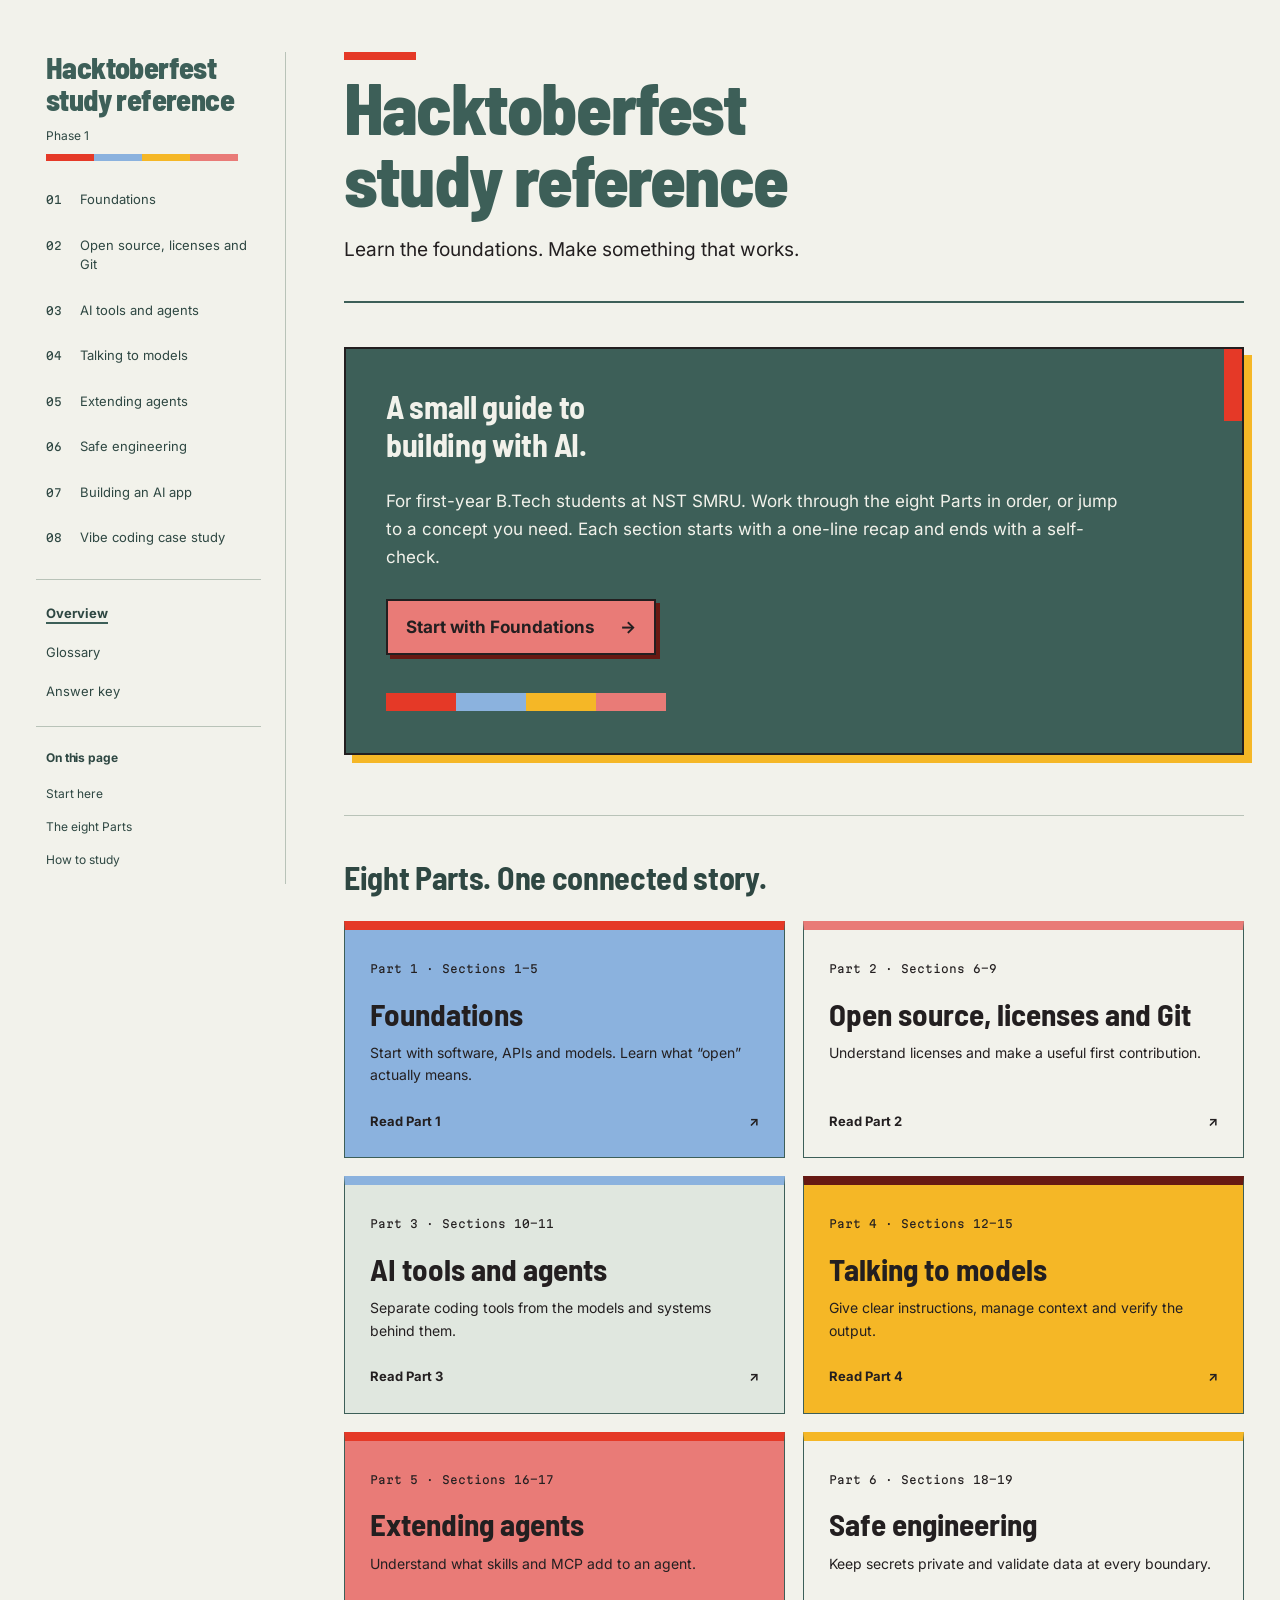
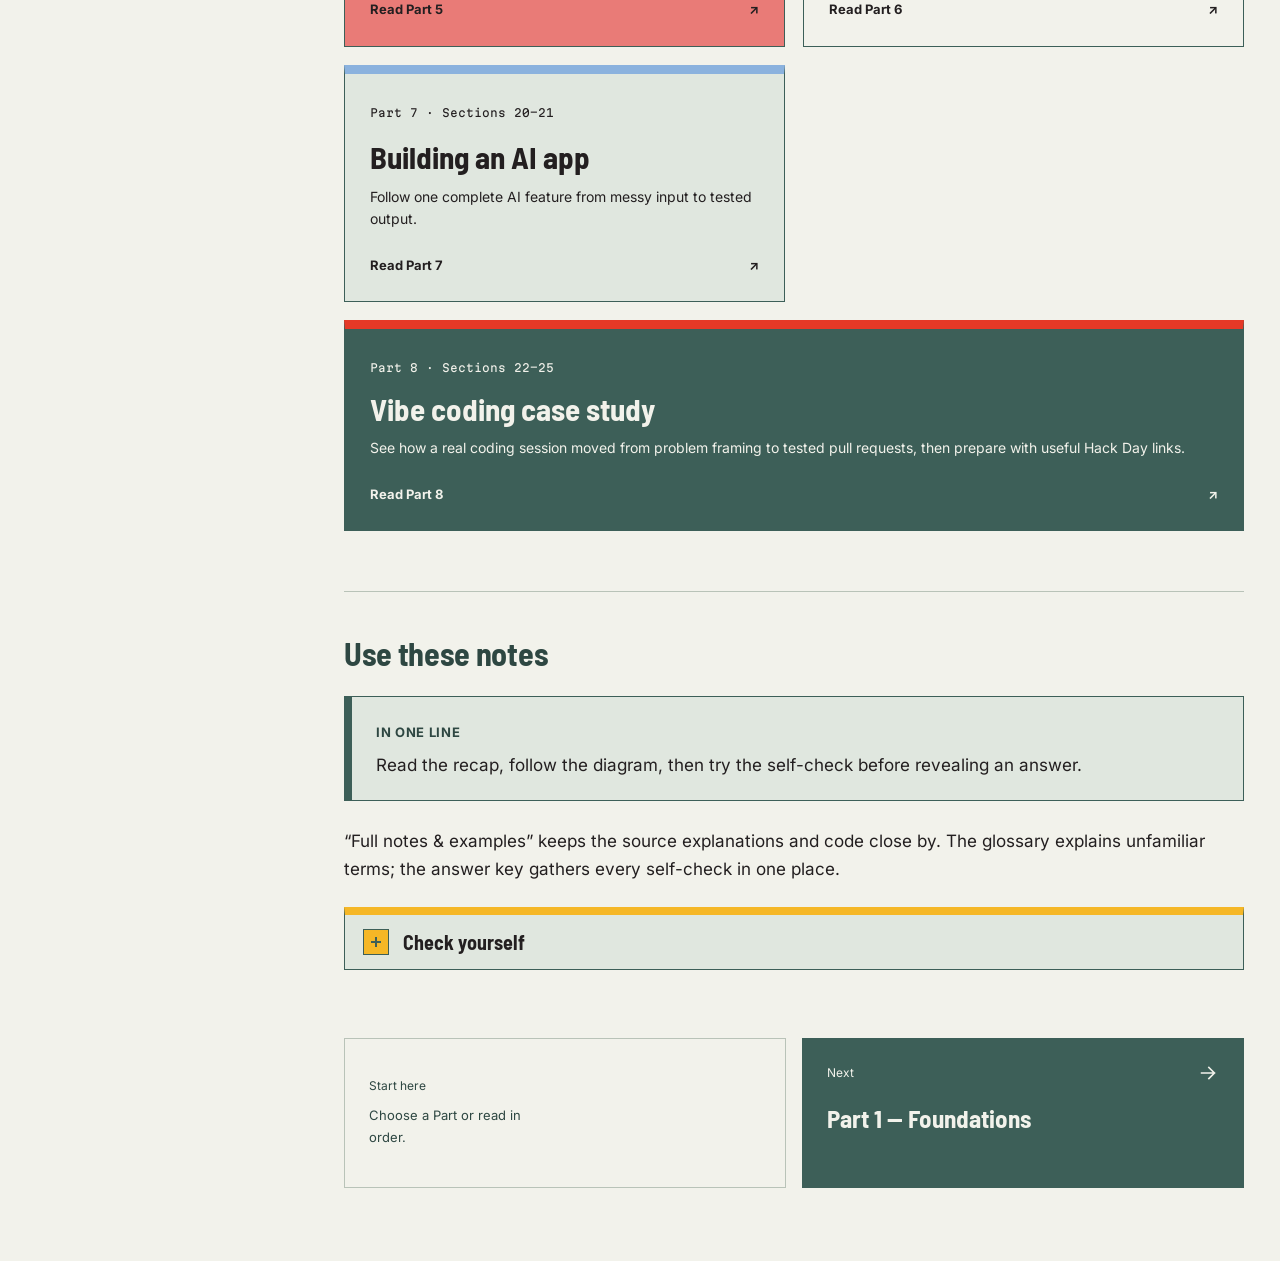
<file: index.html>
<!doctype html><html lang="en">
<head><meta charset="utf-8"><meta name="viewport" content="width=device-width,initial-scale=1"><title>Hacktoberfest study reference</title><meta name="description" content="Phase 1 study notes for first-year B.Tech students at NST SMRU."><link rel="stylesheet" href="assets/style.css"><script src="assets/site.js" defer></script></head>
<body><a class="skip" href="#main">Skip to content</a><div class="layout">
<aside aria-label="Study navigation"><a class="site-name" href="index.html">Hacktoberfest<br> study reference<span class="site-phase">Phase 1</span></a><details class="sidebar-menu" open><summary>Contents</summary><div class="sidebar-panel">
<nav class="part-nav" aria-label="Study Parts"><a href="part-1.html"><span class="nav-number">01</span><span>Foundations</span></a><a href="part-2.html"><span class="nav-number">02</span><span>Open source, licenses and Git</span></a><a href="part-3.html"><span class="nav-number">03</span><span>AI tools and agents</span></a><a href="part-4.html"><span class="nav-number">04</span><span>Talking to models</span></a><a href="part-5.html"><span class="nav-number">05</span><span>Extending agents</span></a><a href="part-6.html"><span class="nav-number">06</span><span>Safe engineering</span></a><a href="part-7.html"><span class="nav-number">07</span><span>Building an AI app</span></a><a href="part-8.html"><span class="nav-number">08</span><span>Vibe coding case study</span></a></nav>
<nav class="reference-nav" aria-label="Reference pages"><a href="index.html" aria-current="page">Overview</a><a href="glossary.html">Glossary</a><a href="answers.html">Answer key</a></nav>
<nav class="page-toc" aria-label="On this page"><h2>On this page</h2><a href="#start">Start here</a><a href="#parts">The eight Parts</a><a href="#how">How to study</a></nav></div></details></aside>
<main id="main">
<div class="page-heading"><h1>Hacktoberfest study reference</h1><p>Learn the foundations. Make something that works.</p></div>
<section id="start"><h2>A small guide to building with AI.</h2><p>For first-year B.Tech students at NST SMRU. Work through the eight Parts in order, or jump to a concept you need. Each section starts with a one-line recap and ends with a self-check.</p><a class="primary" href="part-1.html">Start with Foundations <span aria-hidden="true">→</span></a><div class="color-blocks" aria-hidden="true"><i></i><i></i><i></i><i></i></div></section>
<section id="parts"><h2>Eight Parts. One connected story.</h2><div class="cards"><a class="part-card" href="part-1.html"><span class="part-number">Part 1 · Sections 1–5</span><h3>Foundations</h3><p>Start with software, APIs and models. Learn what “open” actually means.</p><span class="card-link">Read Part 1 <span aria-hidden="true">↗</span></span></a><a class="part-card" href="part-2.html"><span class="part-number">Part 2 · Sections 6–9</span><h3>Open source, licenses and Git</h3><p>Understand licenses and make a useful first contribution.</p><span class="card-link">Read Part 2 <span aria-hidden="true">↗</span></span></a><a class="part-card" href="part-3.html"><span class="part-number">Part 3 · Sections 10–11</span><h3>AI tools and agents</h3><p>Separate coding tools from the models and systems behind them.</p><span class="card-link">Read Part 3 <span aria-hidden="true">↗</span></span></a><a class="part-card" href="part-4.html"><span class="part-number">Part 4 · Sections 12–15</span><h3>Talking to models</h3><p>Give clear instructions, manage context and verify the output.</p><span class="card-link">Read Part 4 <span aria-hidden="true">↗</span></span></a><a class="part-card" href="part-5.html"><span class="part-number">Part 5 · Sections 16–17</span><h3>Extending agents</h3><p>Understand what skills and MCP add to an agent.</p><span class="card-link">Read Part 5 <span aria-hidden="true">↗</span></span></a><a class="part-card" href="part-6.html"><span class="part-number">Part 6 · Sections 18–19</span><h3>Safe engineering</h3><p>Keep secrets private and validate data at every boundary.</p><span class="card-link">Read Part 6 <span aria-hidden="true">↗</span></span></a><a class="part-card" href="part-7.html"><span class="part-number">Part 7 · Sections 20–21</span><h3>Building an AI app</h3><p>Follow one complete AI feature from messy input to tested output.</p><span class="card-link">Read Part 7 <span aria-hidden="true">↗</span></span></a><a class="part-card" href="part-8.html"><span class="part-number">Part 8 · Sections 22–25</span><h3>Vibe coding case study</h3><p>See how a real coding session moved from problem framing to tested pull requests, then prepare with useful Hack Day links.</p><span class="card-link">Read Part 8 <span aria-hidden="true">↗</span></span></a></div></section>
<section id="how"><h2>Use these notes</h2><div class="one-line"><strong>In one line</strong><p>Read the recap, follow the diagram, then try the self-check before revealing an answer.</p></div><p>“Full notes &amp; examples” keeps the source explanations and code close by. The glossary explains unfamiliar terms; the answer key gathers every self-check in one place.</p><details class="check"><summary>Check yourself</summary><p><strong>Where should you look for an unfamiliar term?</strong></p><details class="answer-reveal"><summary>Reveal answer</summary><div class="answer">Open the <a href="glossary.html">glossary</a>. For a quick recap, start with an “In one line” box.</div></details></details></section>
<nav class="pager" aria-label="Previous and next pages"><div class="pager-start"><small>Start here</small><span>Choose a Part or read in order.</span></div><a class="page-next" rel="next" href="part-1.html"><span class="pager-direction"><small>Next</small><svg viewBox="0 0 24 24" width="22" height="22" aria-hidden="true" focusable="false"><path d="M5 12h14m-6-6 6 6-6 6" fill="none" stroke="currentColor" stroke-width="1.8" stroke-linecap="square"/></svg></span><strong>Part 1 — Foundations</strong></a></nav></main></div><p id="copy-status" class="sr-only" role="status" aria-live="polite"></p></body></html>
</file>
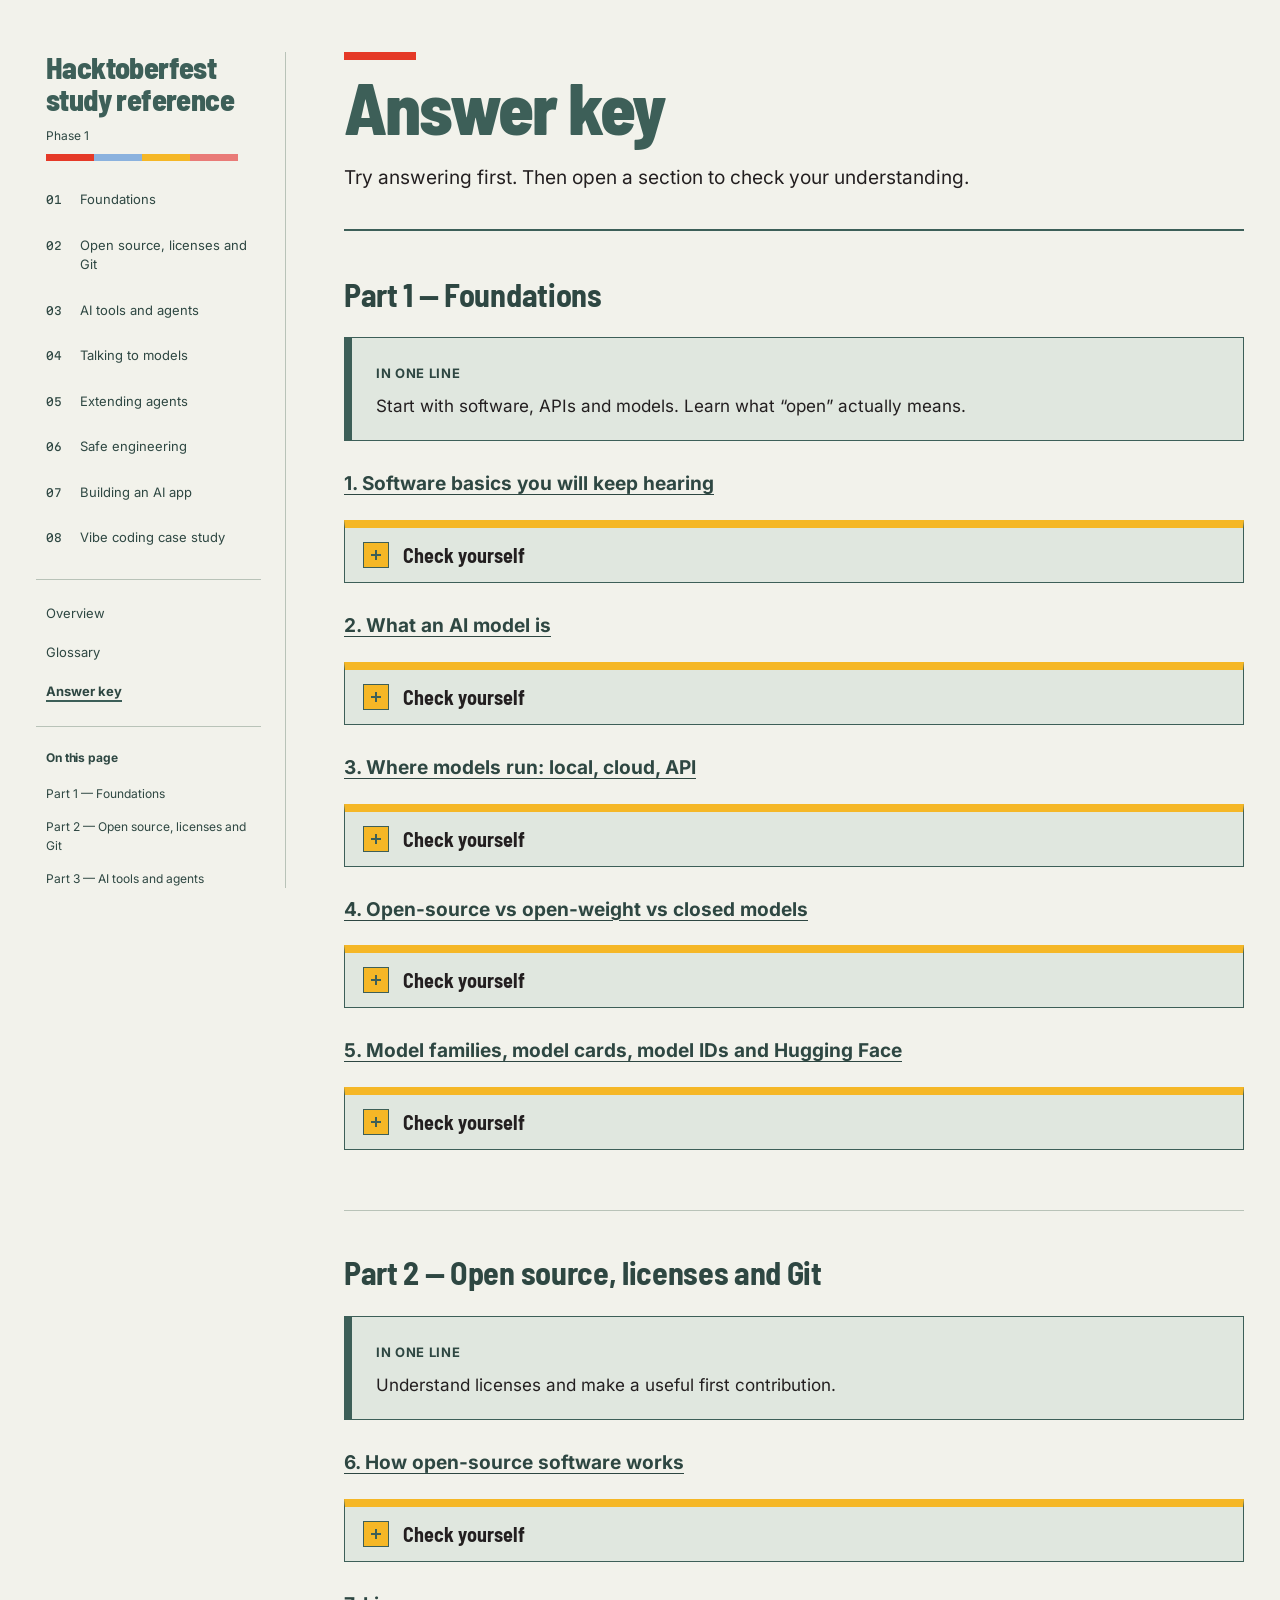
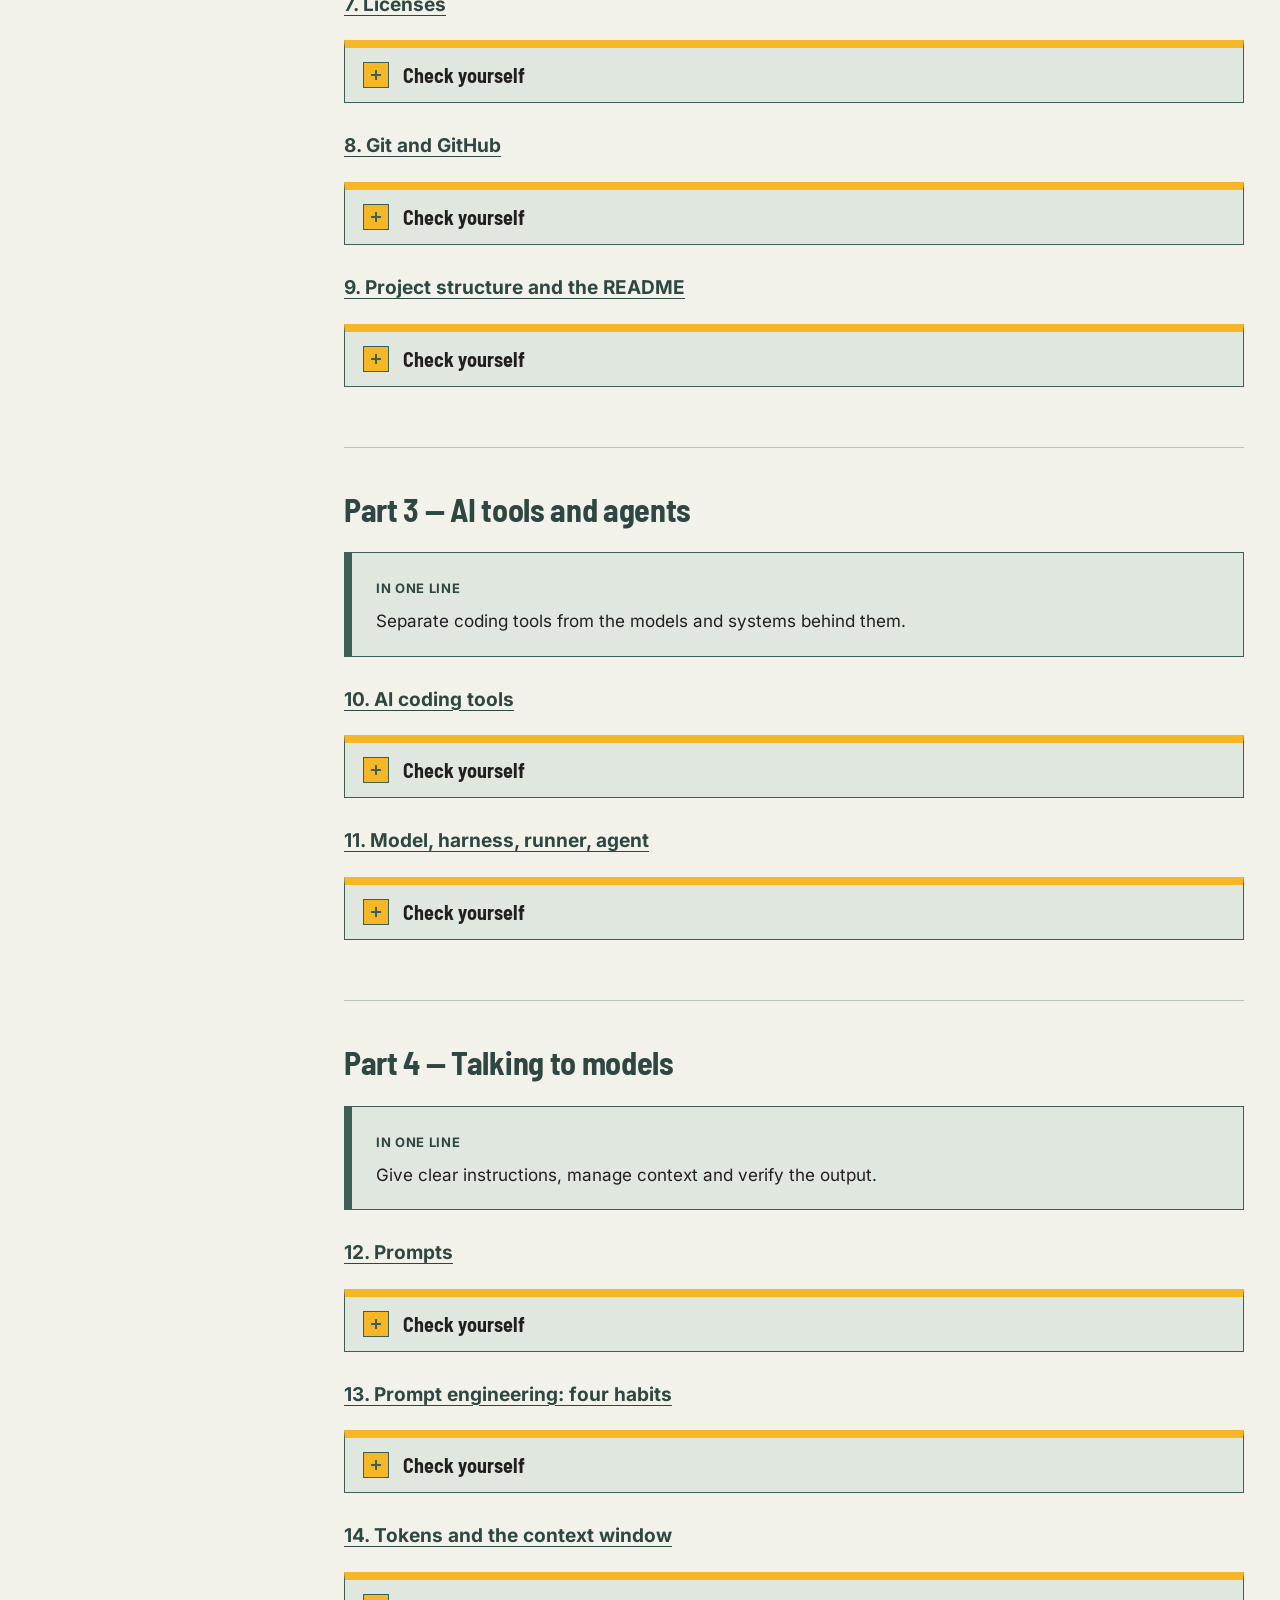
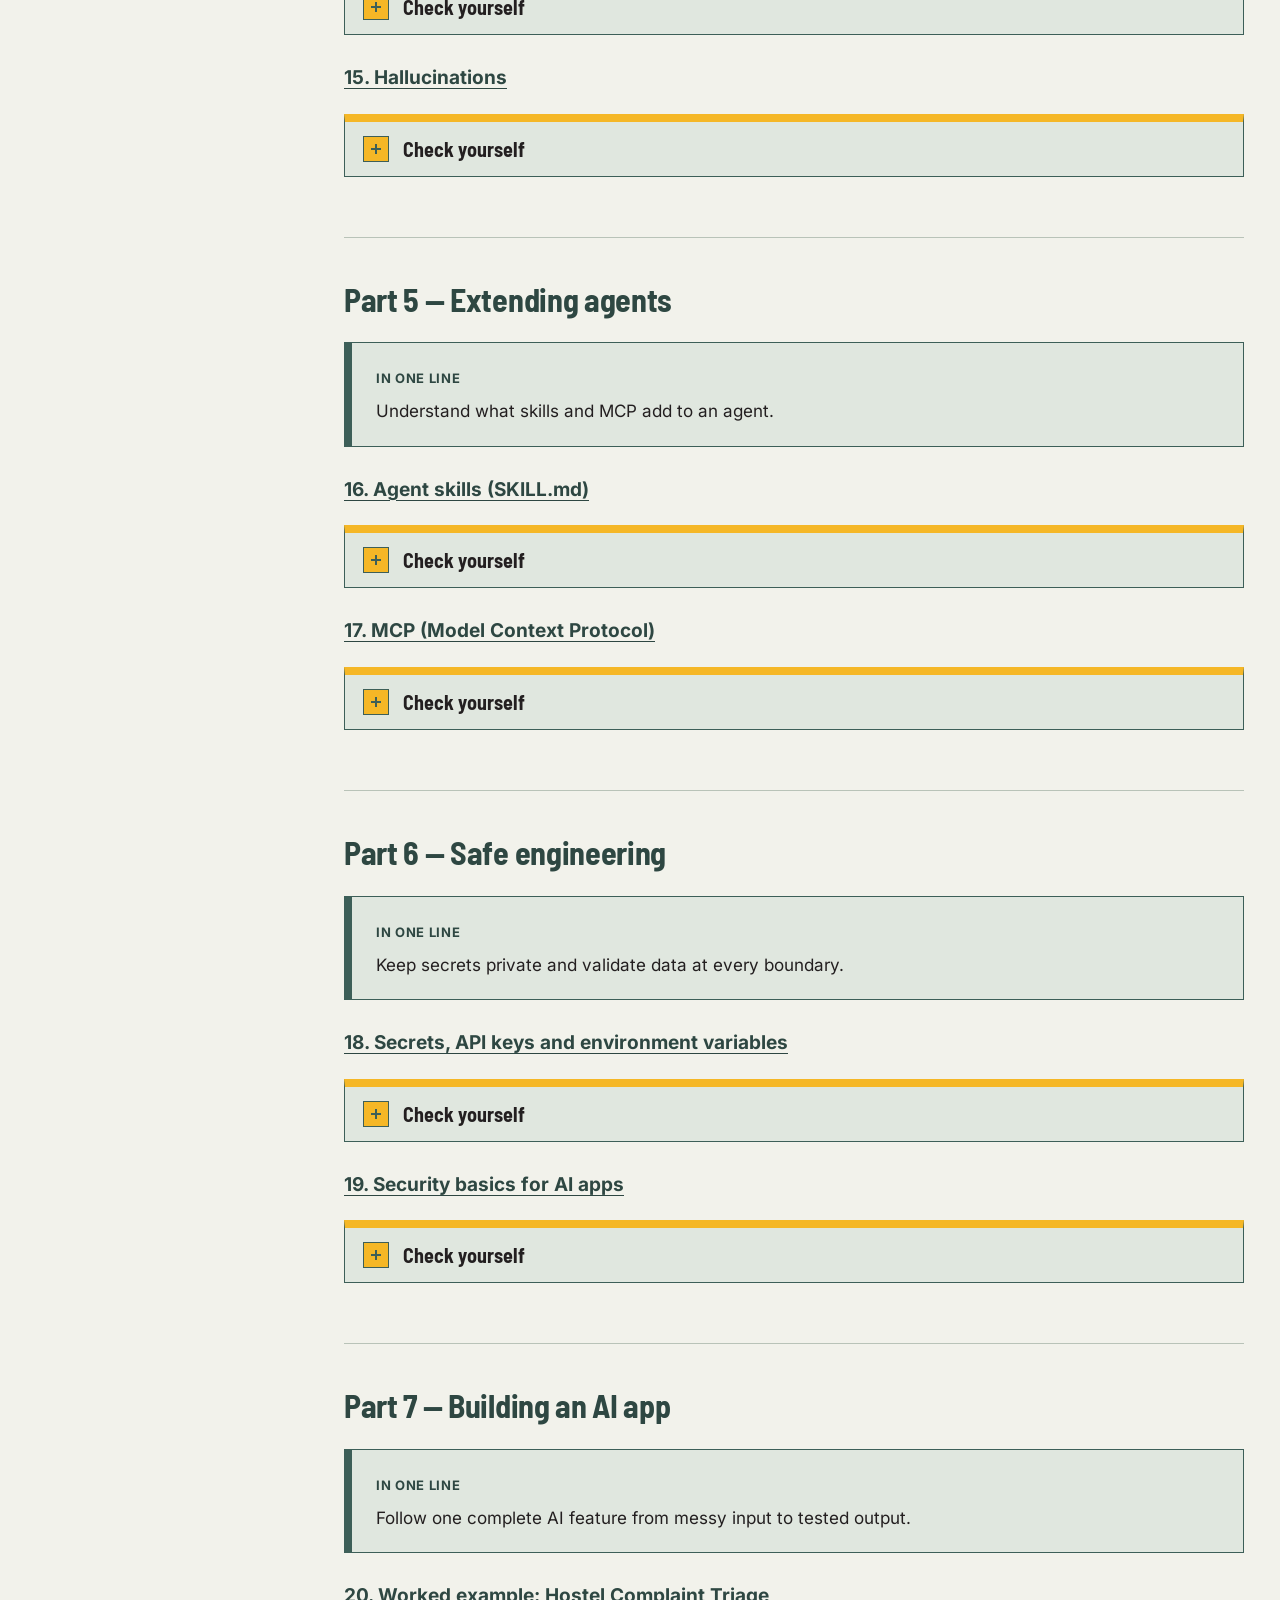
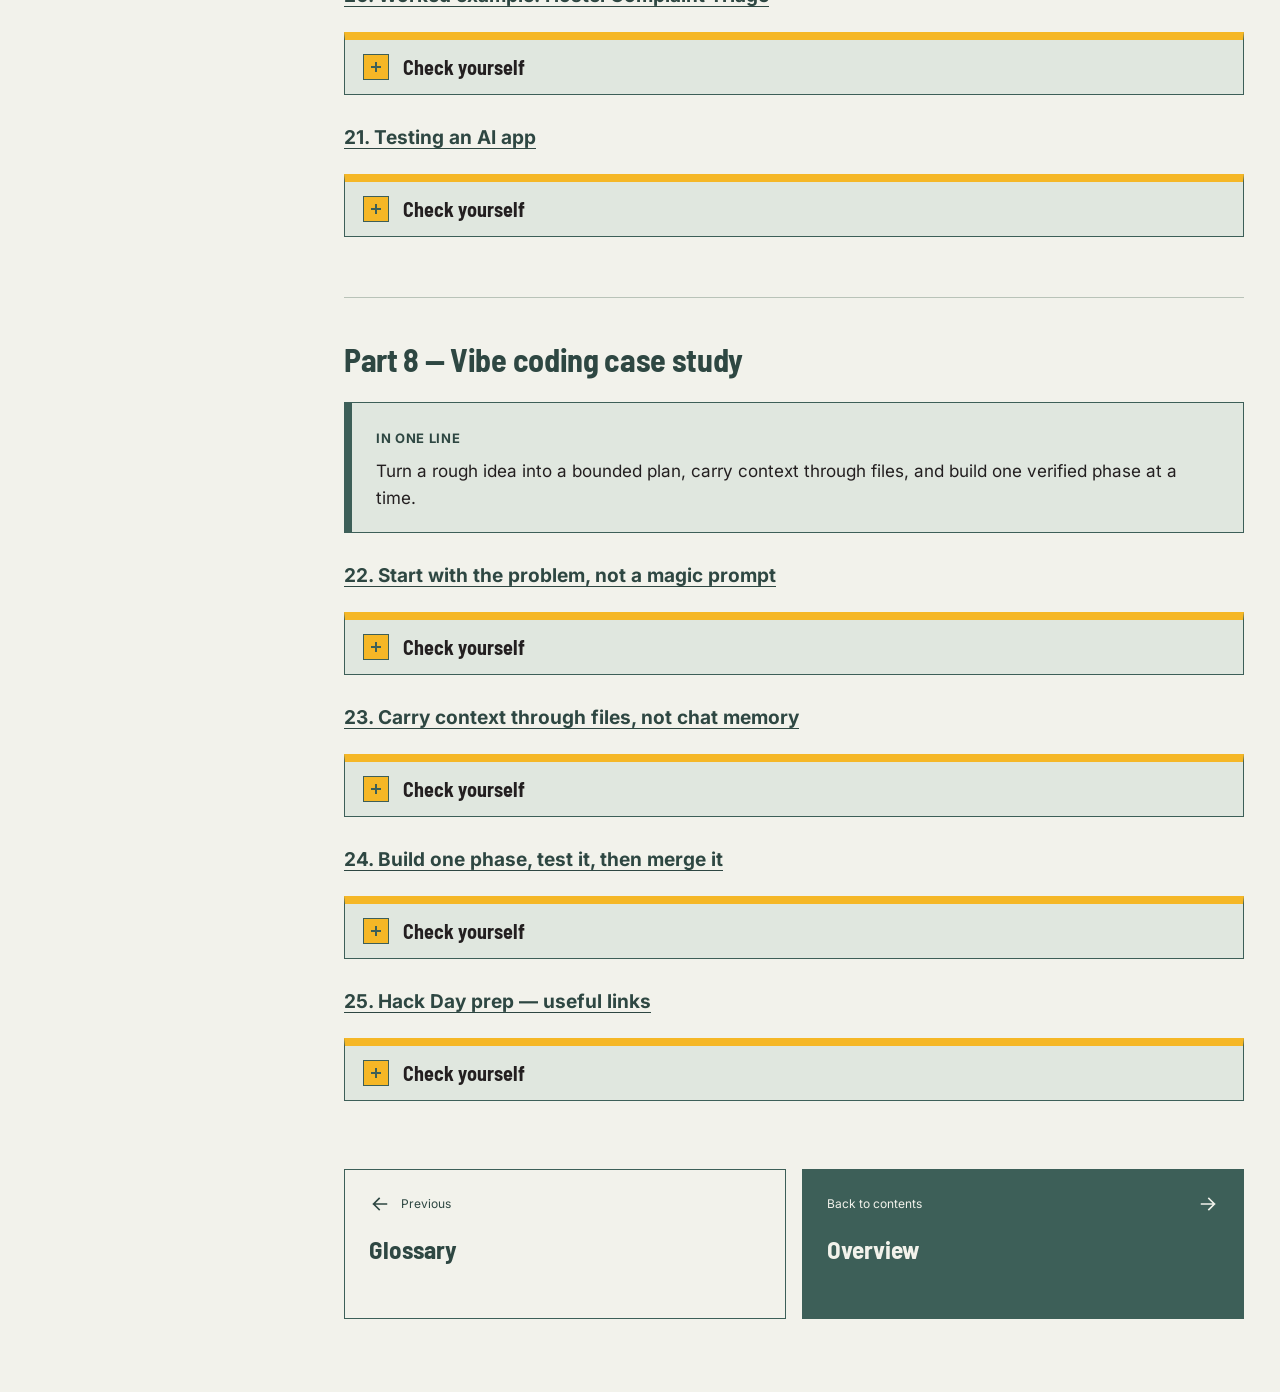
<file: answers.html>
<!doctype html><html lang="en">
<head><meta charset="utf-8"><meta name="viewport" content="width=device-width,initial-scale=1"><title>Answer key · Hacktoberfest study reference</title><meta name="description" content="Phase 1 study notes for first-year B.Tech students at NST SMRU."><link rel="stylesheet" href="assets/style.css"><script src="assets/site.js" defer></script></head>
<body><a class="skip" href="#main">Skip to content</a><div class="layout">
<aside aria-label="Study navigation"><a class="site-name" href="index.html">Hacktoberfest<br> study reference<span class="site-phase">Phase 1</span></a><details class="sidebar-menu" open><summary>Contents</summary><div class="sidebar-panel">
<nav class="part-nav" aria-label="Study Parts"><a href="part-1.html"><span class="nav-number">01</span><span>Foundations</span></a><a href="part-2.html"><span class="nav-number">02</span><span>Open source, licenses and Git</span></a><a href="part-3.html"><span class="nav-number">03</span><span>AI tools and agents</span></a><a href="part-4.html"><span class="nav-number">04</span><span>Talking to models</span></a><a href="part-5.html"><span class="nav-number">05</span><span>Extending agents</span></a><a href="part-6.html"><span class="nav-number">06</span><span>Safe engineering</span></a><a href="part-7.html"><span class="nav-number">07</span><span>Building an AI app</span></a><a href="part-8.html"><span class="nav-number">08</span><span>Vibe coding case study</span></a></nav>
<nav class="reference-nav" aria-label="Reference pages"><a href="index.html">Overview</a><a href="glossary.html">Glossary</a><a href="answers.html" aria-current="page">Answer key</a></nav>
<nav class="page-toc" aria-label="On this page"><h2>On this page</h2><a href="#answer-part-1">Part 1 — Foundations</a><a href="#answer-part-2">Part 2 — Open source, licenses and Git</a><a href="#answer-part-3">Part 3 — AI tools and agents</a><a href="#answer-part-4">Part 4 — Talking to models</a><a href="#answer-part-5">Part 5 — Extending agents</a><a href="#answer-part-6">Part 6 — Safe engineering</a><a href="#answer-part-7">Part 7 — Building an AI app</a><a href="#answer-part-8">Part 8 — Vibe coding case study</a></nav></div></details></aside>
<main id="main">
<div class="page-heading"><h1>Answer key</h1><p>Try answering first. Then open a section to check your understanding.</p></div>
<section id="answer-part-1"><h2>Part 1 — Foundations</h2><div class="one-line"><strong>In one line</strong><p>Start with software, APIs and models. Learn what “open” actually means.</p></div><h3><a href="part-1.html#section-1">1. Software basics you will keep hearing</a></h3><details class="check"><summary>Check yourself</summary><ol><li><p><strong>What is the difference between the frontend and the backend?</strong></p><details class="answer-reveal"><summary>Reveal answer</summary><div class="answer">The frontend is what users see. The backend runs on a server and handles data and logic.</div></details></li><li><p><strong>Name the parts of an API request.</strong></p><details class="answer-reveal"><summary>Reveal answer</summary><div class="answer">Method, URL, headers, and body.</div></details></li><li><p><strong>What does status code 401 usually mean?</strong></p><details class="answer-reveal"><summary>Reveal answer</summary><div class="answer">A missing or wrong key (unauthorized).</div></details></li></ol></details><h3><a href="part-1.html#section-2">2. What an AI model is</a></h3><details class="check"><summary>Check yourself</summary><ol><li><p><strong>What is the difference between training and inference?</strong></p><details class="answer-reveal"><summary>Reveal answer</summary><div class="answer">Training adjusts the weights by learning from examples. Inference uses the trained model on new input.</div></details></li><li><p><strong>What does &quot;7B&quot; tell you about a model?</strong></p><details class="answer-reveal"><summary>Reveal answer</summary><div class="answer">It has about 7 billion parameters.</div></details></li><li><p><strong>Name two things besides weights that you need to run a model.</strong></p><details class="answer-reveal"><summary>Reveal answer</summary><div class="answer">Any two of: architecture, tokenizer, configuration, compatible software.</div></details></li></ol></details><h3><a href="part-1.html#section-3">3. Where models run: local, cloud, API</a></h3><details class="check"><summary>Check yourself</summary><ol><li><p><strong>Give one advantage and one disadvantage of running a model locally.</strong></p><details class="answer-reveal"><summary>Reveal answer</summary><div class="answer">For example: it&#x27;s free and private, but it&#x27;s limited by your laptop&#x27;s memory and speed.</div></details></li><li><p><strong>Is Ollama a model?</strong></p><details class="answer-reveal"><summary>Reveal answer</summary><div class="answer">No. It&#x27;s a runner.</div></details></li><li><p><strong>What does quantization do?</strong></p><details class="answer-reveal"><summary>Reveal answer</summary><div class="answer">It stores the weights with fewer bits, so the model is smaller and faster, with a small quality loss.</div></details></li></ol></details><h3><a href="part-1.html#section-4">4. Open-source vs open-weight vs closed models</a></h3><details class="check"><summary>Check yourself</summary><ol><li><p><strong>A company lets you use its model only through an API. Is the model open-weight?</strong></p><details class="answer-reveal"><summary>Reveal answer</summary><div class="answer">No. API-only access isn&#x27;t open-weight.</div></details></li><li><p><strong>Does the OSI definition require every piece of training data to be public?</strong></p><details class="answer-reveal"><summary>Reveal answer</summary><div class="answer">No. It requires enough information about the data.</div></details></li><li><p><strong>Is &quot;free to use&quot; the same as &quot;open source&quot;?</strong></p><details class="answer-reveal"><summary>Reveal answer</summary><div class="answer">No.</div></details></li></ol></details><h3><a href="part-1.html#section-5">5. Model families, model cards, model IDs and Hugging Face</a></h3><details class="check"><summary>Check yourself</summary><ol><li><p><strong>Why is &quot;we use Gemma&quot; not specific enough?</strong></p><details class="answer-reveal"><summary>Reveal answer</summary><div class="answer">Gemma is a family with many models. You need the exact model ID.</div></details></li><li><p><strong>What three things should you record about any model you use?</strong></p><details class="answer-reveal"><summary>Reveal answer</summary><div class="answer">The exact model ID and version, the source URL, and the license.</div></details></li><li><p><strong>What is a gated model?</strong></p><details class="answer-reveal"><summary>Reveal answer</summary><div class="answer">A model you must log in and accept the license for before downloading.</div></details></li></ol></details></section>
<section id="answer-part-2"><h2>Part 2 — Open source, licenses and Git</h2><div class="one-line"><strong>In one line</strong><p>Understand licenses and make a useful first contribution.</p></div><h3><a href="part-2.html#section-6">6. How open-source software works</a></h3><details class="check"><summary>Check yourself</summary><ol><li><p><strong>What is the difference between a fork and a branch?</strong></p><details class="answer-reveal"><summary>Reveal answer</summary><div class="answer">A fork is your own copy of someone&#x27;s repo. A branch is a line of work inside one repo.</div></details></li><li><p><strong>Which file explains how to contribute to a project?</strong></p><details class="answer-reveal"><summary>Reveal answer</summary><div class="answer">CONTRIBUTING.md.</div></details></li><li><p><strong>What makes a good first PR?</strong></p><details class="answer-reveal"><summary>Reveal answer</summary><div class="answer">Small, focused, tested, actually needed, and explained clearly.</div></details></li></ol></details><h3><a href="part-2.html#section-7">7. Licenses</a></h3><details class="check"><summary>Check yourself</summary><ol><li><p><strong>A repo is public but has no LICENSE. Can you freely copy its code?</strong></p><details class="answer-reveal"><summary>Reveal answer</summary><div class="answer">No. There is no automatic permission.</div></details></li><li><p><strong>When do GPL&#x27;s &quot;share the source&quot; duties apply?</strong></p><details class="answer-reveal"><summary>Reveal answer</summary><div class="answer">When you distribute the program or a changed copy.</div></details></li><li><p><strong>Your app is MIT and uses Gemma. Is Gemma now under MIT?</strong></p><details class="answer-reveal"><summary>Reveal answer</summary><div class="answer">No. Gemma keeps its own terms.</div></details></li></ol></details><h3><a href="part-2.html#section-8">8. Git and GitHub</a></h3><details class="check"><summary>Check yourself</summary><ol><li><p><strong>What is a commit?</strong></p><details class="answer-reveal"><summary>Reveal answer</summary><div class="answer">A saved snapshot of changes, with a message.</div></details></li><li><p><strong>Which command shows what will go into your next commit?</strong></p><details class="answer-reveal"><summary>Reveal answer</summary><div class="answer">git status.</div></details></li><li><p><strong>Why should .env be listed in .gitignore?</strong></p><details class="answer-reveal"><summary>Reveal answer</summary><div class="answer">So real keys never get committed.</div></details></li></ol></details><h3><a href="part-2.html#section-9">9. Project structure and the README</a></h3><details class="check"><summary>Check yourself</summary><ol><li><p><strong>Name four things a README should contain.</strong></p><details class="answer-reveal"><summary>Reveal answer</summary><div class="answer">Any four: what it does and for whom, features and the model&#x27;s role, model ID, source and license, setup steps, how to run and test, limitations, the app license.</div></details></li><li><p><strong>Why commit .env.example but not .env?</strong></p><details class="answer-reveal"><summary>Reveal answer</summary><div class="answer">.env.example holds only fake values that show what&#x27;s needed. .env holds real secrets.</div></details></li></ol></details></section>
<section id="answer-part-3"><h2>Part 3 — AI tools and agents</h2><div class="one-line"><strong>In one line</strong><p>Separate coding tools from the models and systems behind them.</p></div><h3><a href="part-3.html#section-10">10. AI coding tools</a></h3><details class="check"><summary>Check yourself</summary><ol><li><p><strong>Name one chat assistant, one GUI agent, and one terminal agent.</strong></p><details class="answer-reveal"><summary>Reveal answer</summary><div class="answer">For example ChatGPT, Cursor, and Claude Code.</div></details></li><li><p><strong>Does a terminal agent always ask before running a command?</strong></p><details class="answer-reveal"><summary>Reveal answer</summary><div class="answer">No. It can auto-approve if that&#x27;s turned on.</div></details></li><li><p><strong>Is one category of tool always more autonomous than another?</strong></p><details class="answer-reveal"><summary>Reveal answer</summary><div class="answer">No. It depends on the tool and its settings.</div></details></li></ol></details><h3><a href="part-3.html#section-11">11. Model, harness, runner, agent</a></h3><details class="check"><summary>Check yourself</summary><ol><li><p><strong>Is Ollama a model, a runner, or a harness? What about OpenCode?</strong></p><details class="answer-reveal"><summary>Reveal answer</summary><div class="answer">Ollama is a runner. OpenCode is a harness.</div></details></li><li><p><strong>Why can&#x27;t a model edit your files by itself?</strong></p><details class="answer-reveal"><summary>Reveal answer</summary><div class="answer">The harness must provide and allow file tools.</div></details></li><li><p><strong>Write down the steps of the agent loop.</strong></p><details class="answer-reveal"><summary>Reveal answer</summary><div class="answer">Goal → look at context → choose action → use tool → look at result → update plan → repeat or stop.</div></details></li></ol></details></section>
<section id="answer-part-4"><h2>Part 4 — Talking to models</h2><div class="one-line"><strong>In one line</strong><p>Give clear instructions, manage context and verify the output.</p></div><h3><a href="part-4.html#section-12">12. Prompts</a></h3><details class="check"><summary>Check yourself</summary><ol><li><p><strong>List four things that can be part of a prompt.</strong></p><details class="answer-reveal"><summary>Reveal answer</summary><div class="answer">The task, extra rules, earlier messages, and attached files.</div></details></li><li><p><strong>What is the difference between a system prompt and a user prompt?</strong></p><details class="answer-reveal"><summary>Reveal answer</summary><div class="answer">The system prompt is the app&#x27;s standing instructions. The user prompt is the actual message.</div></details></li></ol></details><h3><a href="part-4.html#section-13">13. Prompt engineering: four habits</a></h3><details class="check"><summary>Check yourself</summary><ol><li><p><strong>What is few-shot prompting?</strong></p><details class="answer-reveal"><summary>Reveal answer</summary><div class="answer">Giving one or two small examples of the output you want.</div></details></li><li><p><strong>What are the four parts of Habit 2?</strong></p><details class="answer-reveal"><summary>Reveal answer</summary><div class="answer">Role, context, format, why.</div></details></li><li><p><strong>Why ask for null instead of a guessed room number?</strong></p><details class="answer-reveal"><summary>Reveal answer</summary><div class="answer">So the model doesn&#x27;t invent data; an honest blank is better than a wrong room.</div></details></li></ol></details><h3><a href="part-4.html#section-14">14. Tokens and the context window</a></h3><details class="check"><summary>Check yourself</summary><ol><li><p><strong>Roughly how many English words fit in 100 tokens?</strong></p><details class="answer-reveal"><summary>Reveal answer</summary><div class="answer">About 75.</div></details></li><li><p><strong>Does the model&#x27;s reply use context window space?</strong></p><details class="answer-reveal"><summary>Reveal answer</summary><div class="answer">Yes.</div></details></li><li><p><strong>Your chat has become long and confused. What should you do?</strong></p><details class="answer-reveal"><summary>Reveal answer</summary><div class="answer">Start a fresh chat and share only what matters.</div></details></li></ol></details><h3><a href="part-4.html#section-15">15. Hallucinations</a></h3><details class="check"><summary>Check yourself</summary><ol><li><p><strong>Why do models hallucinate?</strong></p><details class="answer-reveal"><summary>Reveal answer</summary><div class="answer">They predict text that sounds right and don&#x27;t automatically check facts.</div></details></li><li><p><strong>What should you check before running pip install on a package an AI suggested?</strong></p><details class="answer-reveal"><summary>Reveal answer</summary><div class="answer">That the package really exists on PyPI or npm, by reading its official page.</div></details></li></ol></details></section>
<section id="answer-part-5"><h2>Part 5 — Extending agents</h2><div class="one-line"><strong>In one line</strong><p>Understand what skills and MCP add to an agent.</p></div><h3><a href="part-5.html#section-16">16. Agent skills (SKILL.md)</a></h3><details class="check"><summary>Check yourself</summary><ol><li><p><strong>What file must every skill have?</strong></p><details class="answer-reveal"><summary>Reveal answer</summary><div class="answer">SKILL.md.</div></details></li><li><p><strong>Does adding a skill give an agent access to GitHub?</strong></p><details class="answer-reveal"><summary>Reveal answer</summary><div class="answer">No.</div></details></li><li><p><strong>What makes a skill good?</strong></p><details class="answer-reveal"><summary>Reveal answer</summary><div class="answer">A specific trigger, concrete steps, and a result you can check.</div></details></li></ol></details><h3><a href="part-5.html#section-17">17. MCP (Model Context Protocol)</a></h3><details class="check"><summary>Check yourself</summary><ol><li><p><strong>What is the difference between an MCP host and an MCP server?</strong></p><details class="answer-reveal"><summary>Reveal answer</summary><div class="answer">The host is the AI app. The server offers tools to it.</div></details></li><li><p><strong>How is a skill different from an MCP server?</strong></p><details class="answer-reveal"><summary>Reveal answer</summary><div class="answer">A skill gives steps to follow. An MCP server provides a connection to an outside tool.</div></details></li><li><p><strong>What does &quot;least privilege&quot; mean?</strong></p><details class="answer-reveal"><summary>Reveal answer</summary><div class="answer">Giving only the access that is really needed.</div></details></li></ol></details></section>
<section id="answer-part-6"><h2>Part 6 — Safe engineering</h2><div class="one-line"><strong>In one line</strong><p>Keep secrets private and validate data at every boundary.</p></div><h3><a href="part-6.html#section-18">18. Secrets, API keys and environment variables</a></h3><details class="check"><summary>Check yourself</summary><ol><li><p><strong>Which is safe to commit: .env or .env.example?</strong></p><details class="answer-reveal"><summary>Reveal answer</summary><div class="answer">.env.example.</div></details></li><li><p><strong>You pushed a key and deleted it in the next commit. Are you safe?</strong></p><details class="answer-reveal"><summary>Reveal answer</summary><div class="answer">No. The key is still in Git history, so rotate it now.</div></details></li><li><p><strong>Why shouldn&#x27;t an API key be in browser code?</strong></p><details class="answer-reveal"><summary>Reveal answer</summary><div class="answer">Anyone can read browser code and steal the key.</div></details></li></ol></details><h3><a href="part-6.html#section-19">19. Security basics for AI apps</a></h3><details class="check"><summary>Check yourself</summary><ol><li><p><strong>What is prompt injection?</strong></p><details class="answer-reveal"><summary>Reveal answer</summary><div class="answer">Hidden instructions inside outside text that try to control the model.</div></details></li><li><p><strong>Why should you validate the model&#x27;s output?</strong></p><details class="answer-reveal"><summary>Reveal answer</summary><div class="answer">It can be broken or wrong, and bad data could crash the app or mislead users.</div></details></li></ol></details></section>
<section id="answer-part-7"><h2>Part 7 — Building an AI app</h2><div class="one-line"><strong>In one line</strong><p>Follow one complete AI feature from messy input to tested output.</p></div><h3><a href="part-7.html#section-20">20. Worked example: Hostel Complaint Triage</a></h3><details class="check"><summary>Check yourself</summary><ol><li><p><strong>List the five steps of the MVP flow.</strong></p><details class="answer-reveal"><summary>Reveal answer</summary><div class="answer">Submit message → backend sends it to the model → model returns JSON → backend validates it → dashboard shows the card and allows correction.</div></details></li><li><p><strong>In the code sketch, why is JSON.parse not the last step?</strong></p><details class="answer-reveal"><summary>Reveal answer</summary><div class="answer">The model&#x27;s JSON can still have missing or wrong values, so you must validate it.</div></details></li></ol></details><h3><a href="part-7.html#section-21">21. Testing an AI app</a></h3><details class="check"><summary>Check yourself</summary><ol><li><p><strong>Name three tricky inputs to test in a triage app.</strong></p><details class="answer-reveal"><summary>Reveal answer</summary><div class="answer">Any three: no room number, slang or typos, duplicates, mixed urgency signals.</div></details></li><li><p><strong>What should your app do if the model returns invalid JSON?</strong></p><details class="answer-reveal"><summary>Reveal answer</summary><div class="answer">Show a clear error or retry, and not crash or save bad data.</div></details></li></ol></details></section>
<section id="answer-part-8"><h2>Part 8 — Vibe coding case study</h2><div class="one-line"><strong>In one line</strong><p>Turn a rough idea into a bounded plan, carry context through files, and build one verified phase at a time.</p></div><h3><a href="part-8.html#section-22">22. Start with the problem, not a magic prompt</a></h3><details class="check"><summary>Check yourself</summary><ol><li><p><strong>Why is “build me a hostel dashboard” a weak first prompt?</strong></p><details class="answer-reveal"><summary>Reveal answer</summary><div class="answer">It describes a screen, not the real users, pain points, workflow, constraints or definition of success.</div></details></li><li><p><strong>What four capabilities formed the approved MVP?</strong></p><details class="answer-reveal"><summary>Reveal answer</summary><div class="answer">Import and triage, complaints board, complaint details, and WhatsApp work-order export.</div></details></li></ol></details><h3><a href="part-8.html#section-23">23. Carry context through files, not chat memory</a></h3><details class="check"><summary>Check yourself</summary><ol><li><p><strong>Which three documents carried the main product context?</strong></p><details class="answer-reveal"><summary>Reveal answer</summary><div class="answer">PRODUCT_SPECIFICATION.md, DESIGN.md and Build_PLAN.md.</div></details></li><li><p><strong>Did Antigravity and Codex need automatic chat synchronization?</strong></p><details class="answer-reveal"><summary>Reveal answer</summary><div class="answer">No. They recovered the important context from shared project files, source code and Git history.</div></details></li></ol></details><h3><a href="part-8.html#section-24">24. Build one phase, test it, then merge it</a></h3><details class="check"><summary>Check yourself</summary><ol><li><p><strong>Why was the real model connected after the demo workflow?</strong></p><details class="answer-reveal"><summary>Reveal answer</summary><div class="answer">The UI and data flow could be built and tested without spending model quota, and API failures stayed isolated to one later phase.</div></details></li><li><p><strong>What should happen before a phase is merged?</strong></p><details class="answer-reveal"><summary>Reveal answer</summary><div class="answer">The bounded feature should be implemented, tested, reviewed in a pull request and checked against its acceptance criteria.</div></details></li></ol></details><h3><a href="part-8.html#section-25">25. Hack Day prep — useful links</a></h3><details class="check"><summary>Check yourself</summary><ol><li><p><strong>Which resource helps you choose an application license?</strong></p><details class="answer-reveal"><summary>Reveal answer</summary><div class="answer">Choose a License at choosealicense.com.</div></details></li><li><p><strong>What is Context7 useful for?</strong></p><details class="answer-reveal"><summary>Reveal answer</summary><div class="answer">It supplies current library documentation so the agent is less likely to guess outdated APIs.</div></details></li><li><p><strong>Does MCP replace the open-weight model used by your product?</strong></p><details class="answer-reveal"><summary>Reveal answer</summary><div class="answer">No. MCP connects the agent or app to tools; the product’s model is a separate architectural choice.</div></details></li></ol></details></section>
<nav class="pager" aria-label="Previous and next pages"><a class="page-prev" rel="prev" href="glossary.html"><span class="pager-direction"><svg viewBox="0 0 24 24" width="22" height="22" aria-hidden="true" focusable="false"><path d="M5 12h14m-6-6 6 6-6 6" fill="none" stroke="currentColor" stroke-width="1.8" stroke-linecap="square"/></svg><small>Previous</small></span><strong>Glossary</strong></a><a class="page-next" rel="next" href="index.html"><span class="pager-direction"><small>Back to contents</small><svg viewBox="0 0 24 24" width="22" height="22" aria-hidden="true" focusable="false"><path d="M5 12h14m-6-6 6 6-6 6" fill="none" stroke="currentColor" stroke-width="1.8" stroke-linecap="square"/></svg></span><strong>Overview</strong></a></nav></main></div><p id="copy-status" class="sr-only" role="status" aria-live="polite"></p></body></html>
</file>
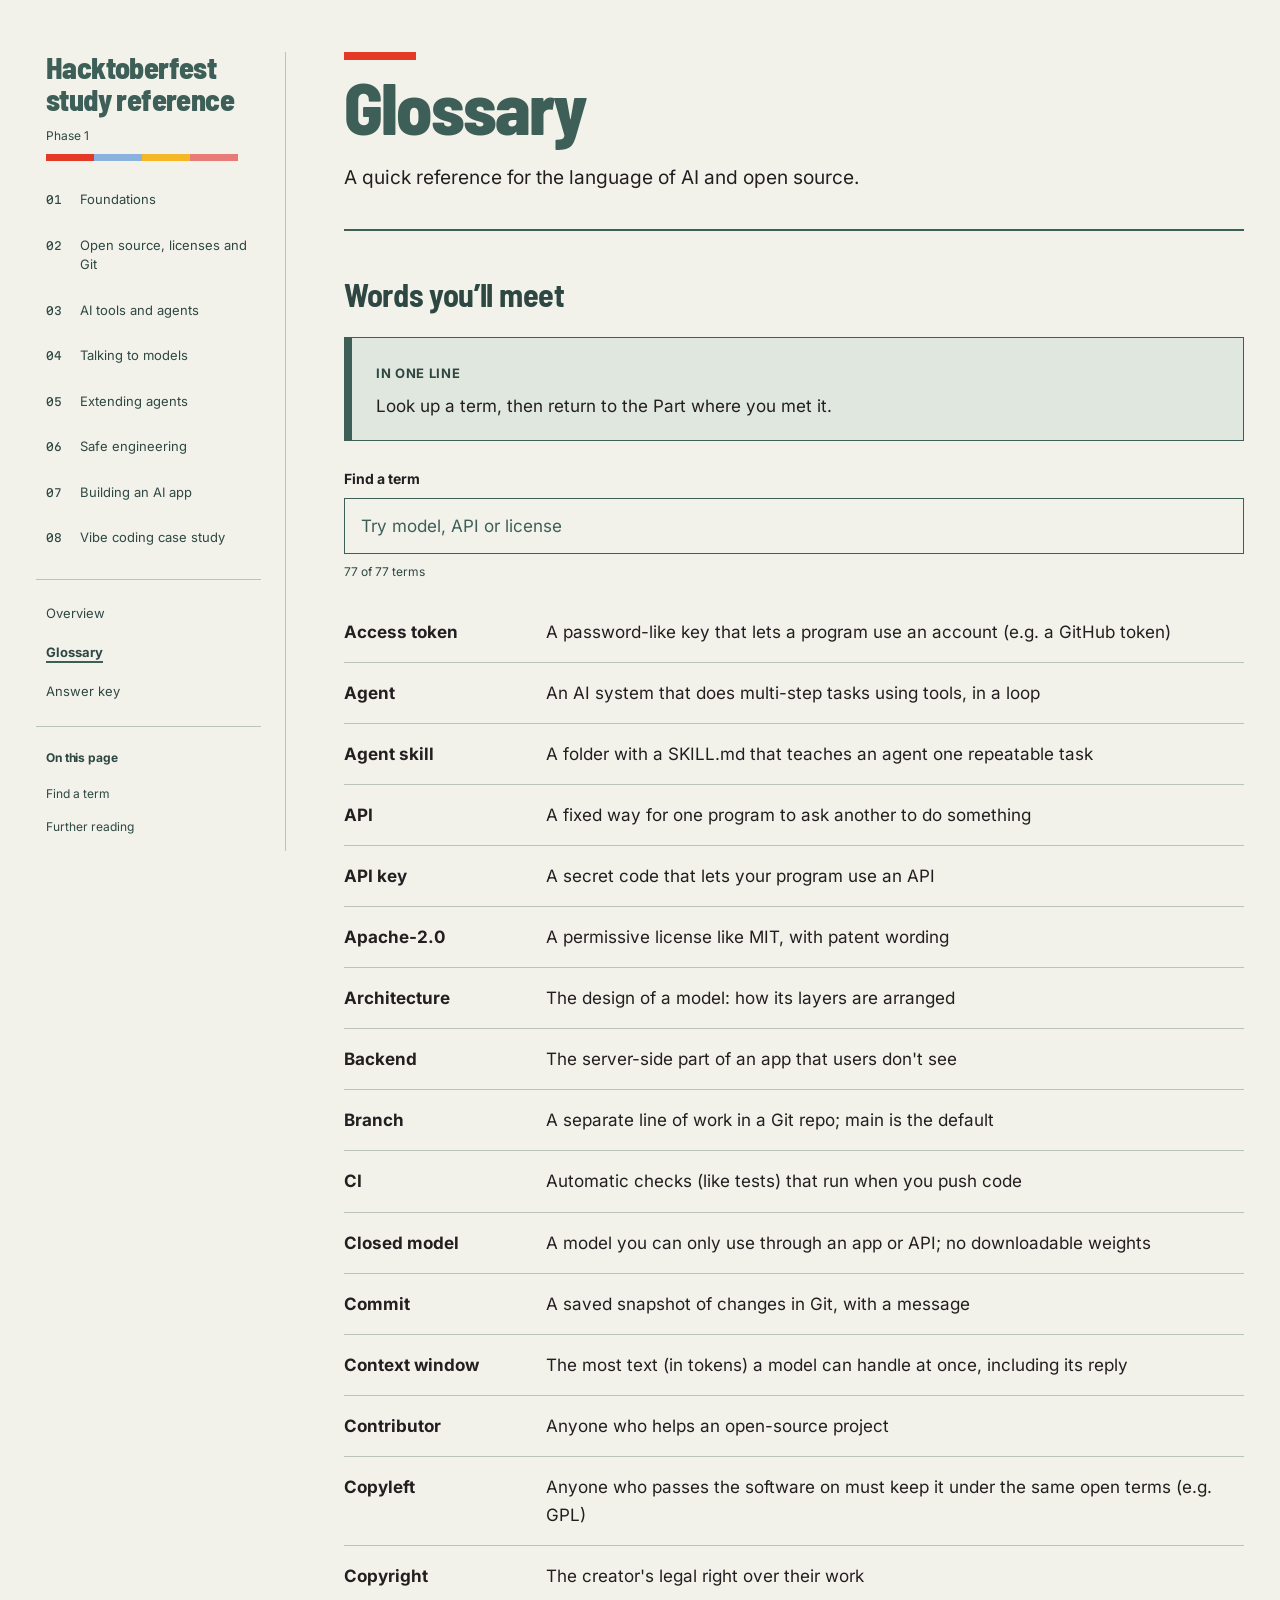
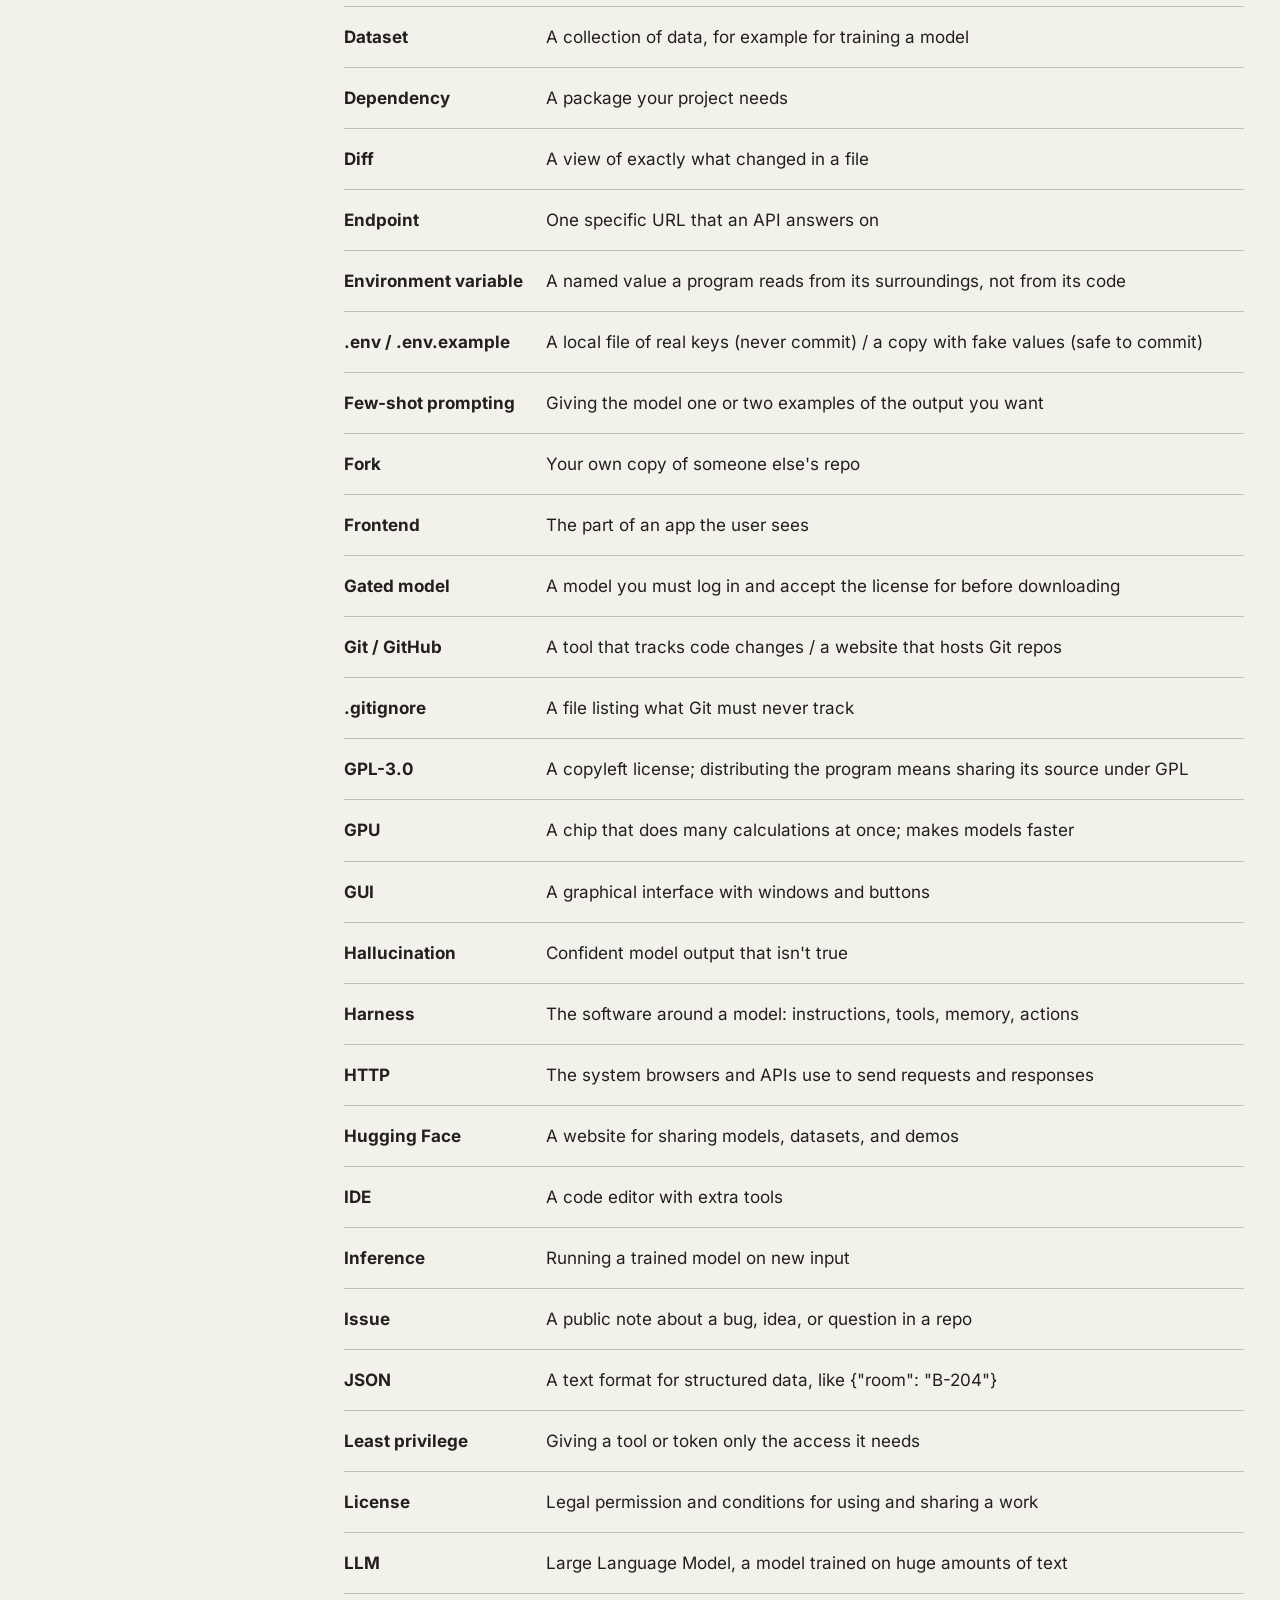
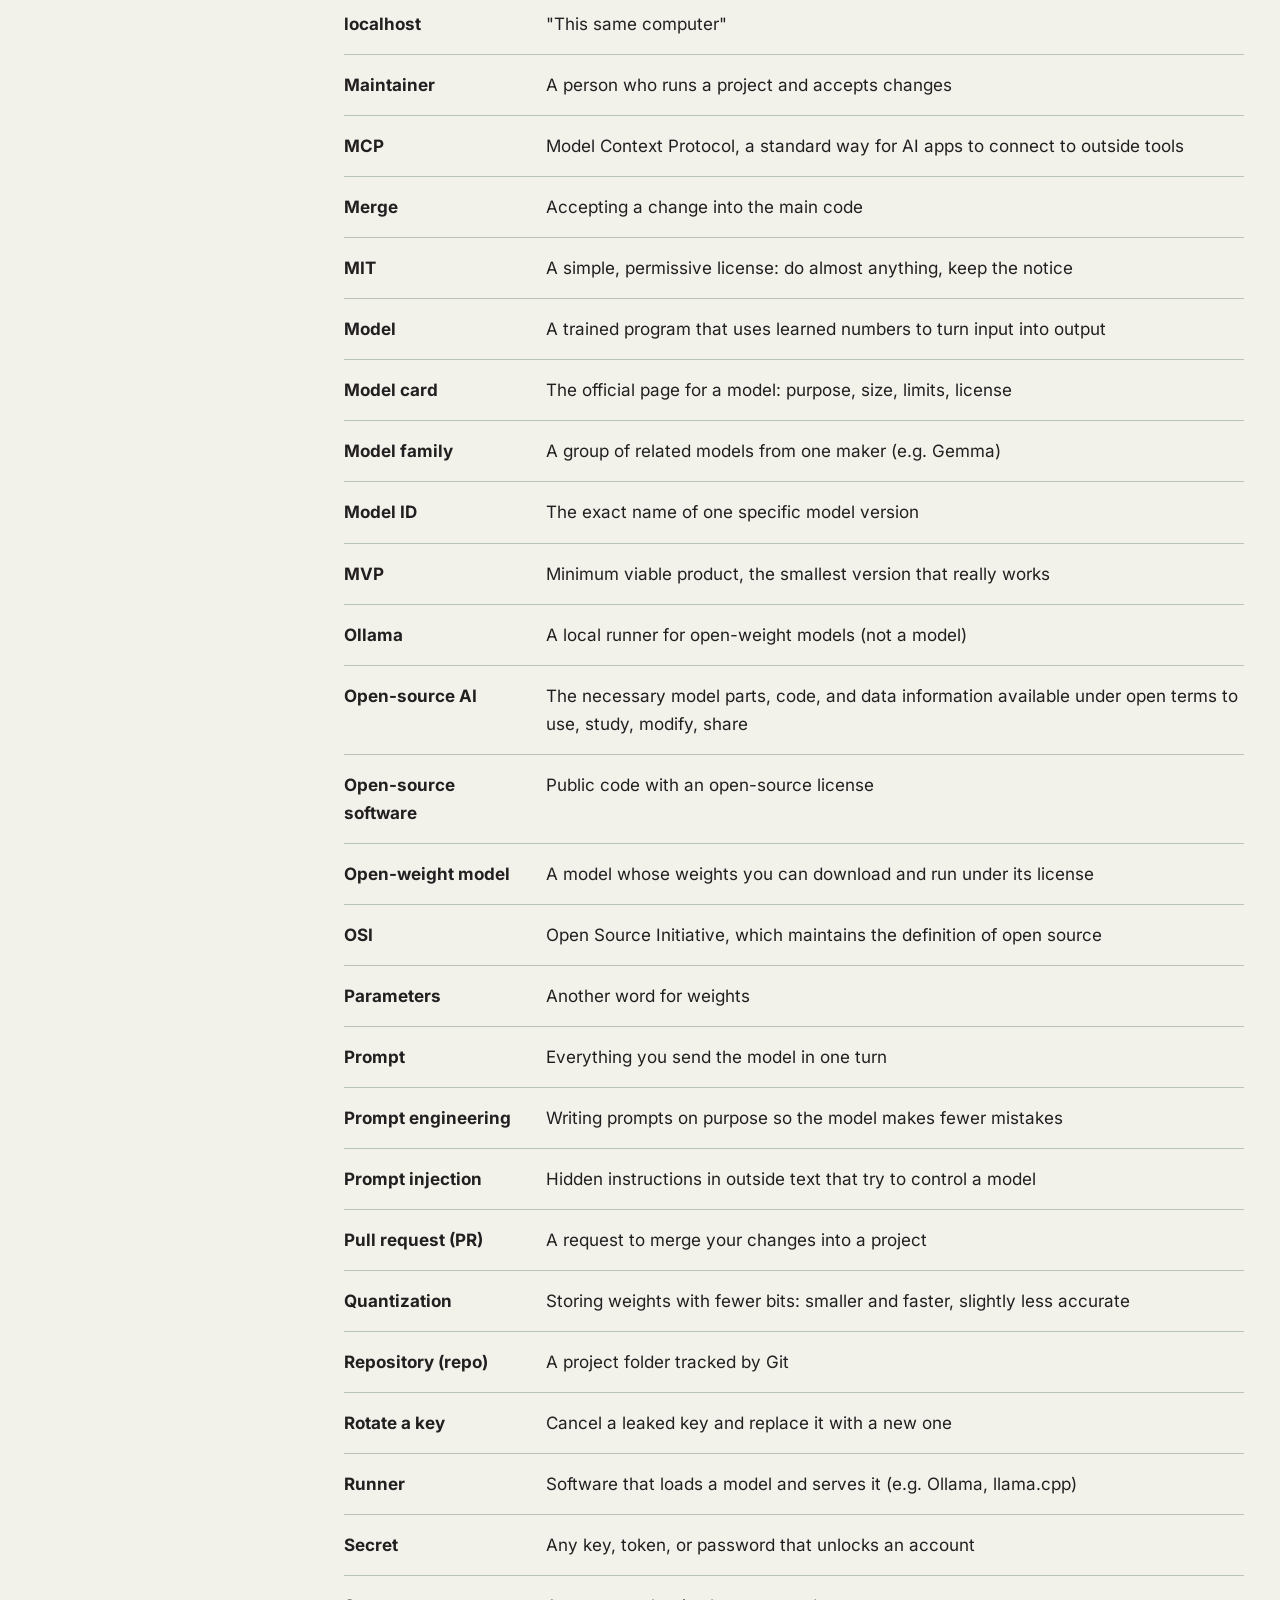
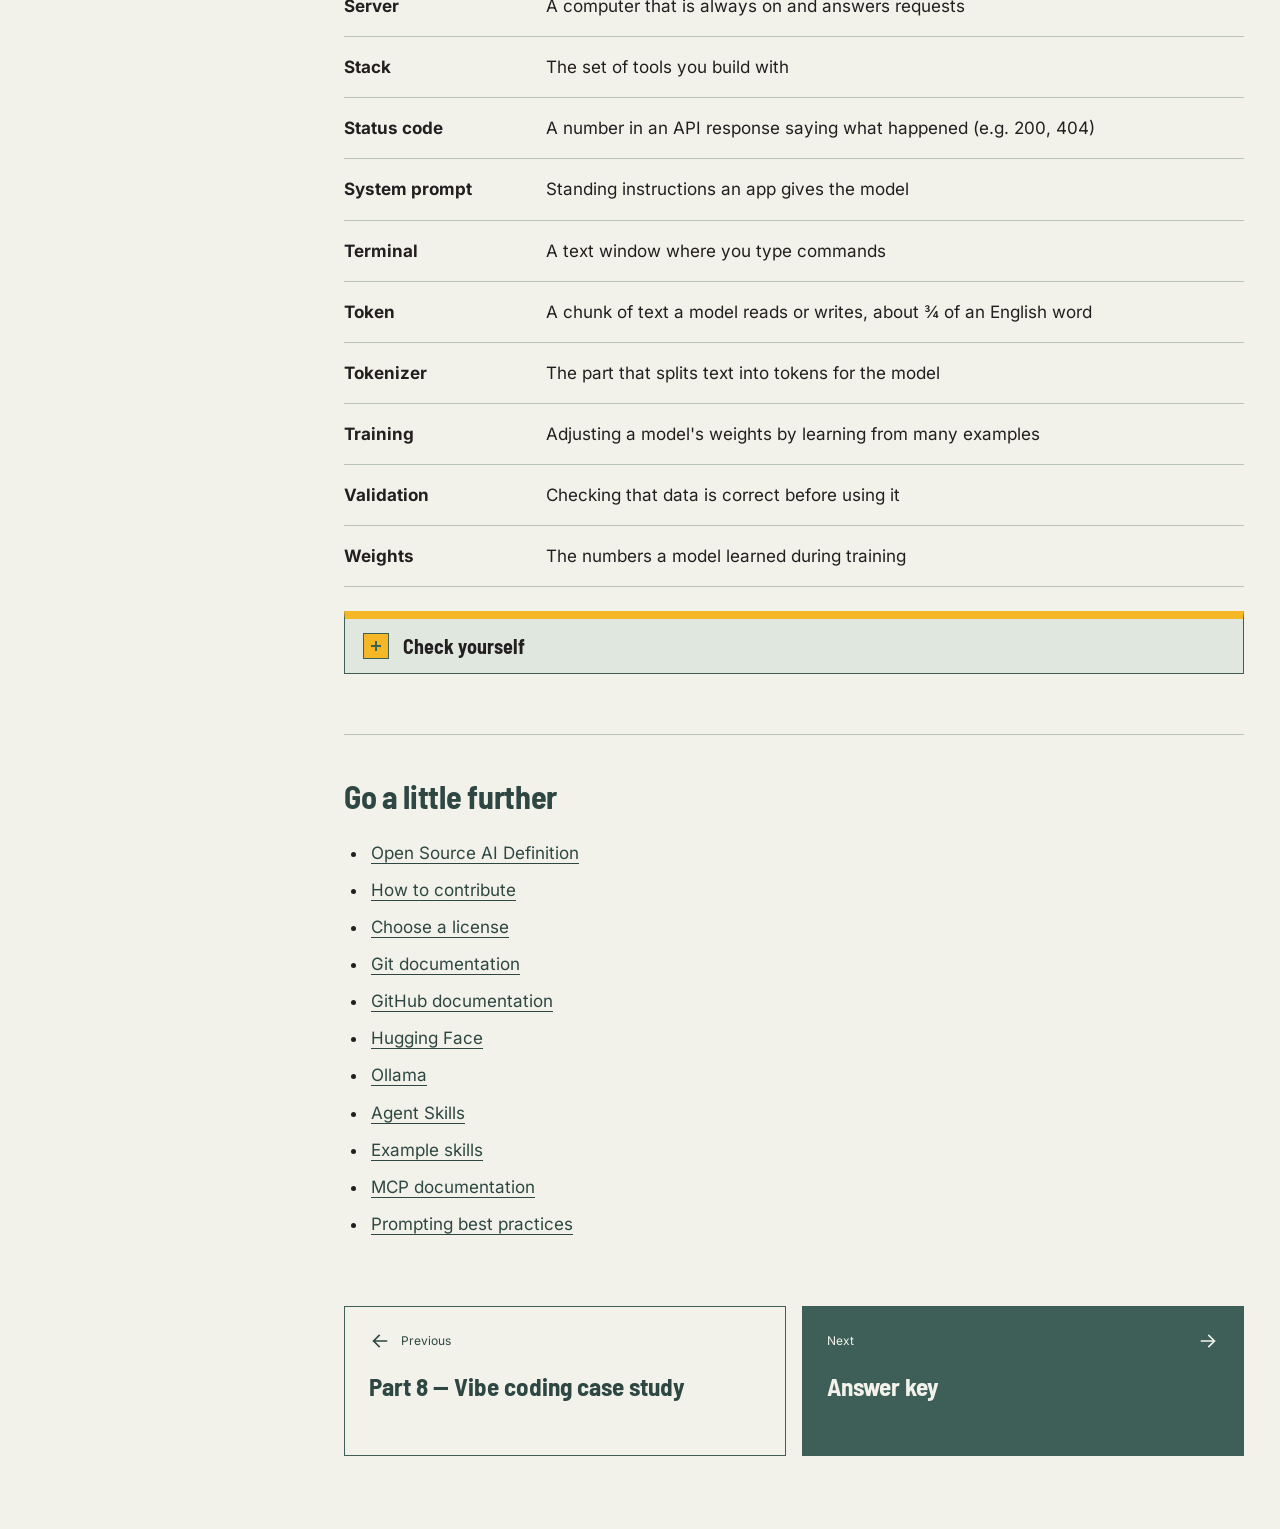
<file: glossary.html>
<!doctype html><html lang="en">
<head><meta charset="utf-8"><meta name="viewport" content="width=device-width,initial-scale=1"><title>Glossary · Hacktoberfest study reference</title><meta name="description" content="Phase 1 study notes for first-year B.Tech students at NST SMRU."><link rel="stylesheet" href="assets/style.css"><script src="assets/site.js" defer></script></head>
<body><a class="skip" href="#main">Skip to content</a><div class="layout">
<aside aria-label="Study navigation"><a class="site-name" href="index.html">Hacktoberfest<br> study reference<span class="site-phase">Phase 1</span></a><details class="sidebar-menu" open><summary>Contents</summary><div class="sidebar-panel">
<nav class="part-nav" aria-label="Study Parts"><a href="part-1.html"><span class="nav-number">01</span><span>Foundations</span></a><a href="part-2.html"><span class="nav-number">02</span><span>Open source, licenses and Git</span></a><a href="part-3.html"><span class="nav-number">03</span><span>AI tools and agents</span></a><a href="part-4.html"><span class="nav-number">04</span><span>Talking to models</span></a><a href="part-5.html"><span class="nav-number">05</span><span>Extending agents</span></a><a href="part-6.html"><span class="nav-number">06</span><span>Safe engineering</span></a><a href="part-7.html"><span class="nav-number">07</span><span>Building an AI app</span></a><a href="part-8.html"><span class="nav-number">08</span><span>Vibe coding case study</span></a></nav>
<nav class="reference-nav" aria-label="Reference pages"><a href="index.html">Overview</a><a href="glossary.html" aria-current="page">Glossary</a><a href="answers.html">Answer key</a></nav>
<nav class="page-toc" aria-label="On this page"><h2>On this page</h2><a href="#terms">Find a term</a><a href="#reading">Further reading</a></nav></div></details></aside>
<main id="main">
<div class="page-heading"><h1>Glossary</h1><p>A quick reference for the language of AI and open source.</p></div>
<section id="terms"><h2>Words you’ll meet</h2><div class="one-line"><strong>In one line</strong><p>Look up a term, then return to the Part where you met it.</p></div><label class="search-label" for="term-search">Find a term</label><input type="search" id="term-search" placeholder="Try model, API or license" autocomplete="off"><p id="term-count" role="status"></p><dl class="glossary"><div class="term"><dt>Access token</dt><dd>A password-like key that lets a program use an account (e.g. a GitHub token)</dd></div><div class="term"><dt>Agent</dt><dd>An AI system that does multi-step tasks using tools, in a loop</dd></div><div class="term"><dt>Agent skill</dt><dd>A folder with a SKILL.md that teaches an agent one repeatable task</dd></div><div class="term"><dt>API</dt><dd>A fixed way for one program to ask another to do something</dd></div><div class="term"><dt>API key</dt><dd>A secret code that lets your program use an API</dd></div><div class="term"><dt>Apache-2.0</dt><dd>A permissive license like MIT, with patent wording</dd></div><div class="term"><dt>Architecture</dt><dd>The design of a model: how its layers are arranged</dd></div><div class="term"><dt>Backend</dt><dd>The server-side part of an app that users don&#x27;t see</dd></div><div class="term"><dt>Branch</dt><dd>A separate line of work in a Git repo; main is the default</dd></div><div class="term"><dt>CI</dt><dd>Automatic checks (like tests) that run when you push code</dd></div><div class="term"><dt>Closed model</dt><dd>A model you can only use through an app or API; no downloadable weights</dd></div><div class="term"><dt>Commit</dt><dd>A saved snapshot of changes in Git, with a message</dd></div><div class="term"><dt>Context window</dt><dd>The most text (in tokens) a model can handle at once, including its reply</dd></div><div class="term"><dt>Contributor</dt><dd>Anyone who helps an open-source project</dd></div><div class="term"><dt>Copyleft</dt><dd>Anyone who passes the software on must keep it under the same open terms (e.g. GPL)</dd></div><div class="term"><dt>Copyright</dt><dd>The creator&#x27;s legal right over their work</dd></div><div class="term"><dt>Dataset</dt><dd>A collection of data, for example for training a model</dd></div><div class="term"><dt>Dependency</dt><dd>A package your project needs</dd></div><div class="term"><dt>Diff</dt><dd>A view of exactly what changed in a file</dd></div><div class="term"><dt>Endpoint</dt><dd>One specific URL that an API answers on</dd></div><div class="term"><dt>Environment variable</dt><dd>A named value a program reads from its surroundings, not from its code</dd></div><div class="term"><dt>.env / .env.example</dt><dd>A local file of real keys (never commit) / a copy with fake values (safe to commit)</dd></div><div class="term"><dt>Few-shot prompting</dt><dd>Giving the model one or two examples of the output you want</dd></div><div class="term"><dt>Fork</dt><dd>Your own copy of someone else&#x27;s repo</dd></div><div class="term"><dt>Frontend</dt><dd>The part of an app the user sees</dd></div><div class="term"><dt>Gated model</dt><dd>A model you must log in and accept the license for before downloading</dd></div><div class="term"><dt>Git / GitHub</dt><dd>A tool that tracks code changes / a website that hosts Git repos</dd></div><div class="term"><dt>.gitignore</dt><dd>A file listing what Git must never track</dd></div><div class="term"><dt>GPL-3.0</dt><dd>A copyleft license; distributing the program means sharing its source under GPL</dd></div><div class="term"><dt>GPU</dt><dd>A chip that does many calculations at once; makes models faster</dd></div><div class="term"><dt>GUI</dt><dd>A graphical interface with windows and buttons</dd></div><div class="term"><dt>Hallucination</dt><dd>Confident model output that isn&#x27;t true</dd></div><div class="term"><dt>Harness</dt><dd>The software around a model: instructions, tools, memory, actions</dd></div><div class="term"><dt>HTTP</dt><dd>The system browsers and APIs use to send requests and responses</dd></div><div class="term"><dt>Hugging Face</dt><dd>A website for sharing models, datasets, and demos</dd></div><div class="term"><dt>IDE</dt><dd>A code editor with extra tools</dd></div><div class="term"><dt>Inference</dt><dd>Running a trained model on new input</dd></div><div class="term"><dt>Issue</dt><dd>A public note about a bug, idea, or question in a repo</dd></div><div class="term"><dt>JSON</dt><dd>A text format for structured data, like {&quot;room&quot;: &quot;B-204&quot;}</dd></div><div class="term"><dt>Least privilege</dt><dd>Giving a tool or token only the access it needs</dd></div><div class="term"><dt>License</dt><dd>Legal permission and conditions for using and sharing a work</dd></div><div class="term"><dt>LLM</dt><dd>Large Language Model, a model trained on huge amounts of text</dd></div><div class="term"><dt>localhost</dt><dd>&quot;This same computer&quot;</dd></div><div class="term"><dt>Maintainer</dt><dd>A person who runs a project and accepts changes</dd></div><div class="term"><dt>MCP</dt><dd>Model Context Protocol, a standard way for AI apps to connect to outside tools</dd></div><div class="term"><dt>Merge</dt><dd>Accepting a change into the main code</dd></div><div class="term"><dt>MIT</dt><dd>A simple, permissive license: do almost anything, keep the notice</dd></div><div class="term"><dt>Model</dt><dd>A trained program that uses learned numbers to turn input into output</dd></div><div class="term"><dt>Model card</dt><dd>The official page for a model: purpose, size, limits, license</dd></div><div class="term"><dt>Model family</dt><dd>A group of related models from one maker (e.g. Gemma)</dd></div><div class="term"><dt>Model ID</dt><dd>The exact name of one specific model version</dd></div><div class="term"><dt>MVP</dt><dd>Minimum viable product, the smallest version that really works</dd></div><div class="term"><dt>Ollama</dt><dd>A local runner for open-weight models (not a model)</dd></div><div class="term"><dt>Open-source AI</dt><dd>The necessary model parts, code, and data information available under open terms to use, study, modify, share</dd></div><div class="term"><dt>Open-source software</dt><dd>Public code with an open-source license</dd></div><div class="term"><dt>Open-weight model</dt><dd>A model whose weights you can download and run under its license</dd></div><div class="term"><dt>OSI</dt><dd>Open Source Initiative, which maintains the definition of open source</dd></div><div class="term"><dt>Parameters</dt><dd>Another word for weights</dd></div><div class="term"><dt>Prompt</dt><dd>Everything you send the model in one turn</dd></div><div class="term"><dt>Prompt engineering</dt><dd>Writing prompts on purpose so the model makes fewer mistakes</dd></div><div class="term"><dt>Prompt injection</dt><dd>Hidden instructions in outside text that try to control a model</dd></div><div class="term"><dt>Pull request (PR)</dt><dd>A request to merge your changes into a project</dd></div><div class="term"><dt>Quantization</dt><dd>Storing weights with fewer bits: smaller and faster, slightly less accurate</dd></div><div class="term"><dt>Repository (repo)</dt><dd>A project folder tracked by Git</dd></div><div class="term"><dt>Rotate a key</dt><dd>Cancel a leaked key and replace it with a new one</dd></div><div class="term"><dt>Runner</dt><dd>Software that loads a model and serves it (e.g. Ollama, llama.cpp)</dd></div><div class="term"><dt>Secret</dt><dd>Any key, token, or password that unlocks an account</dd></div><div class="term"><dt>Server</dt><dd>A computer that is always on and answers requests</dd></div><div class="term"><dt>Stack</dt><dd>The set of tools you build with</dd></div><div class="term"><dt>Status code</dt><dd>A number in an API response saying what happened (e.g. 200, 404)</dd></div><div class="term"><dt>System prompt</dt><dd>Standing instructions an app gives the model</dd></div><div class="term"><dt>Terminal</dt><dd>A text window where you type commands</dd></div><div class="term"><dt>Token</dt><dd>A chunk of text a model reads or writes, about ¾ of an English word</dd></div><div class="term"><dt>Tokenizer</dt><dd>The part that splits text into tokens for the model</dd></div><div class="term"><dt>Training</dt><dd>Adjusting a model&#x27;s weights by learning from many examples</dd></div><div class="term"><dt>Validation</dt><dd>Checking that data is correct before using it</dd></div><div class="term"><dt>Weights</dt><dd>The numbers a model learned during training</dd></div></dl><p id="no-terms" hidden>No terms match. Try a shorter word.</p><details class="check"><summary>Check yourself</summary><p><strong>Is Ollama a model? What produces the output?</strong></p><details class="answer-reveal"><summary>Reveal answer</summary><div class="answer">Ollama is a local runner. The model produces the output.</div></details></details></section>
<section id="reading"><h2>Go a little further</h2><ul><li><a href="https://opensource.org/ai/open-source-ai-definition">Open Source AI Definition</a></li><li><a href="https://opensource.guide">How to contribute</a></li><li><a href="https://choosealicense.com">Choose a license</a></li><li><a href="https://git-scm.com/doc">Git documentation</a></li><li><a href="https://docs.github.com">GitHub documentation</a></li><li><a href="https://huggingface.co">Hugging Face</a></li><li><a href="https://ollama.com">Ollama</a></li><li><a href="https://agentskills.io">Agent Skills</a></li><li><a href="https://github.com/anthropics/skills">Example skills</a></li><li><a href="https://modelcontextprotocol.io">MCP documentation</a></li><li><a href="https://platform.claude.com/docs/en/build-with-claude/prompt-engineering/overview">Prompting best practices</a></li></ul></section>
<nav class="pager" aria-label="Previous and next pages"><a class="page-prev" rel="prev" href="part-8.html"><span class="pager-direction"><svg viewBox="0 0 24 24" width="22" height="22" aria-hidden="true" focusable="false"><path d="M5 12h14m-6-6 6 6-6 6" fill="none" stroke="currentColor" stroke-width="1.8" stroke-linecap="square"/></svg><small>Previous</small></span><strong>Part 8 — Vibe coding case study</strong></a><a class="page-next" rel="next" href="answers.html"><span class="pager-direction"><small>Next</small><svg viewBox="0 0 24 24" width="22" height="22" aria-hidden="true" focusable="false"><path d="M5 12h14m-6-6 6 6-6 6" fill="none" stroke="currentColor" stroke-width="1.8" stroke-linecap="square"/></svg></span><strong>Answer key</strong></a></nav></main></div><p id="copy-status" class="sr-only" role="status" aria-live="polite"></p></body></html>
</file>
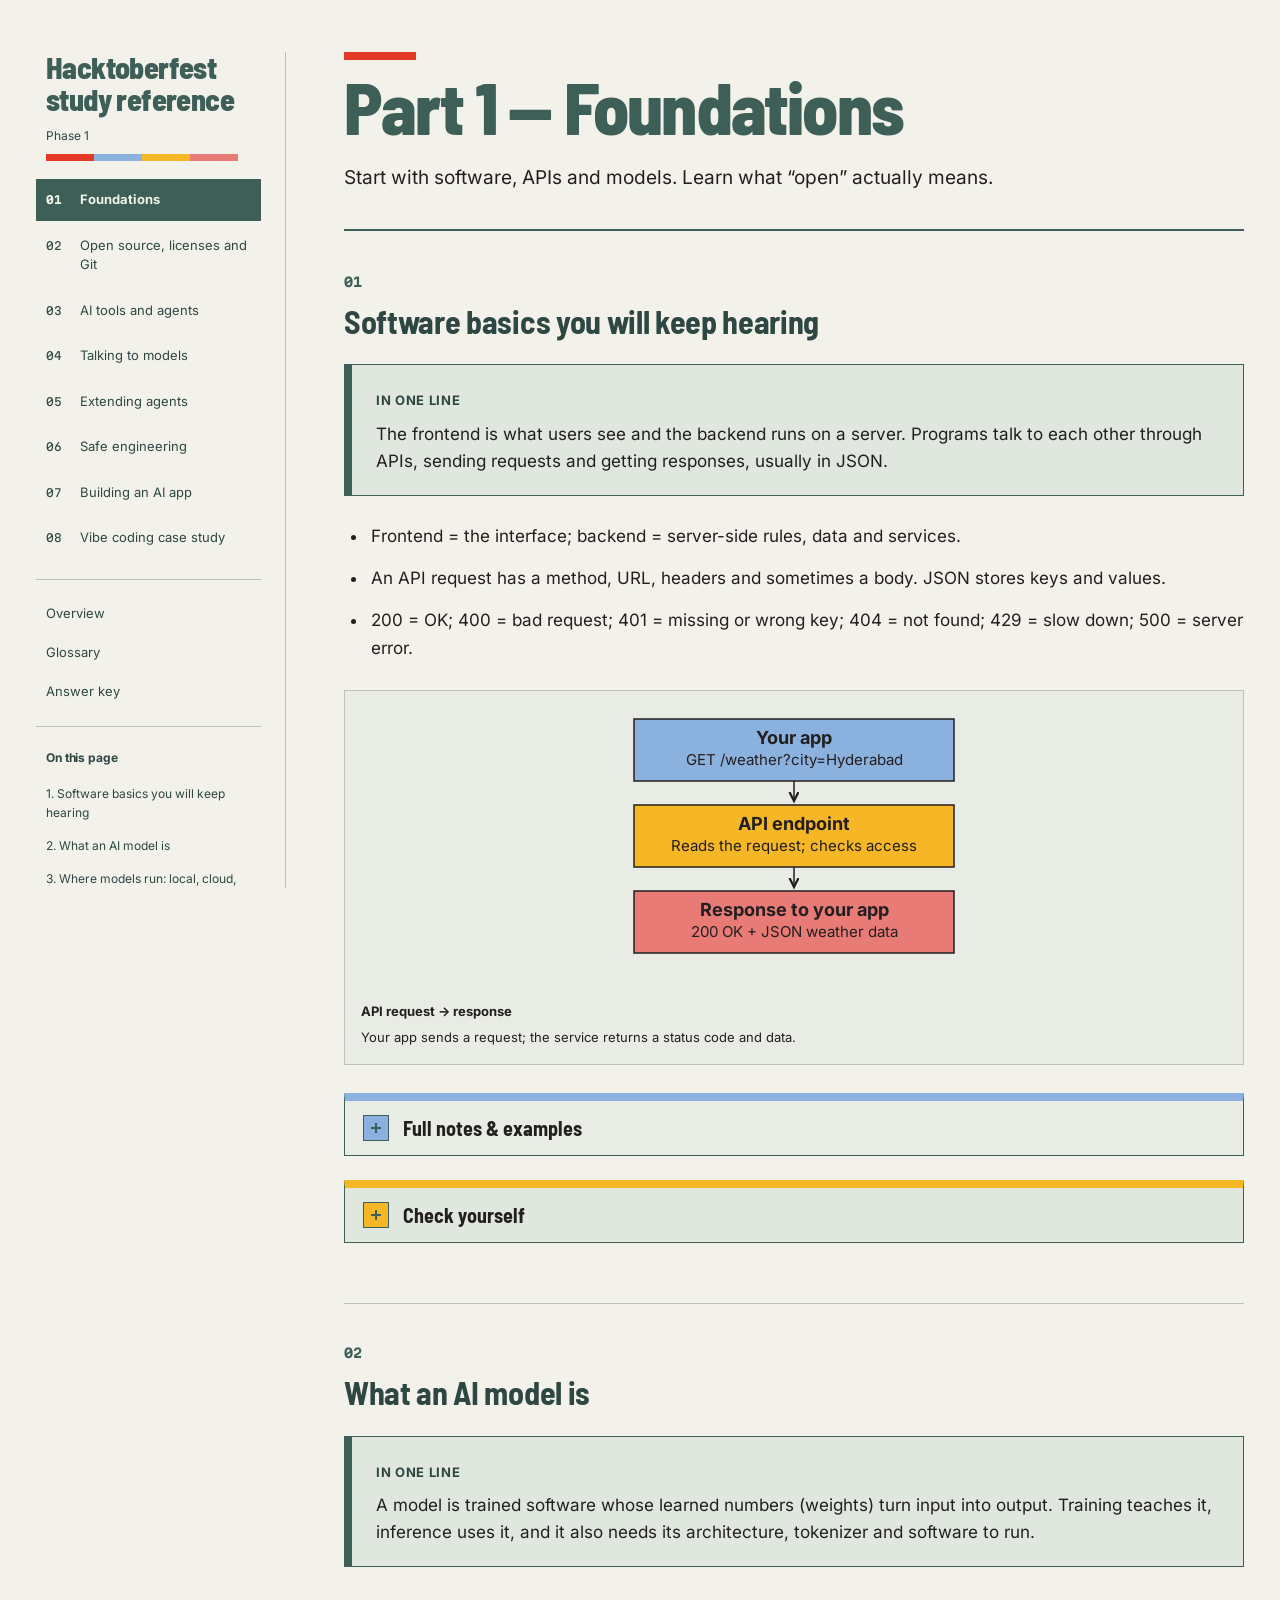
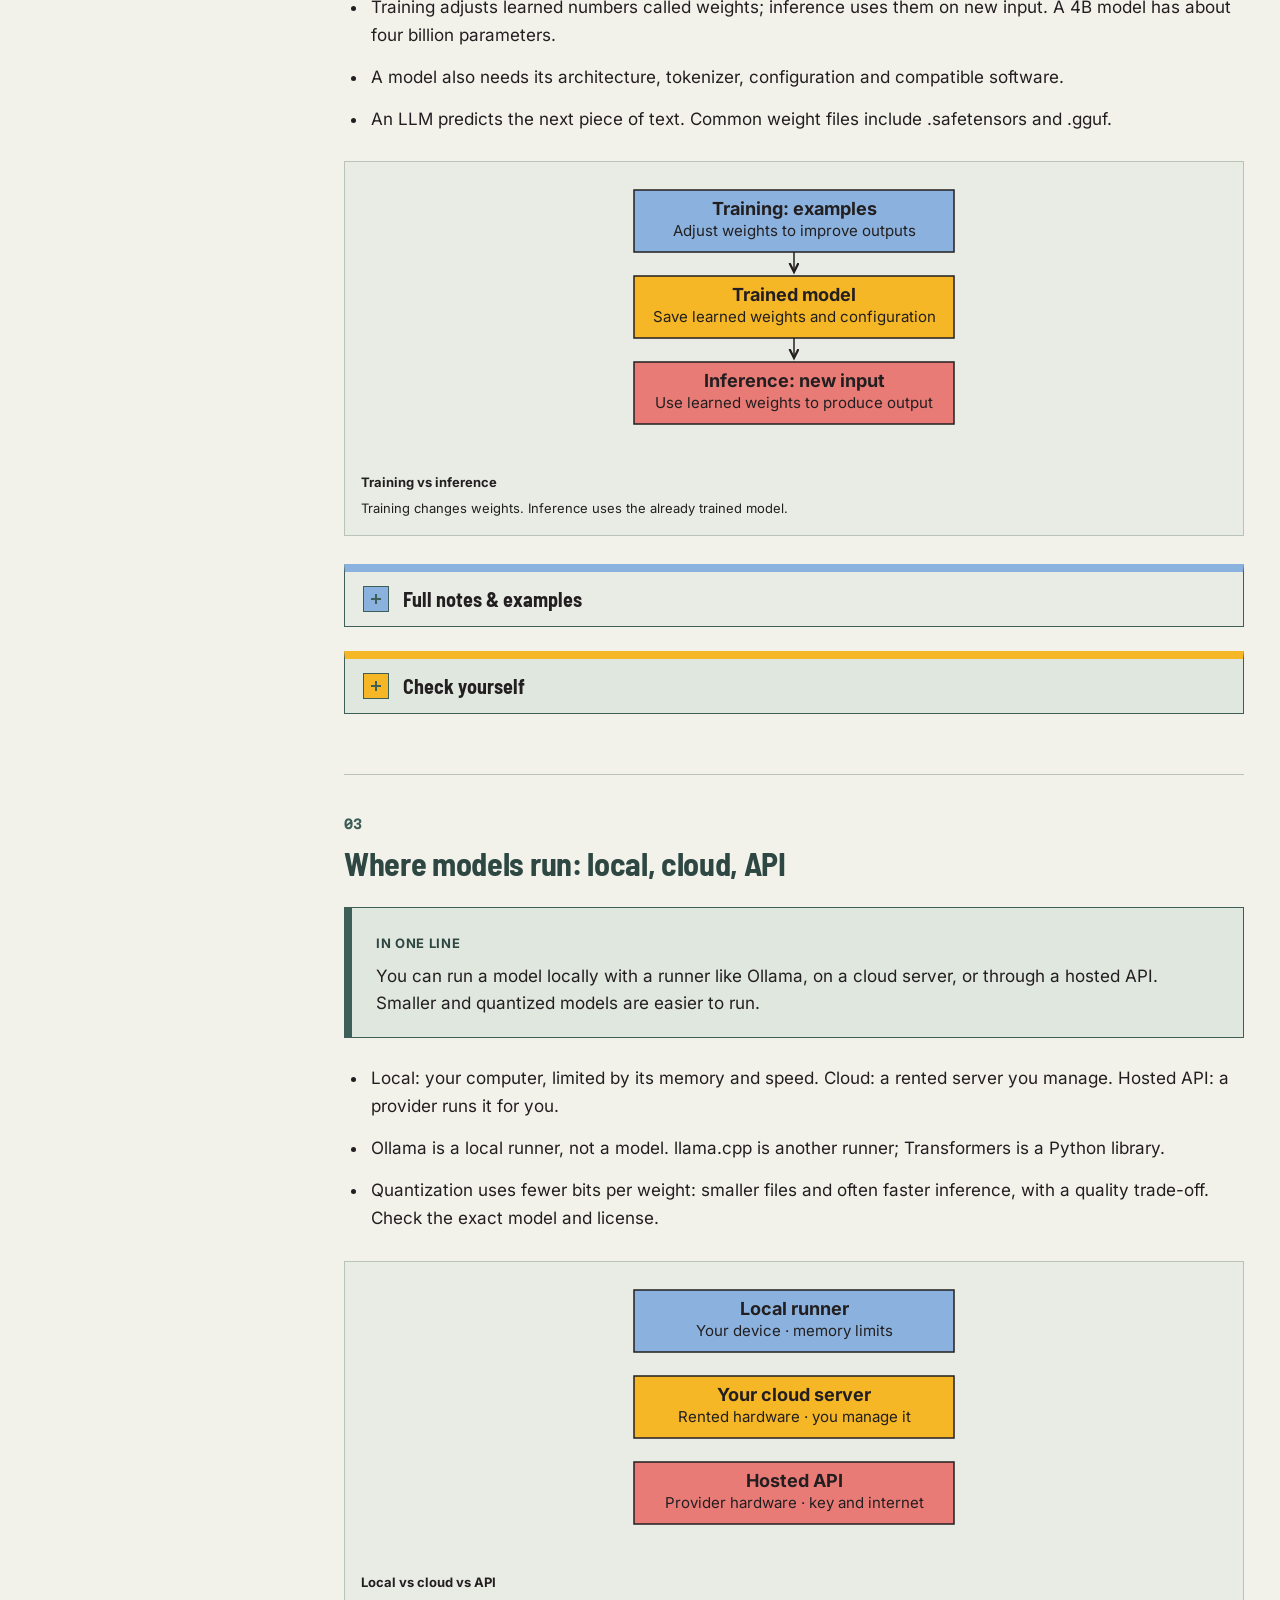
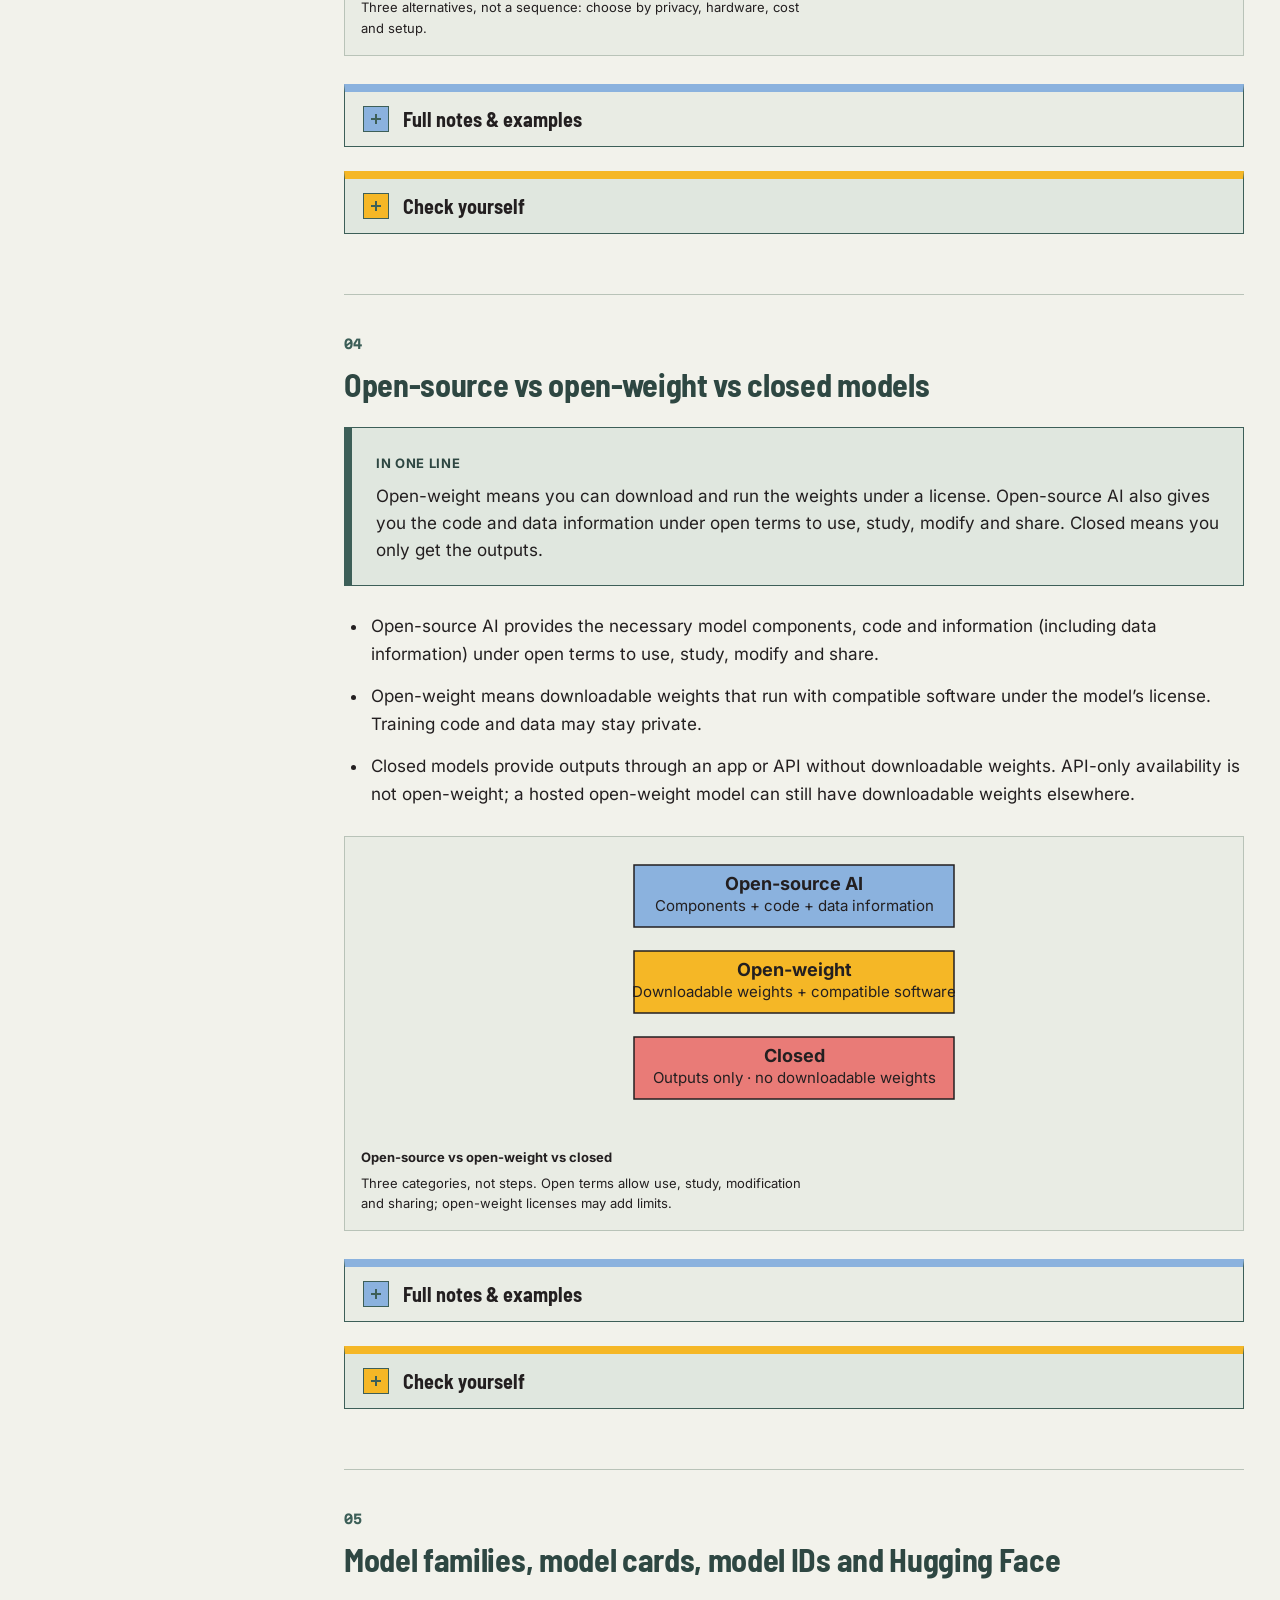
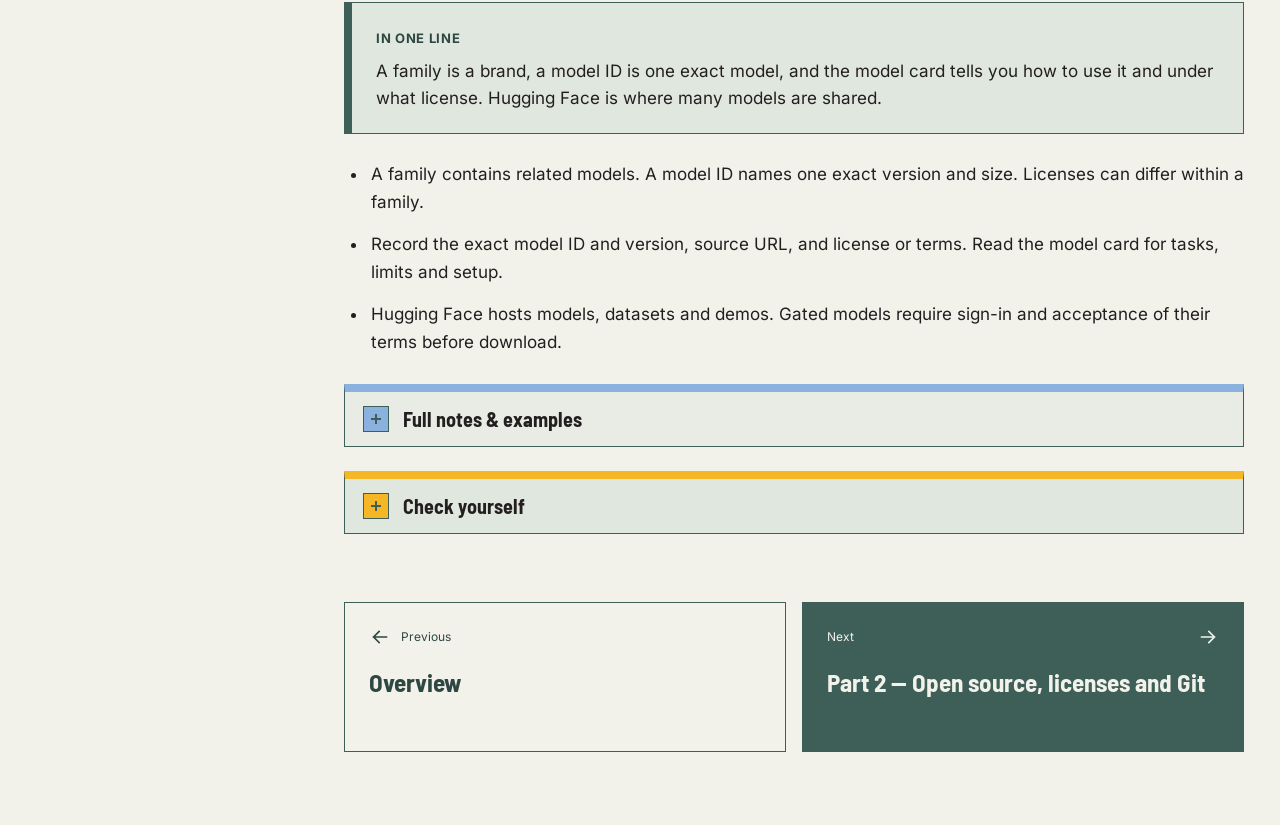
<file: part-1.html>
<!doctype html><html lang="en">
<head><meta charset="utf-8"><meta name="viewport" content="width=device-width,initial-scale=1"><title>Part 1 — Foundations · Hacktoberfest study reference</title><meta name="description" content="Phase 1 study notes for first-year B.Tech students at NST SMRU."><link rel="stylesheet" href="assets/style.css"><script src="assets/site.js" defer></script></head>
<body><a class="skip" href="#main">Skip to content</a><div class="layout">
<aside aria-label="Study navigation"><a class="site-name" href="index.html">Hacktoberfest<br> study reference<span class="site-phase">Phase 1</span></a><details class="sidebar-menu" open><summary>Contents</summary><div class="sidebar-panel">
<nav class="part-nav" aria-label="Study Parts"><a href="part-1.html" aria-current="page"><span class="nav-number">01</span><span>Foundations</span></a><a href="part-2.html"><span class="nav-number">02</span><span>Open source, licenses and Git</span></a><a href="part-3.html"><span class="nav-number">03</span><span>AI tools and agents</span></a><a href="part-4.html"><span class="nav-number">04</span><span>Talking to models</span></a><a href="part-5.html"><span class="nav-number">05</span><span>Extending agents</span></a><a href="part-6.html"><span class="nav-number">06</span><span>Safe engineering</span></a><a href="part-7.html"><span class="nav-number">07</span><span>Building an AI app</span></a><a href="part-8.html"><span class="nav-number">08</span><span>Vibe coding case study</span></a></nav>
<nav class="reference-nav" aria-label="Reference pages"><a href="index.html">Overview</a><a href="glossary.html">Glossary</a><a href="answers.html">Answer key</a></nav>
<nav class="page-toc" aria-label="On this page"><h2>On this page</h2><a href="#section-1">1. Software basics you will keep hearing</a><a href="#section-2">2. What an AI model is</a><a href="#section-3">3. Where models run: local, cloud, API</a><a href="#section-4">4. Open-source vs open-weight vs closed models</a><a href="#section-5">5. Model families, model cards, model IDs and Hugging Face</a></nav></div></details></aside>
<main id="main">
<div class="page-heading"><h1>Part 1 — Foundations</h1><p>Start with software, APIs and models. Learn what “open” actually means.</p></div>
<section id="section-1"><h2><span class="section-no">01</span> Software basics you will keep hearing</h2><div class="one-line"><strong>In one line</strong><p>The frontend is what users see and the backend runs on a server. Programs talk to each other through APIs, sending requests and getting responses, usually in JSON.</p></div><ul class="key-points"><li>Frontend = the interface; backend = server-side rules, data and services.</li><li>An API request has a method, URL, headers and sometimes a body. JSON stores keys and values.</li><li>200 = OK; 400 = bad request; 401 = missing or wrong key; 404 = not found; 429 = slow down; 500 = server error.</li></ul><div class="diagrams"><figure class="diagram"><div><svg viewBox="0 0 360 282" role="img" aria-labelledby="apirequestresponse-title apirequestresponse-desc"><title id="apirequestresponse-title">API request → response</title><desc id="apirequestresponse-desc">Your app sends a request; the service returns a status code and data.</desc><defs><marker id="apirequestresponse-arrow" markerWidth="8" markerHeight="8" refX="6" refY="3" orient="auto"><path d="M0 0 L6 3 L0 6" fill="none" stroke="#231f20" stroke-width="1.5"/></marker></defs><rect x="20" y="12" width="320" height="62" fill="#8bb2de" stroke="#231f20" stroke-width="1.5"/><text x="180" y="37" text-anchor="middle" fill="#231f20" font-family="Inter, sans-serif" font-size="18" font-weight="700">Your app</text><text x="180" y="58" text-anchor="middle" fill="#231f20" font-family="Inter, sans-serif" font-size="15">GET /weather?city=Hyderabad</text><path d="M180 74 v20" stroke="#231f20" stroke-width="1.5" marker-end="url(#apirequestresponse-arrow)"/><rect x="20" y="98" width="320" height="62" fill="#f5b726" stroke="#231f20" stroke-width="1.5"/><text x="180" y="123" text-anchor="middle" fill="#231f20" font-family="Inter, sans-serif" font-size="18" font-weight="700">API endpoint</text><text x="180" y="144" text-anchor="middle" fill="#231f20" font-family="Inter, sans-serif" font-size="15">Reads the request; checks access</text><path d="M180 160 v20" stroke="#231f20" stroke-width="1.5" marker-end="url(#apirequestresponse-arrow)"/><rect x="20" y="184" width="320" height="62" fill="#e97b77" stroke="#231f20" stroke-width="1.5"/><text x="180" y="209" text-anchor="middle" fill="#231f20" font-family="Inter, sans-serif" font-size="18" font-weight="700">Response to your app</text><text x="180" y="230" text-anchor="middle" fill="#231f20" font-family="Inter, sans-serif" font-size="15">200 OK + JSON weather data</text></svg></div><figcaption><strong>API request → response</strong><br>Your app sends a request; the service returns a status code and data.</figcaption></figure></div><details class="full-notes"><summary>Full notes &amp; examples</summary><p>Before AI, a few everyday software words.</p><ul><li><strong>Program / app:</strong> a set of instructions a computer runs. A <strong>product</strong> is an app built for real users.</li><li><strong>Frontend:</strong> the part of an app the user sees and clicks, for example a web page in the browser.</li><li><strong>Backend:</strong> the part that runs on a <strong>server</strong> (a computer that is always on and answers requests). Users don&#x27;t see it. It stores data, checks rules, and talks to other services.</li><li><strong>Terminal</strong> (or command line): a text window where you type commands instead of clicking.</li><li><strong>IDE</strong> (Integrated Development Environment): a code editor with extra tools, for example VS Code.</li><li><strong>Library / package:</strong> code someone else wrote that you can install and reuse. <strong>Dependencies</strong> are the packages your project needs.</li></ul><h3>What is an API?</h3><p>An <strong>API</strong> (Application Programming Interface) is a fixed way for one program to ask another program to do something. On the web, this usually happens over <strong>HTTP</strong>, the same system your browser uses to load pages.</p><p>Every API call is a <strong>request</strong> and a <strong>response</strong>:</p><ul><li><strong>Request:</strong> you send a <strong>method</strong> (GET to read something, POST to send something), a <strong>URL</strong> (the address), <strong>headers</strong> (extra information, such as your API key), and sometimes a <strong>body</strong> (the data you are sending).</li><li><strong>Response:</strong> you get back a <strong>status code</strong> and usually some data.</li></ul><p>A small example. Your app asks a weather service for today&#x27;s weather:</p><div class="code"><button type="button" class="copy" aria-label="Copy code">Copy</button><pre tabindex="0"><code>GET https://api.example.com/weather?city=Hyderabad</code></pre></div><p>The service answers with status 200 and this data:</p><div class="code"><button type="button" class="copy" aria-label="Copy code">Copy</button><pre tabindex="0"><code>{
  &quot;city&quot;: &quot;Hyderabad&quot;,
  &quot;temp_c&quot;: 29,
  &quot;condition&quot;: &quot;cloudy&quot;
}</code></pre></div><p>Common status codes:</p><div class="table-wrap" tabindex="0" role="region" aria-label="Comparison table"><table><tr><th scope="col"><strong>Code</strong></th><th scope="col"><strong>Meaning</strong></th></tr><tr><td>200</td><td>OK, it worked</td></tr><tr><td>400</td><td>Bad request: you sent something wrong</td></tr><tr><td>401</td><td>Unauthorized: missing or wrong key</td></tr><tr><td>404</td><td>Not found: wrong address</td></tr><tr><td>429</td><td>Too many requests: slow down</td></tr><tr><td>500</td><td>The server had an error</td></tr></table></div><p>An <strong>endpoint</strong> is one specific URL that an API answers on, like /weather.</p><h3>What is JSON?</h3><p><strong>JSON</strong> (JavaScript Object Notation) is a simple text format for structured data. It is written as <strong>keys</strong> (names) and <strong>values</strong>, like {&quot;room&quot;: &quot;B-204&quot;, &quot;urgent&quot;: true}. Almost every API, including AI model APIs, sends and receives JSON.</p></details><details class="check"><summary>Check yourself</summary><ol><li><p><strong>What is the difference between the frontend and the backend?</strong></p><details class="answer-reveal"><summary>Reveal answer</summary><div class="answer">The frontend is what users see. The backend runs on a server and handles data and logic.</div></details></li><li><p><strong>Name the parts of an API request.</strong></p><details class="answer-reveal"><summary>Reveal answer</summary><div class="answer">Method, URL, headers, and body.</div></details></li><li><p><strong>What does status code 401 usually mean?</strong></p><details class="answer-reveal"><summary>Reveal answer</summary><div class="answer">A missing or wrong key (unauthorized).</div></details></li></ol></details></section>
<section id="section-2"><h2><span class="section-no">02</span> What an AI model is</h2><div class="one-line"><strong>In one line</strong><p>A model is trained software whose learned numbers (weights) turn input into output. Training teaches it, inference uses it, and it also needs its architecture, tokenizer and software to run.</p></div><ul class="key-points"><li>Training adjusts learned numbers called weights; inference uses them on new input. A 4B model has about four billion parameters.</li><li>A model also needs its architecture, tokenizer, configuration and compatible software.</li><li>An LLM predicts the next piece of text. Common weight files include .safetensors and .gguf.</li></ul><div class="diagrams"><figure class="diagram"><div><svg viewBox="0 0 360 282" role="img" aria-labelledby="trainingvsinference-title trainingvsinference-desc"><title id="trainingvsinference-title">Training vs inference</title><desc id="trainingvsinference-desc">Training changes weights. Inference uses the already trained model.</desc><defs><marker id="trainingvsinference-arrow" markerWidth="8" markerHeight="8" refX="6" refY="3" orient="auto"><path d="M0 0 L6 3 L0 6" fill="none" stroke="#231f20" stroke-width="1.5"/></marker></defs><rect x="20" y="12" width="320" height="62" fill="#8bb2de" stroke="#231f20" stroke-width="1.5"/><text x="180" y="37" text-anchor="middle" fill="#231f20" font-family="Inter, sans-serif" font-size="18" font-weight="700">Training: examples</text><text x="180" y="58" text-anchor="middle" fill="#231f20" font-family="Inter, sans-serif" font-size="15">Adjust weights to improve outputs</text><path d="M180 74 v20" stroke="#231f20" stroke-width="1.5" marker-end="url(#trainingvsinference-arrow)"/><rect x="20" y="98" width="320" height="62" fill="#f5b726" stroke="#231f20" stroke-width="1.5"/><text x="180" y="123" text-anchor="middle" fill="#231f20" font-family="Inter, sans-serif" font-size="18" font-weight="700">Trained model</text><text x="180" y="144" text-anchor="middle" fill="#231f20" font-family="Inter, sans-serif" font-size="15">Save learned weights and configuration</text><path d="M180 160 v20" stroke="#231f20" stroke-width="1.5" marker-end="url(#trainingvsinference-arrow)"/><rect x="20" y="184" width="320" height="62" fill="#e97b77" stroke="#231f20" stroke-width="1.5"/><text x="180" y="209" text-anchor="middle" fill="#231f20" font-family="Inter, sans-serif" font-size="18" font-weight="700">Inference: new input</text><text x="180" y="230" text-anchor="middle" fill="#231f20" font-family="Inter, sans-serif" font-size="15">Use learned weights to produce output</text></svg></div><figcaption><strong>Training vs inference</strong><br>Training changes weights. Inference uses the already trained model.</figcaption></figure></div><details class="full-notes"><summary>Full notes &amp; examples</summary><p>An <strong>AI model</strong> is a trained program that turns <strong>input into output</strong>. The input might be text, an image, or audio. The output might be an answer, a label, or a summary.</p><p>A normal program follows rules a person wrote: &quot;if the message contains &#x27;urgent&#x27;, mark it high&quot;. A model <strong>learns</strong> its behaviour from examples instead.</p><h3>Training and inference</h3><ul><li><strong>Training</strong> is how a model learns. It is shown a huge number of examples, and its internal numbers are adjusted again and again until its outputs get better. Training big models takes a lot of data, time and powerful computers.</li><li><strong>Inference</strong> means using an already trained model on new input. When your app sends a complaint to a model and gets a label back, that is inference. As an app builder, you will almost always do inference, not training.</li></ul><h3>Weights (parameters)</h3><p><strong>Weights</strong>, also called <strong>parameters</strong>, are the numbers a model learned during training. A modern language model can have <strong>billions</strong> of them. When you read &quot;a 4B model&quot;, it means about 4 billion parameters.</p><p><strong>Small example (toy spam filter):</strong> During training, a model sees thousands of emails marked &quot;spam&quot; or &quot;not spam&quot;. It learns that words like &quot;prize&quot; and &quot;winner&quot; push towards spam, and a word like &quot;meeting&quot; pushes away from it. Those learned pushes are stored as weights. Nobody typed them in as a rule list.</p><h3>The other parts a model needs</h3><p>Weights alone are not enough to run a model. You also need:</p><ul><li><strong>Architecture:</strong> the design of the model, meaning how its layers are arranged and how the numbers are combined.</li><li><strong>Tokenizer:</strong> the part that splits text into <strong>tokens</strong> (small chunks of text, see Section 14) and turns them into numbers the model can process.</li><li><strong>Configuration:</strong> settings such as the model&#x27;s size and its maximum input length.</li><li><strong>Compatible software</strong> to load and run it (a runner, see Section 3).</li></ul><h3>Model files</h3><p>Weights are saved in files. Two common formats:</p><ul><li>model.safetensors: a common, safe format for model weights.</li><li>model.gguf: a format often used to run models on your own laptop.</li></ul><h3>LLMs</h3><p>An <strong>LLM</strong> (Large Language Model) is a model trained on a very large amount of text. It works by predicting the next piece of text. Chat assistants and coding tools are built on LLMs. In these notes, &quot;model&quot; usually means an LLM.</p></details><details class="check"><summary>Check yourself</summary><ol><li><p><strong>What is the difference between training and inference?</strong></p><details class="answer-reveal"><summary>Reveal answer</summary><div class="answer">Training adjusts the weights by learning from examples. Inference uses the trained model on new input.</div></details></li><li><p><strong>What does &quot;7B&quot; tell you about a model?</strong></p><details class="answer-reveal"><summary>Reveal answer</summary><div class="answer">It has about 7 billion parameters.</div></details></li><li><p><strong>Name two things besides weights that you need to run a model.</strong></p><details class="answer-reveal"><summary>Reveal answer</summary><div class="answer">Any two of: architecture, tokenizer, configuration, compatible software.</div></details></li></ol></details></section>
<section id="section-3"><h2><span class="section-no">03</span> Where models run: local, cloud, API</h2><div class="one-line"><strong>In one line</strong><p>You can run a model locally with a runner like Ollama, on a cloud server, or through a hosted API. Smaller and quantized models are easier to run.</p></div><ul class="key-points"><li>Local: your computer, limited by its memory and speed. Cloud: a rented server you manage. Hosted API: a provider runs it for you.</li><li>Ollama is a local runner, not a model. llama.cpp is another runner; Transformers is a Python library.</li><li>Quantization uses fewer bits per weight: smaller files and often faster inference, with a quality trade-off. Check the exact model and license.</li></ul><div class="diagrams"><figure class="diagram"><div><svg viewBox="0 0 360 282" role="img" aria-labelledby="localvscloudvsapi-title localvscloudvsapi-desc"><title id="localvscloudvsapi-title">Local vs cloud vs API</title><desc id="localvscloudvsapi-desc">Three alternatives, not a sequence: choose by privacy, hardware, cost and setup.</desc><defs><marker id="localvscloudvsapi-arrow" markerWidth="8" markerHeight="8" refX="6" refY="3" orient="auto"><path d="M0 0 L6 3 L0 6" fill="none" stroke="#231f20" stroke-width="1.5"/></marker></defs><rect x="20" y="12" width="320" height="62" fill="#8bb2de" stroke="#231f20" stroke-width="1.5"/><text x="180" y="37" text-anchor="middle" fill="#231f20" font-family="Inter, sans-serif" font-size="18" font-weight="700">Local runner</text><text x="180" y="58" text-anchor="middle" fill="#231f20" font-family="Inter, sans-serif" font-size="15">Your device · memory limits</text><rect x="20" y="98" width="320" height="62" fill="#f5b726" stroke="#231f20" stroke-width="1.5"/><text x="180" y="123" text-anchor="middle" fill="#231f20" font-family="Inter, sans-serif" font-size="18" font-weight="700">Your cloud server</text><text x="180" y="144" text-anchor="middle" fill="#231f20" font-family="Inter, sans-serif" font-size="15">Rented hardware · you manage it</text><rect x="20" y="184" width="320" height="62" fill="#e97b77" stroke="#231f20" stroke-width="1.5"/><text x="180" y="209" text-anchor="middle" fill="#231f20" font-family="Inter, sans-serif" font-size="18" font-weight="700">Hosted API</text><text x="180" y="230" text-anchor="middle" fill="#231f20" font-family="Inter, sans-serif" font-size="15">Provider hardware · key and internet</text></svg></div><figcaption><strong>Local vs cloud vs API</strong><br>Three alternatives, not a sequence: choose by privacy, hardware, cost and setup.</figcaption></figure></div><details class="full-notes"><summary>Full notes &amp; examples</summary><p>There are three common ways to use a model.</p><div class="table-wrap" tabindex="0" role="region" aria-label="Comparison table"><table><tr><th scope="col"><strong>Way</strong></th><th scope="col"><strong>Where it runs</strong></th><th scope="col"><strong>Good</strong></th><th scope="col"><strong>Watch out</strong></th></tr><tr><td><strong>Local</strong></td><td>Your own laptop or PC</td><td>Free to run, works offline, your data stays on your machine</td><td>Needs enough memory, and big models are slow or won&#x27;t fit</td></tr><tr><td><strong>Your own cloud server</strong></td><td>A rented computer, often with a <strong>GPU</strong></td><td>Can run bigger models</td><td>Costs money, and you have to set it up</td></tr><tr><td><strong>Hosted API</strong></td><td>A provider&#x27;s servers</td><td>Easiest to start, and fast</td><td>Needs an API key and internet, may cost money, and your data goes to the provider</td></tr></table></div><p>A <strong>GPU</strong> (Graphics Processing Unit) is a chip that does many calculations at once. It makes models run much faster.</p><h3>Runners</h3><p>A <strong>runner</strong> is software that loads a model&#x27;s files and serves the model to your app. Some common ones:</p><ul><li><strong>Ollama:</strong> an easy local runner. You download a model with one command, and it runs on your computer. It also gives your app a local API to call. <strong>Ollama is a runner, not a model.</strong></li><li><strong>llama.cpp:</strong> a fast, lightweight runner for .gguf files.</li><li><strong>Transformers:</strong> a Python library from <strong>Hugging Face</strong> (see Section 5) for loading and running models in code.</li></ul><p>Typical Ollama commands (look up the exact model names on ollama.com):</p><div class="code"><button type="button" class="copy" aria-label="Copy code">Copy</button><pre tabindex="0"><code>ollama pull &lt;model-name&gt;     # download a model
ollama run &lt;model-name&gt;      # chat with it in the terminal
ollama list                  # see models you have downloaded</code></pre></div><p>While Ollama is running, your app can call it like any other API, at http://localhost:11434. <strong>localhost</strong> means &quot;this same computer&quot;.</p><h3>Size and speed</h3><ul><li>Smaller models (a few billion parameters) often run on a normal laptop. Bigger models need more memory or a GPU.</li><li><strong>Quantization</strong> stores the weights using fewer bits per number. This makes the file smaller and faster to run, with a small loss in quality. You will often see versions labelled like Q4.</li><li>For a simple task such as sorting short messages, a small model is often good enough. Test it before reaching for a bigger one.</li></ul><h3>Hosted does not always mean closed</h3><p>A provider can host an <strong>open-weight</strong> model (see Section 4) and give you an API for it. The model is still open-weight, because its weights can be downloaded elsewhere. Using it through an API doesn&#x27;t change that. Always check and write down the exact model and its license.</p></details><details class="check"><summary>Check yourself</summary><ol><li><p><strong>Give one advantage and one disadvantage of running a model locally.</strong></p><details class="answer-reveal"><summary>Reveal answer</summary><div class="answer">For example: it&#x27;s free and private, but it&#x27;s limited by your laptop&#x27;s memory and speed.</div></details></li><li><p><strong>Is Ollama a model?</strong></p><details class="answer-reveal"><summary>Reveal answer</summary><div class="answer">No. It&#x27;s a runner.</div></details></li><li><p><strong>What does quantization do?</strong></p><details class="answer-reveal"><summary>Reveal answer</summary><div class="answer">It stores the weights with fewer bits, so the model is smaller and faster, with a small quality loss.</div></details></li></ol></details></section>
<section id="section-4"><h2><span class="section-no">04</span> Open-source vs open-weight vs closed models</h2><div class="one-line"><strong>In one line</strong><p>Open-weight means you can download and run the weights under a license. Open-source AI also gives you the code and data information under open terms to use, study, modify and share. Closed means you only get the outputs.</p></div><ul class="key-points"><li>Open-source AI provides the necessary model components, code and information (including data information) under open terms to use, study, modify and share.</li><li>Open-weight means downloadable weights that run with compatible software under the model’s license. Training code and data may stay private.</li><li>Closed models provide outputs through an app or API without downloadable weights. API-only availability is not open-weight; a hosted open-weight model can still have downloadable weights elsewhere.</li></ul><div class="diagrams"><figure class="diagram"><div><svg viewBox="0 0 360 282" role="img" aria-labelledby="opensourcevsopenweightvsclosed-title opensourcevsopenweightvsclosed-desc"><title id="opensourcevsopenweightvsclosed-title">Open-source vs open-weight vs closed</title><desc id="opensourcevsopenweightvsclosed-desc">Three categories, not steps. Open terms allow use, study, modification and sharing; open-weight licenses may add limits.</desc><defs><marker id="opensourcevsopenweightvsclosed-arrow" markerWidth="8" markerHeight="8" refX="6" refY="3" orient="auto"><path d="M0 0 L6 3 L0 6" fill="none" stroke="#231f20" stroke-width="1.5"/></marker></defs><rect x="20" y="12" width="320" height="62" fill="#8bb2de" stroke="#231f20" stroke-width="1.5"/><text x="180" y="37" text-anchor="middle" fill="#231f20" font-family="Inter, sans-serif" font-size="18" font-weight="700">Open-source AI</text><text x="180" y="58" text-anchor="middle" fill="#231f20" font-family="Inter, sans-serif" font-size="15">Components + code + data information</text><rect x="20" y="98" width="320" height="62" fill="#f5b726" stroke="#231f20" stroke-width="1.5"/><text x="180" y="123" text-anchor="middle" fill="#231f20" font-family="Inter, sans-serif" font-size="18" font-weight="700">Open-weight</text><text x="180" y="144" text-anchor="middle" fill="#231f20" font-family="Inter, sans-serif" font-size="15">Downloadable weights + compatible software</text><rect x="20" y="184" width="320" height="62" fill="#e97b77" stroke="#231f20" stroke-width="1.5"/><text x="180" y="209" text-anchor="middle" fill="#231f20" font-family="Inter, sans-serif" font-size="18" font-weight="700">Closed</text><text x="180" y="230" text-anchor="middle" fill="#231f20" font-family="Inter, sans-serif" font-size="15">Outputs only · no downloadable weights</text></svg></div><figcaption><strong>Open-source vs open-weight vs closed</strong><br>Three categories, not steps. Open terms allow use, study, modification and sharing; open-weight licenses may add limits.</figcaption></figure></div><details class="full-notes"><summary>Full notes &amp; examples</summary><p>&quot;Open-source model&quot; and &quot;open-weight model&quot; sound alike, but they mean different things. The difference is about <strong>what you can get and what you are allowed to do</strong>.</p><h3>Open-source AI model</h3><p>An open-source AI model makes the <strong>necessary parts of the model available under open terms</strong>:</p><ul><li>its weights and parameters,</li><li>the code to train and run it,</li><li>and <strong>information about the training data</strong>, detailed enough that a skilled person could build a similar model.</li></ul><p>&quot;Open terms&quot; means you are allowed to <strong>use, study, modify, and share</strong> it.</p><p>This is the meaning used by the <strong>Open Source Initiative (OSI)</strong>, the group that maintains the official definition of &quot;open source&quot;, in its Open Source AI Definition. Two things it does <strong>not</strong> say:</p><ul><li>It does <strong>not</strong> say every single file must be public.</li><li>It does <strong>not</strong> say every piece of original training data must be published. It requires enough <strong>information</strong> about the data.</li></ul><h3>Open-weight model</h3><p>An open-weight model is one whose <strong>trained weights are published</strong>, so you can <strong>download them and run them with compatible software</strong> under the provider&#x27;s license. Its training data and training code may stay private.</p><ul><li>This is the most common kind of &quot;open&quot; model. Examples: <strong>Gemma</strong> (Google), <strong>Llama</strong> (Meta), <strong>Mistral</strong>, <strong>Qwen</strong>.</li><li><strong>Using a model only through an API does not make it open-weight.</strong> Open-weight means you can download the weights.</li><li>An easy way to remember it: you get the trained result, not necessarily the full recipe.</li></ul><h3>Closed model</h3><p>With a closed model, you can only get its <strong>outputs</strong>, through an app or an API. You cannot download its weights.</p><div class="table-wrap" tabindex="0" role="region" aria-label="Comparison table"><table><tr><th scope="col"></th><th scope="col"><strong>Open-source AI</strong></th><th scope="col"><strong>Open-weight</strong></th><th scope="col"><strong>Closed</strong></th></tr><tr><td>Download the weights</td><td>Yes</td><td>Yes</td><td>No</td></tr><tr><td>Training code</td><td>Yes, under open terms</td><td>Maybe private</td><td>No</td></tr><tr><td>Training-data information</td><td>Yes, enough to build a similar model</td><td>Maybe private</td><td>No</td></tr><tr><td>Terms</td><td>Open: use, study, modify, share</td><td>The provider&#x27;s license, which may have limits</td><td>The provider&#x27;s terms of service</td></tr><tr><td>Can run on your own machine</td><td>Yes</td><td>Yes</td><td>No</td></tr></table></div><p><strong>Common mistakes:</strong></p><ul><li>&quot;It&#x27;s free to use&quot; does not mean it is open source.</li><li>&quot;It&#x27;s listed publicly&quot; does not mean it is open source.</li><li>&quot;I call it through an API&quot; does not mean it is open-weight.</li><li>When you aren&#x27;t sure, a safe way to say it is: &quot;We use open-weight model X,&quot; with a link to its license.</li></ul></details><details class="check"><summary>Check yourself</summary><ol><li><p><strong>A company lets you use its model only through an API. Is the model open-weight?</strong></p><details class="answer-reveal"><summary>Reveal answer</summary><div class="answer">No. API-only access isn&#x27;t open-weight.</div></details></li><li><p><strong>Does the OSI definition require every piece of training data to be public?</strong></p><details class="answer-reveal"><summary>Reveal answer</summary><div class="answer">No. It requires enough information about the data.</div></details></li><li><p><strong>Is &quot;free to use&quot; the same as &quot;open source&quot;?</strong></p><details class="answer-reveal"><summary>Reveal answer</summary><div class="answer">No.</div></details></li></ol></details></section>
<section id="section-5"><h2><span class="section-no">05</span> Model families, model cards, model IDs and Hugging Face</h2><div class="one-line"><strong>In one line</strong><p>A family is a brand, a model ID is one exact model, and the model card tells you how to use it and under what license. Hugging Face is where many models are shared.</p></div><ul class="key-points"><li>A family contains related models. A model ID names one exact version and size. Licenses can differ within a family.</li><li>Record the exact model ID and version, source URL, and license or terms. Read the model card for tasks, limits and setup.</li><li>Hugging Face hosts models, datasets and demos. Gated models require sign-in and acceptance of their terms before download.</li></ul><details class="full-notes"><summary>Full notes &amp; examples</summary><h3>Model families</h3><p>A <strong>model family</strong> is a group of related models from one maker. Each family has many versions and sizes, and they don&#x27;t all share the same license.</p><div class="table-wrap" tabindex="0" role="region" aria-label="Comparison table"><table><tr><th scope="col"><strong>Family</strong></th><th scope="col"><strong>Maker</strong></th><th scope="col"><strong>Note</strong></th></tr><tr><td>Gemma</td><td>Google</td><td>Open-weight, under Google&#x27;s own Gemma terms</td></tr><tr><td>Llama</td><td>Meta</td><td>Open-weight, under Meta&#x27;s community license. Not a classic MIT license, so read it.</td></tr><tr><td>Qwen</td><td>Alibaba</td><td>Many open-weight versions</td></tr><tr><td>Mistral</td><td>Mistral AI</td><td>Has open-weight versions, and some are Apache-2.0</td></tr><tr><td>DeepSeek</td><td>DeepSeek</td><td>Has open-weight releases. Read the license.</td></tr><tr><td>Phi</td><td>Microsoft</td><td>Small models, easier to run on a laptop</td></tr></table></div><h3>Model card</h3><p>A <strong>model card</strong> is the official page for a model. It tells you what the model is for, its size, what languages or tasks it handles, its limits, its license, and how to run it. <strong>Read it before you use a model.</strong></p><h3>Model ID</h3><p>A <strong>model ID</strong> is the exact name of one specific model version, not only the family name. &quot;Gemma&quot; is a family. A model ID names one size and version of it. Always write down:</p><ul><li>the exact model ID and version,</li><li>where you got it (the source URL),</li><li>its license or terms.</li></ul><h3>Hugging Face</h3><p><strong>Hugging Face</strong> is a website where people share models, <strong>datasets</strong> (collections of data), and demo apps. Each model has its own page with a model card and files. Model IDs there look like owner/model-name, for example google/&lt;model-name&gt;.</p><ul><li>Some models are <strong>gated</strong>: you have to log in and accept the license before you can download them.</li><li>The <strong>Transformers</strong> library can download a model by its ID and run it in Python.</li></ul></details><details class="check"><summary>Check yourself</summary><ol><li><p><strong>Why is &quot;we use Gemma&quot; not specific enough?</strong></p><details class="answer-reveal"><summary>Reveal answer</summary><div class="answer">Gemma is a family with many models. You need the exact model ID.</div></details></li><li><p><strong>What three things should you record about any model you use?</strong></p><details class="answer-reveal"><summary>Reveal answer</summary><div class="answer">The exact model ID and version, the source URL, and the license.</div></details></li><li><p><strong>What is a gated model?</strong></p><details class="answer-reveal"><summary>Reveal answer</summary><div class="answer">A model you must log in and accept the license for before downloading.</div></details></li></ol></details></section>
<nav class="pager" aria-label="Previous and next pages"><a class="page-prev" rel="prev" href="index.html"><span class="pager-direction"><svg viewBox="0 0 24 24" width="22" height="22" aria-hidden="true" focusable="false"><path d="M5 12h14m-6-6 6 6-6 6" fill="none" stroke="currentColor" stroke-width="1.8" stroke-linecap="square"/></svg><small>Previous</small></span><strong>Overview</strong></a><a class="page-next" rel="next" href="part-2.html"><span class="pager-direction"><small>Next</small><svg viewBox="0 0 24 24" width="22" height="22" aria-hidden="true" focusable="false"><path d="M5 12h14m-6-6 6 6-6 6" fill="none" stroke="currentColor" stroke-width="1.8" stroke-linecap="square"/></svg></span><strong>Part 2 — Open source, licenses and Git</strong></a></nav></main></div><p id="copy-status" class="sr-only" role="status" aria-live="polite"></p></body></html>
</file>
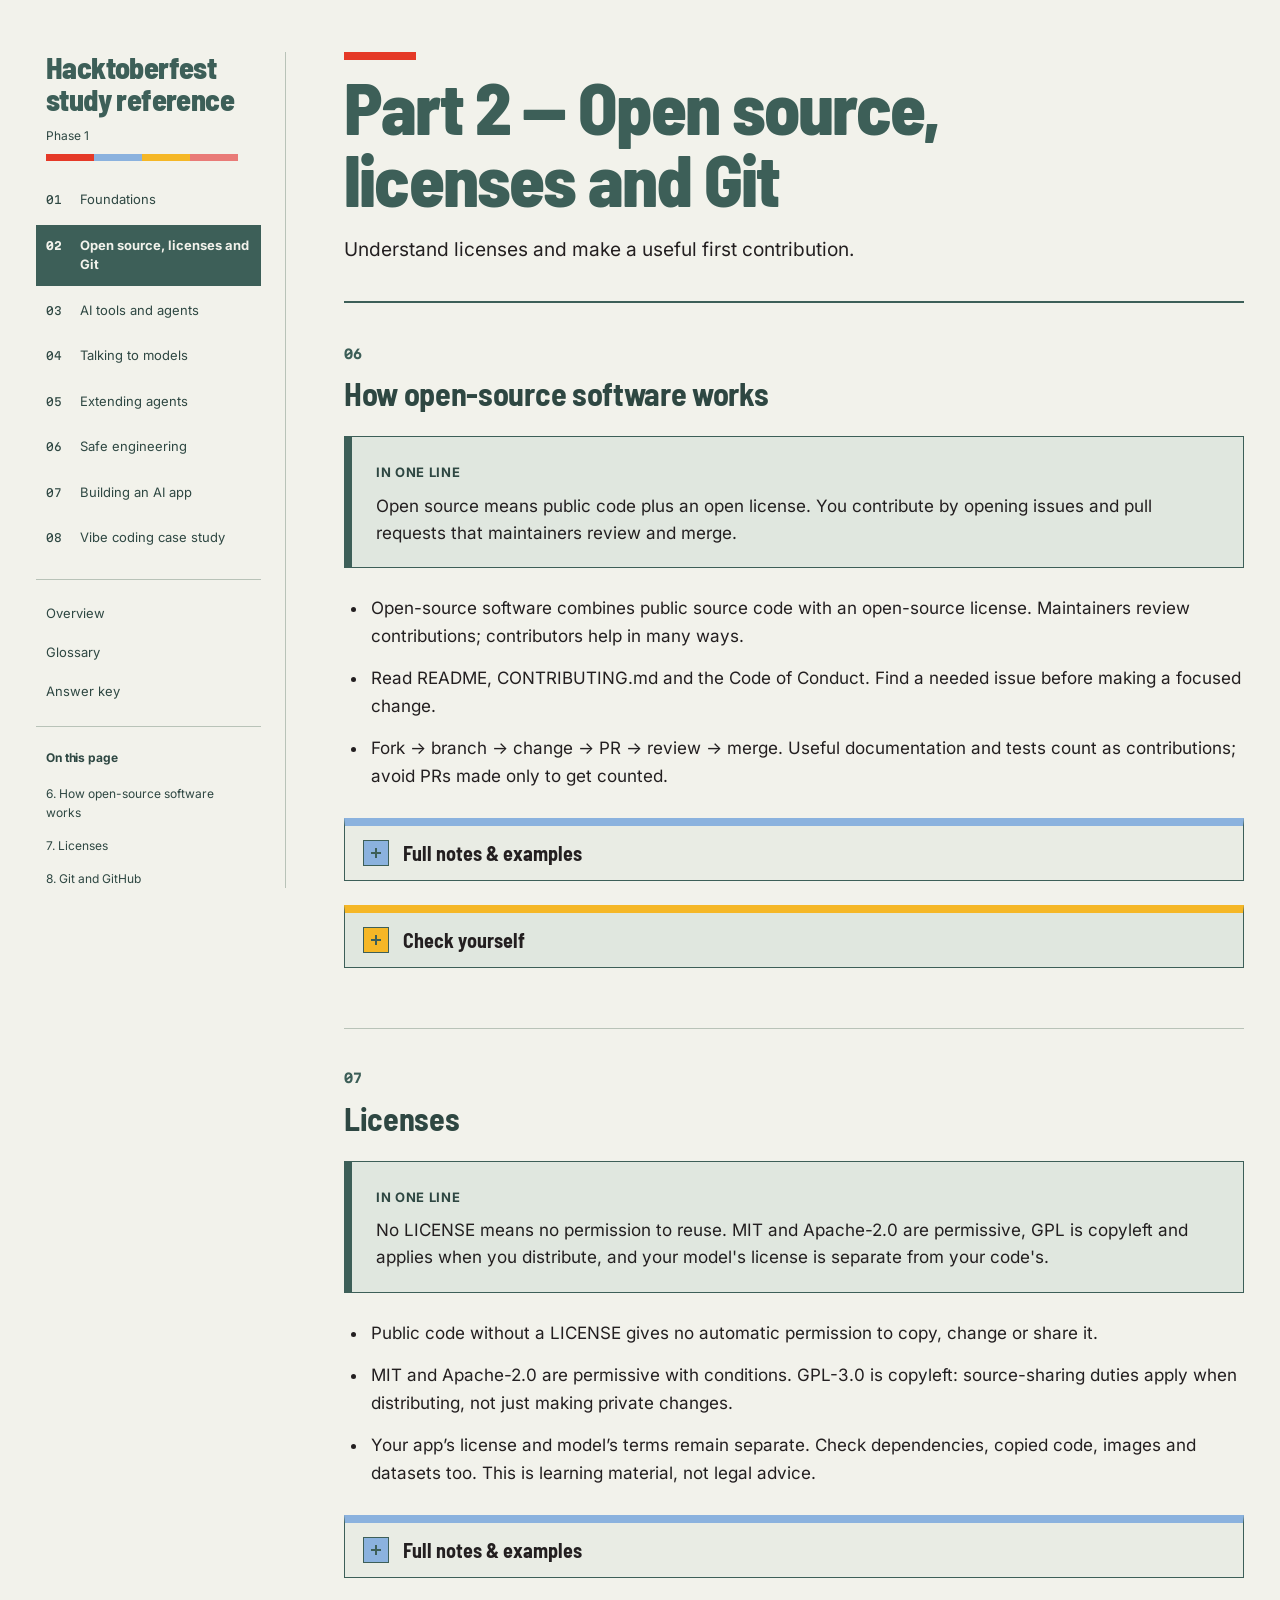
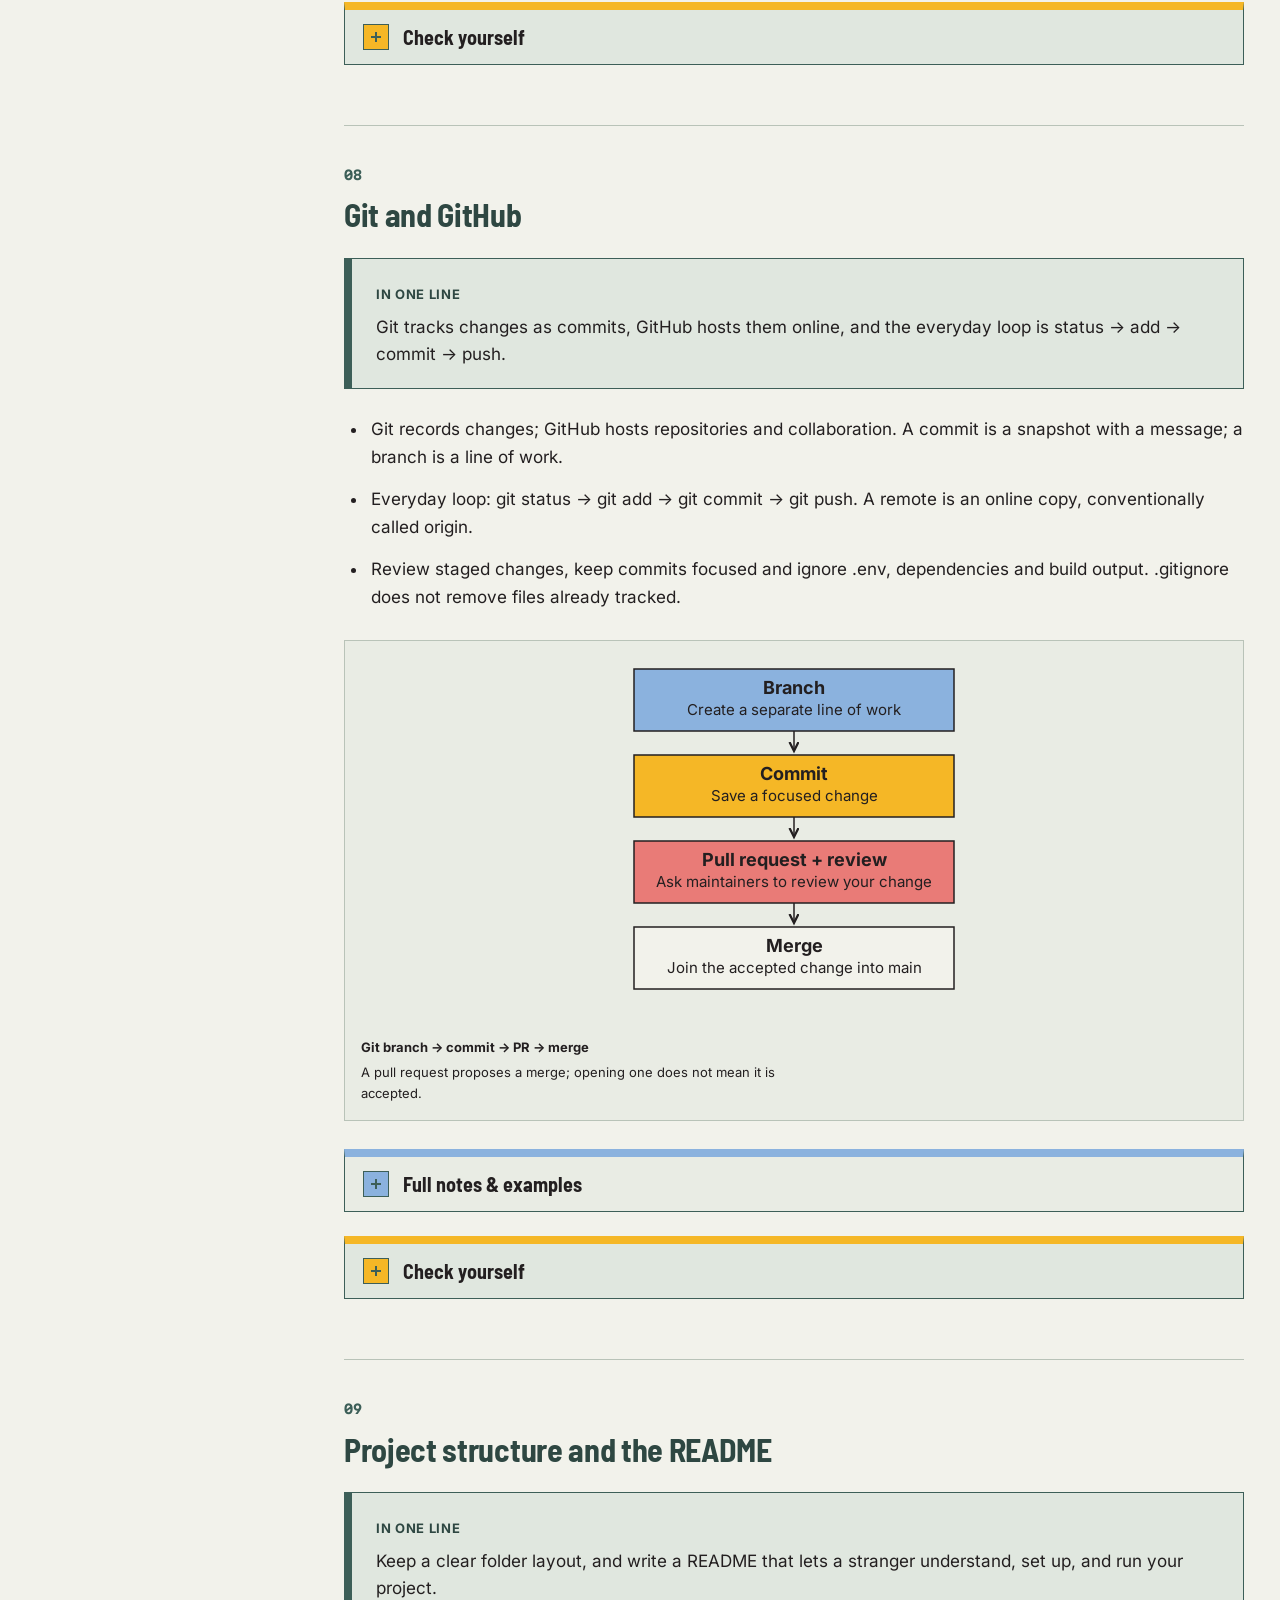
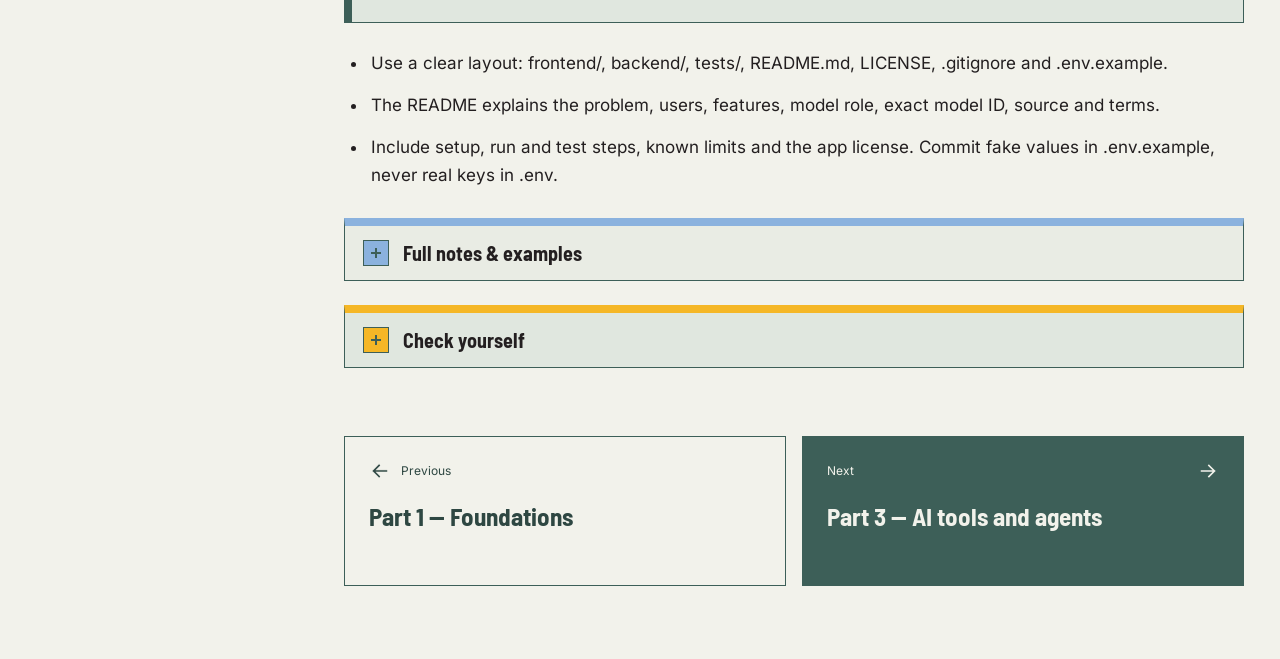
<file: part-2.html>
<!doctype html><html lang="en">
<head><meta charset="utf-8"><meta name="viewport" content="width=device-width,initial-scale=1"><title>Part 2 — Open source, licenses and Git · Hacktoberfest study reference</title><meta name="description" content="Phase 1 study notes for first-year B.Tech students at NST SMRU."><link rel="stylesheet" href="assets/style.css"><script src="assets/site.js" defer></script></head>
<body><a class="skip" href="#main">Skip to content</a><div class="layout">
<aside aria-label="Study navigation"><a class="site-name" href="index.html">Hacktoberfest<br> study reference<span class="site-phase">Phase 1</span></a><details class="sidebar-menu" open><summary>Contents</summary><div class="sidebar-panel">
<nav class="part-nav" aria-label="Study Parts"><a href="part-1.html"><span class="nav-number">01</span><span>Foundations</span></a><a href="part-2.html" aria-current="page"><span class="nav-number">02</span><span>Open source, licenses and Git</span></a><a href="part-3.html"><span class="nav-number">03</span><span>AI tools and agents</span></a><a href="part-4.html"><span class="nav-number">04</span><span>Talking to models</span></a><a href="part-5.html"><span class="nav-number">05</span><span>Extending agents</span></a><a href="part-6.html"><span class="nav-number">06</span><span>Safe engineering</span></a><a href="part-7.html"><span class="nav-number">07</span><span>Building an AI app</span></a><a href="part-8.html"><span class="nav-number">08</span><span>Vibe coding case study</span></a></nav>
<nav class="reference-nav" aria-label="Reference pages"><a href="index.html">Overview</a><a href="glossary.html">Glossary</a><a href="answers.html">Answer key</a></nav>
<nav class="page-toc" aria-label="On this page"><h2>On this page</h2><a href="#section-6">6. How open-source software works</a><a href="#section-7">7. Licenses</a><a href="#section-8">8. Git and GitHub</a><a href="#section-9">9. Project structure and the README</a></nav></div></details></aside>
<main id="main">
<div class="page-heading"><h1>Part 2 — Open source, licenses and Git</h1><p>Understand licenses and make a useful first contribution.</p></div>
<section id="section-6"><h2><span class="section-no">06</span> How open-source software works</h2><div class="one-line"><strong>In one line</strong><p>Open source means public code plus an open license. You contribute by opening issues and pull requests that maintainers review and merge.</p></div><ul class="key-points"><li>Open-source software combines public source code with an open-source license. Maintainers review contributions; contributors help in many ways.</li><li>Read README, CONTRIBUTING.md and the Code of Conduct. Find a needed issue before making a focused change.</li><li>Fork → branch → change → PR → review → merge. Useful documentation and tests count as contributions; avoid PRs made only to get counted.</li></ul><details class="full-notes"><summary>Full notes &amp; examples</summary><p><strong>Open-source software</strong> is software whose source code is public <strong>and</strong> comes with an open-source license that lets anyone use, study, change, and share it. Linux, Python, and VS Code&#x27;s core code are well-known examples.</p><h3>Who&#x27;s who</h3><ul><li><strong>Maintainers:</strong> the people who run a project. They review and accept changes.</li><li><strong>Contributors:</strong> anyone who helps. That can mean fixing bugs, writing docs, adding tests, or answering questions.</li><li><strong>Users:</strong> people who use the software.</li></ul><h3>Words you&#x27;ll meet on GitHub</h3><ul><li><strong>Issue:</strong> a public note about a bug, an idea, or a question.</li><li><strong>Fork:</strong> your own copy of someone else&#x27;s repository, under your account.</li><li><strong>Branch:</strong> a separate line of work inside a repo (see Section 8).</li><li><strong>Pull request (PR):</strong> a request asking the maintainers to accept your changes into their project.</li><li><strong>Review:</strong> maintainers read your PR and ask questions or request changes.</li><li><strong>Merge:</strong> your change is accepted and joined into the main code.</li></ul><h3>A typical first contribution</h3><ul><li>Find a project you use, and read its README and CONTRIBUTING.md (the guide for contributors).</li><li>Look for issues labelled good first issue.</li><li>Comment to say you&#x27;d like to work on it, and wait for a reply if the project asks you to.</li><li>Fork the repo, create a branch, and make a small, focused change.</li><li>Open a PR that explains what you changed and why. Link the issue it fixes.</li><li>Reply to the review politely and update your PR.</li></ul><p>Projects also often have a <strong>Code of Conduct</strong>, the rules for respectful behaviour.</p><p><strong>Good contributions</strong> are small, tested, and actually needed. Low-effort PRs, such as changing one word only to get a PR counted, waste maintainers&#x27; time.</p></details><details class="check"><summary>Check yourself</summary><ol><li><p><strong>What is the difference between a fork and a branch?</strong></p><details class="answer-reveal"><summary>Reveal answer</summary><div class="answer">A fork is your own copy of someone&#x27;s repo. A branch is a line of work inside one repo.</div></details></li><li><p><strong>Which file explains how to contribute to a project?</strong></p><details class="answer-reveal"><summary>Reveal answer</summary><div class="answer">CONTRIBUTING.md.</div></details></li><li><p><strong>What makes a good first PR?</strong></p><details class="answer-reveal"><summary>Reveal answer</summary><div class="answer">Small, focused, tested, actually needed, and explained clearly.</div></details></li></ol></details></section>
<section id="section-7"><h2><span class="section-no">07</span> Licenses</h2><div class="one-line"><strong>In one line</strong><p>No LICENSE means no permission to reuse. MIT and Apache-2.0 are permissive, GPL is copyleft and applies when you distribute, and your model&#x27;s license is separate from your code&#x27;s.</p></div><ul class="key-points"><li>Public code without a LICENSE gives no automatic permission to copy, change or share it.</li><li>MIT and Apache-2.0 are permissive with conditions. GPL-3.0 is copyleft: source-sharing duties apply when distributing, not just making private changes.</li><li>Your app’s license and model’s terms remain separate. Check dependencies, copied code, images and datasets too. This is learning material, not legal advice.</li></ul><details class="full-notes"><summary>Full notes &amp; examples</summary><p>A <strong>license</strong> is a short text file in a repo (usually named LICENSE). It says what others are allowed to do with the code or model, and on what conditions.</p><ul><li><strong>Copyright</strong> (the creator&#x27;s legal right over their work) applies to code even when anyone can see it.</li><li>So <strong>public on GitHub does not mean free to reuse</strong>. Without a LICENSE, others generally get <strong>no automatic permission</strong> to copy, change, or share the code.</li><li>Public code with no LICENSE is only public. It is not open source.</li></ul><h3>Three licenses to recognize</h3><div class="table-wrap" tabindex="0" role="region" aria-label="Comparison table"><table><tr><th scope="col"><strong>License</strong></th><th scope="col"><strong>In simple words</strong></th><th scope="col"><strong>Remember</strong></th></tr><tr><td><strong>MIT</strong></td><td>Do almost anything: use, change, share, even sell</td><td>Keep the copyright and license notice. Short and simple.</td></tr><tr><td><strong>Apache-2.0</strong></td><td>Like MIT, with extra wording about patents</td><td>Keep notices, and mark the files you changed</td></tr><tr><td><strong>GPL-3.0</strong></td><td>&quot;Copyleft&quot;: if you give the program (or a changed copy) to others, you must also give them the source code under GPL</td><td>The duty applies when you <strong>distribute</strong> it. Changing it for your own private use doesn&#x27;t force you to publish anything.</td></tr></table></div><ul><li>A <strong>patent</strong> is a legal right over an invention.</li><li><strong>Permissive</strong> licenses (MIT, Apache-2.0) have few conditions.</li><li><strong>Copyleft</strong> licenses (GPL) require that anyone who passes the software on keeps it under the same open terms.</li></ul><h3>Your code&#x27;s license and your model&#x27;s license are separate</h3><p>Suppose your app&#x27;s code is MIT and it uses Gemma. Gemma has <strong>its own terms</strong>, which are not MIT. Your MIT license does not replace the model&#x27;s license. Name both in your README:</p><div class="code"><button type="button" class="copy" aria-label="Copy code">Copy</button><pre tabindex="0"><code>Application code: MIT License (see LICENSE)
AI model: [exact model ID]
Model source: [official model card URL]
Model terms: [license/terms URL]</code></pre></div><p><strong>Adding a LICENSE on GitHub:</strong> in your repo, create a new file named LICENSE, and GitHub will offer license templates. The website choosealicense.com explains each license in plain words.</p><p>Before you choose a license, check the code you copied, your dependencies, any datasets and images, and the model&#x27;s terms. You cannot put your own license on material you don&#x27;t own.</p><p>(This section is for learning. It is not legal advice.)</p></details><details class="check"><summary>Check yourself</summary><ol><li><p><strong>A repo is public but has no LICENSE. Can you freely copy its code?</strong></p><details class="answer-reveal"><summary>Reveal answer</summary><div class="answer">No. There is no automatic permission.</div></details></li><li><p><strong>When do GPL&#x27;s &quot;share the source&quot; duties apply?</strong></p><details class="answer-reveal"><summary>Reveal answer</summary><div class="answer">When you distribute the program or a changed copy.</div></details></li><li><p><strong>Your app is MIT and uses Gemma. Is Gemma now under MIT?</strong></p><details class="answer-reveal"><summary>Reveal answer</summary><div class="answer">No. Gemma keeps its own terms.</div></details></li></ol></details></section>
<section id="section-8"><h2><span class="section-no">08</span> Git and GitHub</h2><div class="one-line"><strong>In one line</strong><p>Git tracks changes as commits, GitHub hosts them online, and the everyday loop is status → add → commit → push.</p></div><ul class="key-points"><li>Git records changes; GitHub hosts repositories and collaboration. A commit is a snapshot with a message; a branch is a line of work.</li><li>Everyday loop: git status → git add → git commit → git push. A remote is an online copy, conventionally called origin.</li><li>Review staged changes, keep commits focused and ignore .env, dependencies and build output. .gitignore does not remove files already tracked.</li></ul><div class="diagrams"><figure class="diagram"><div><svg viewBox="0 0 360 368" role="img" aria-labelledby="gitbranchcommitprmerge-title gitbranchcommitprmerge-desc"><title id="gitbranchcommitprmerge-title">Git branch → commit → PR → merge</title><desc id="gitbranchcommitprmerge-desc">A pull request proposes a merge; opening one does not mean it is accepted.</desc><defs><marker id="gitbranchcommitprmerge-arrow" markerWidth="8" markerHeight="8" refX="6" refY="3" orient="auto"><path d="M0 0 L6 3 L0 6" fill="none" stroke="#231f20" stroke-width="1.5"/></marker></defs><rect x="20" y="12" width="320" height="62" fill="#8bb2de" stroke="#231f20" stroke-width="1.5"/><text x="180" y="37" text-anchor="middle" fill="#231f20" font-family="Inter, sans-serif" font-size="18" font-weight="700">Branch</text><text x="180" y="58" text-anchor="middle" fill="#231f20" font-family="Inter, sans-serif" font-size="15">Create a separate line of work</text><path d="M180 74 v20" stroke="#231f20" stroke-width="1.5" marker-end="url(#gitbranchcommitprmerge-arrow)"/><rect x="20" y="98" width="320" height="62" fill="#f5b726" stroke="#231f20" stroke-width="1.5"/><text x="180" y="123" text-anchor="middle" fill="#231f20" font-family="Inter, sans-serif" font-size="18" font-weight="700">Commit</text><text x="180" y="144" text-anchor="middle" fill="#231f20" font-family="Inter, sans-serif" font-size="15">Save a focused change</text><path d="M180 160 v20" stroke="#231f20" stroke-width="1.5" marker-end="url(#gitbranchcommitprmerge-arrow)"/><rect x="20" y="184" width="320" height="62" fill="#e97b77" stroke="#231f20" stroke-width="1.5"/><text x="180" y="209" text-anchor="middle" fill="#231f20" font-family="Inter, sans-serif" font-size="18" font-weight="700">Pull request + review</text><text x="180" y="230" text-anchor="middle" fill="#231f20" font-family="Inter, sans-serif" font-size="15">Ask maintainers to review your change</text><path d="M180 246 v20" stroke="#231f20" stroke-width="1.5" marker-end="url(#gitbranchcommitprmerge-arrow)"/><rect x="20" y="270" width="320" height="62" fill="#f2f2eb" stroke="#231f20" stroke-width="1.5"/><text x="180" y="295" text-anchor="middle" fill="#231f20" font-family="Inter, sans-serif" font-size="18" font-weight="700">Merge</text><text x="180" y="316" text-anchor="middle" fill="#231f20" font-family="Inter, sans-serif" font-size="15">Join the accepted change into main</text></svg></div><figcaption><strong>Git branch → commit → PR → merge</strong><br>A pull request proposes a merge; opening one does not mean it is accepted.</figcaption></figure></div><details class="full-notes"><summary>Full notes &amp; examples</summary><ul><li><strong>Git</strong> is a tool that records every change you make to a project, so you can see history, undo mistakes, and work with others.</li><li><strong>GitHub</strong> is a website that stores Git projects online and adds issues, pull requests, and reviews.</li><li>A <strong>repository (repo)</strong> is a project folder tracked by Git.</li><li>A <strong>commit</strong> is a saved snapshot of your changes, with a message describing them.</li><li>A <strong>branch</strong> is a separate line of work. main is usually the default branch. You make a new branch to try a feature without breaking main.</li><li>A <strong>remote</strong> is the online copy of your repo, usually on GitHub. By convention it is called origin.</li></ul><h3>Basic commands</h3><div class="code"><button type="button" class="copy" aria-label="Copy code">Copy</button><pre tabindex="0"><code>git init                     # start tracking this folder
git status                   # see what changed
git add .                    # pick all changes for the next commit
git commit -m &quot;Add complaint classifier&quot;
git remote add origin &lt;repository-url&gt;
git push -u origin main      # upload commits to GitHub</code></pre></div><p>Other everyday commands:</p><div class="code"><button type="button" class="copy" aria-label="Copy code">Copy</button><pre tabindex="0"><code>git clone &lt;repository-url&gt;   # download a repo to your computer
git pull                     # get the latest changes from GitHub
git checkout -b new-feature  # create and switch to a new branch
git log --oneline            # see the commit history</code></pre></div><h3>Good habits</h3><ul><li>Run git status <strong>before</strong> every commit, so you don&#x27;t add secret or junk files.</li><li>Use a .gitignore file to list what Git must never track, such as .env, node_modules/, and build folders.</li><li>Make small commits with clear messages, like &quot;Add room number validation&quot;, not &quot;stuff&quot;.</li><li>Commit often. Your history shows how the project grew and lets you go back if something breaks.</li></ul></details><details class="check"><summary>Check yourself</summary><ol><li><p><strong>What is a commit?</strong></p><details class="answer-reveal"><summary>Reveal answer</summary><div class="answer">A saved snapshot of changes, with a message.</div></details></li><li><p><strong>Which command shows what will go into your next commit?</strong></p><details class="answer-reveal"><summary>Reveal answer</summary><div class="answer">git status.</div></details></li><li><p><strong>Why should .env be listed in .gitignore?</strong></p><details class="answer-reveal"><summary>Reveal answer</summary><div class="answer">So real keys never get committed.</div></details></li></ol></details></section>
<section id="section-9"><h2><span class="section-no">09</span> Project structure and the README</h2><div class="one-line"><strong>In one line</strong><p>Keep a clear folder layout, and write a README that lets a stranger understand, set up, and run your project.</p></div><ul class="key-points"><li>Use a clear layout: frontend/, backend/, tests/, README.md, LICENSE, .gitignore and .env.example.</li><li>The README explains the problem, users, features, model role, exact model ID, source and terms.</li><li>Include setup, run and test steps, known limits and the app license. Commit fake values in .env.example, never real keys in .env.</li></ul><details class="full-notes"><summary>Full notes &amp; examples</summary><h3>A simple project layout</h3><p>Many small AI web apps look roughly like this:</p><div class="code"><button type="button" class="copy" aria-label="Copy code">Copy</button><pre tabindex="0"><code>my-app/
  README.md         ← what it is and how to run it
  LICENSE           ← reuse permissions
  .gitignore        ← files Git must ignore
  .env.example      ← fake keys showing what is needed
  frontend/         ← pages the user sees
  backend/          ← server code, calls the model
  tests/            ← automatic checks</code></pre></div><p>Exact folder names depend on your tools. What matters is that a new person can find things.</p><h3>README checklist</h3><p>A <strong>README</strong> is the front page of your repo. A good one includes:</p><ul><li>What problem it solves and who it is for.</li><li>Features, and what the AI model does in it.</li><li>The exact model ID, its source, a link to its license or terms, and how it runs (locally or through an API).</li><li>Setup steps, including &quot;copy .env.example to .env&quot;.</li><li>How to run it and how to test it.</li><li>Known limitations.</li><li>The app&#x27;s license.</li></ul></details><details class="check"><summary>Check yourself</summary><ol><li><p><strong>Name four things a README should contain.</strong></p><details class="answer-reveal"><summary>Reveal answer</summary><div class="answer">Any four: what it does and for whom, features and the model&#x27;s role, model ID, source and license, setup steps, how to run and test, limitations, the app license.</div></details></li><li><p><strong>Why commit .env.example but not .env?</strong></p><details class="answer-reveal"><summary>Reveal answer</summary><div class="answer">.env.example holds only fake values that show what&#x27;s needed. .env holds real secrets.</div></details></li></ol></details></section>
<nav class="pager" aria-label="Previous and next pages"><a class="page-prev" rel="prev" href="part-1.html"><span class="pager-direction"><svg viewBox="0 0 24 24" width="22" height="22" aria-hidden="true" focusable="false"><path d="M5 12h14m-6-6 6 6-6 6" fill="none" stroke="currentColor" stroke-width="1.8" stroke-linecap="square"/></svg><small>Previous</small></span><strong>Part 1 — Foundations</strong></a><a class="page-next" rel="next" href="part-3.html"><span class="pager-direction"><small>Next</small><svg viewBox="0 0 24 24" width="22" height="22" aria-hidden="true" focusable="false"><path d="M5 12h14m-6-6 6 6-6 6" fill="none" stroke="currentColor" stroke-width="1.8" stroke-linecap="square"/></svg></span><strong>Part 3 — AI tools and agents</strong></a></nav></main></div><p id="copy-status" class="sr-only" role="status" aria-live="polite"></p></body></html>
</file>
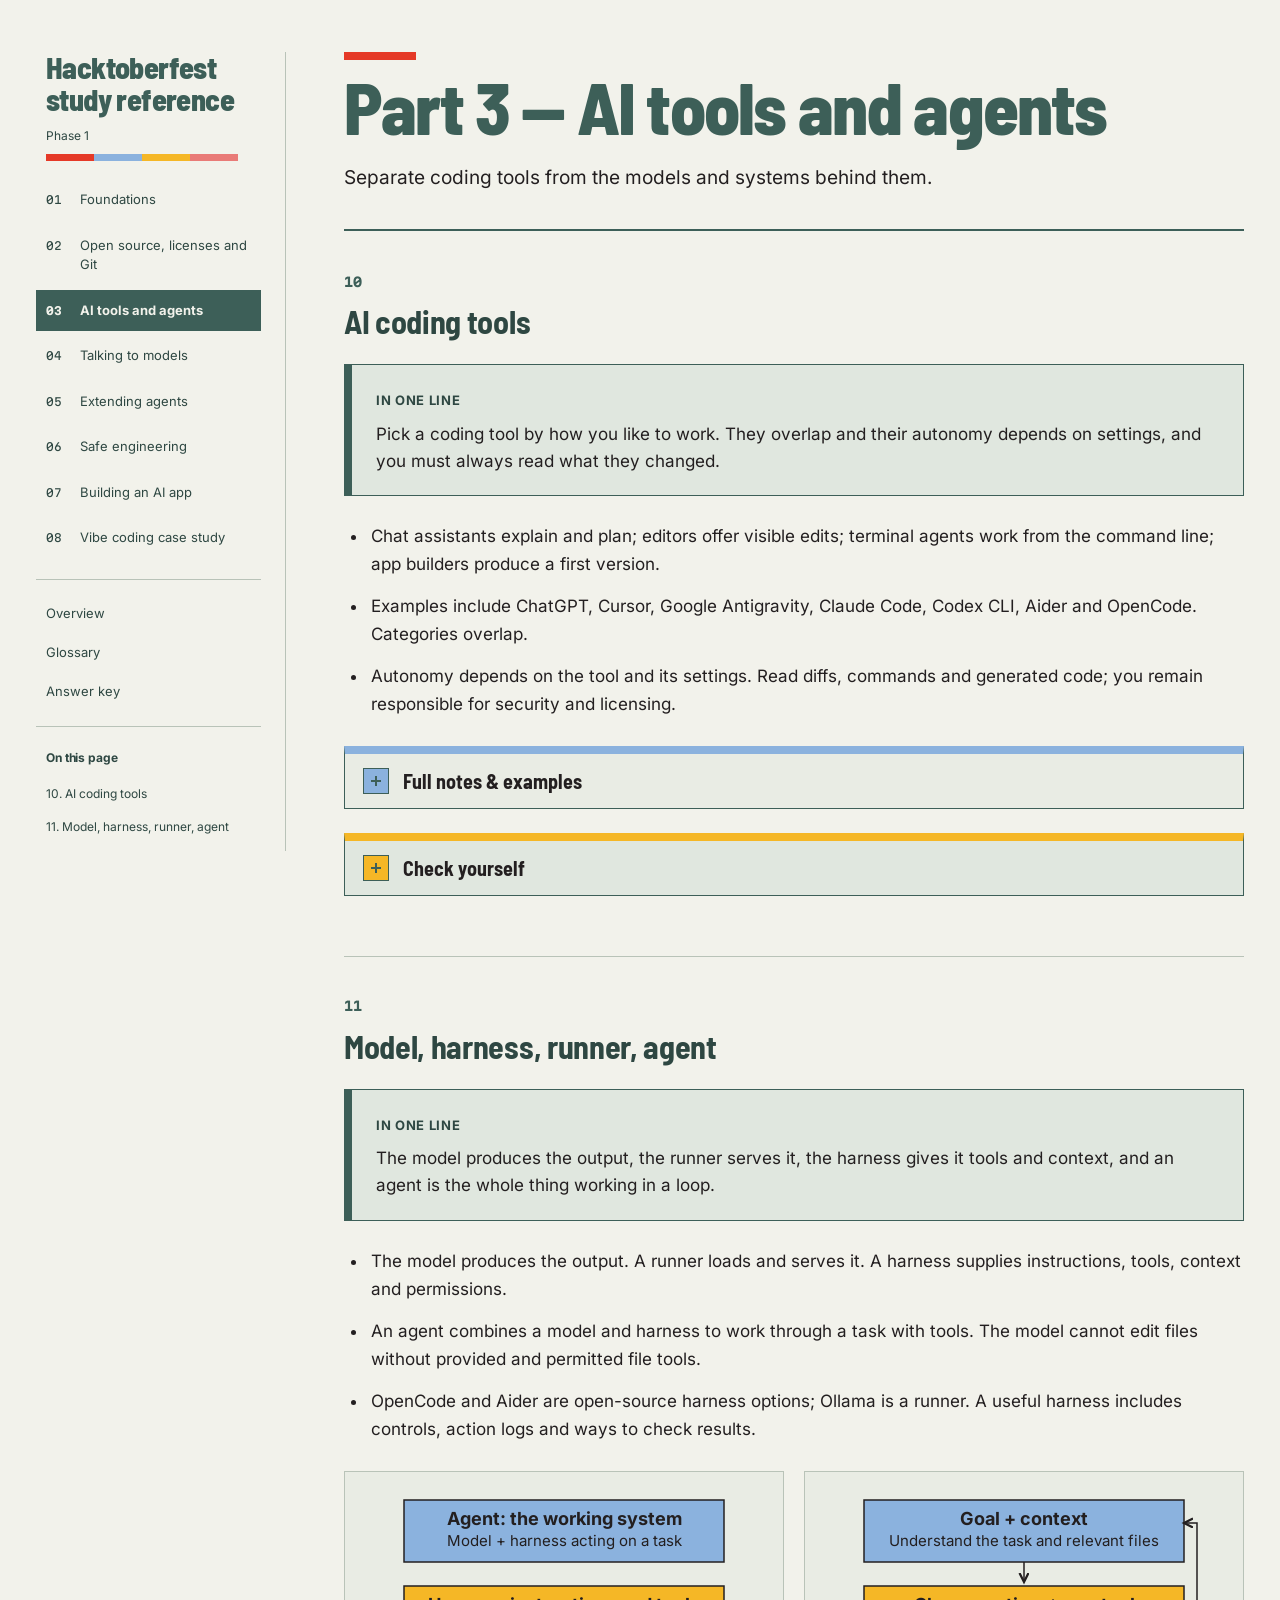
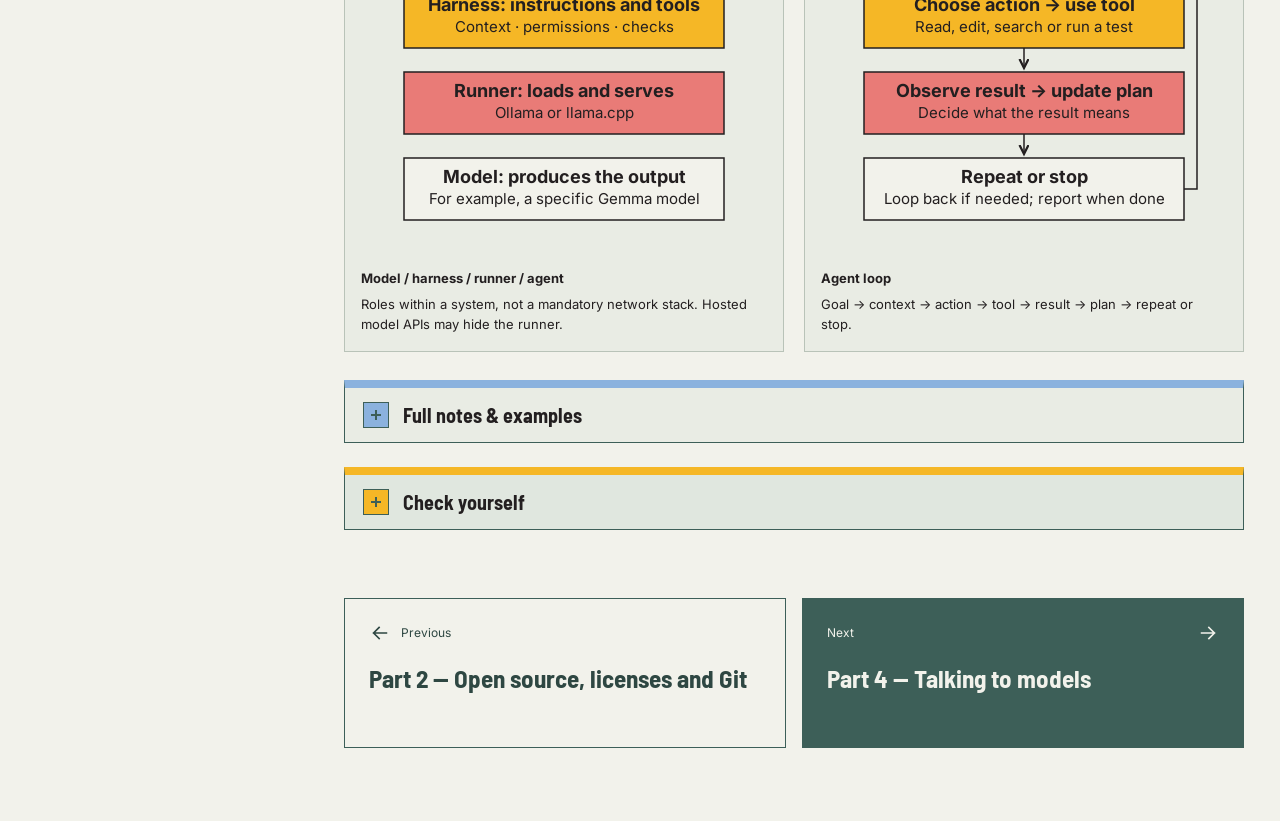
<file: part-3.html>
<!doctype html><html lang="en">
<head><meta charset="utf-8"><meta name="viewport" content="width=device-width,initial-scale=1"><title>Part 3 — AI tools and agents · Hacktoberfest study reference</title><meta name="description" content="Phase 1 study notes for first-year B.Tech students at NST SMRU."><link rel="stylesheet" href="assets/style.css"><script src="assets/site.js" defer></script></head>
<body><a class="skip" href="#main">Skip to content</a><div class="layout">
<aside aria-label="Study navigation"><a class="site-name" href="index.html">Hacktoberfest<br> study reference<span class="site-phase">Phase 1</span></a><details class="sidebar-menu" open><summary>Contents</summary><div class="sidebar-panel">
<nav class="part-nav" aria-label="Study Parts"><a href="part-1.html"><span class="nav-number">01</span><span>Foundations</span></a><a href="part-2.html"><span class="nav-number">02</span><span>Open source, licenses and Git</span></a><a href="part-3.html" aria-current="page"><span class="nav-number">03</span><span>AI tools and agents</span></a><a href="part-4.html"><span class="nav-number">04</span><span>Talking to models</span></a><a href="part-5.html"><span class="nav-number">05</span><span>Extending agents</span></a><a href="part-6.html"><span class="nav-number">06</span><span>Safe engineering</span></a><a href="part-7.html"><span class="nav-number">07</span><span>Building an AI app</span></a><a href="part-8.html"><span class="nav-number">08</span><span>Vibe coding case study</span></a></nav>
<nav class="reference-nav" aria-label="Reference pages"><a href="index.html">Overview</a><a href="glossary.html">Glossary</a><a href="answers.html">Answer key</a></nav>
<nav class="page-toc" aria-label="On this page"><h2>On this page</h2><a href="#section-10">10. AI coding tools</a><a href="#section-11">11. Model, harness, runner, agent</a></nav></div></details></aside>
<main id="main">
<div class="page-heading"><h1>Part 3 — AI tools and agents</h1><p>Separate coding tools from the models and systems behind them.</p></div>
<section id="section-10"><h2><span class="section-no">10</span> AI coding tools</h2><div class="one-line"><strong>In one line</strong><p>Pick a coding tool by how you like to work. They overlap and their autonomy depends on settings, and you must always read what they changed.</p></div><ul class="key-points"><li>Chat assistants explain and plan; editors offer visible edits; terminal agents work from the command line; app builders produce a first version.</li><li>Examples include ChatGPT, Cursor, Google Antigravity, Claude Code, Codex CLI, Aider and OpenCode. Categories overlap.</li><li>Autonomy depends on the tool and its settings. Read diffs, commands and generated code; you remain responsible for security and licensing.</li></ul><details class="full-notes"><summary>Full notes &amp; examples</summary><p>These tools help you <strong>write</strong> code. They differ in <strong>where they live</strong> and <strong>how you work with them</strong>. They are not ranked from weak to strong, and many of them overlap: a lot of tools can chat, edit files, and run commands.</p><div class="table-wrap" tabindex="0" role="region" aria-label="Comparison table"><table><tr><th scope="col"><strong>Type</strong></th><th scope="col"><strong>Examples</strong></th><th scope="col"><strong>How you use it</strong></th></tr><tr><td><strong>Chat assistant</strong></td><td>ChatGPT, Claude, Gemini</td><td>Explain things, plan, debug pasted code. You copy-paste the code yourself.</td></tr><tr><td><strong>AI code editor / GUI agent</strong></td><td>Cursor, Windsurf, GitHub Copilot, Google Antigravity</td><td>Works inside an editor. Suggests and makes edits that you can see.</td></tr><tr><td><strong>Terminal agent</strong></td><td>Claude Code, Codex CLI, Aider, OpenCode</td><td>Works in the terminal. Reads files, edits code, runs commands and tests.</td></tr><tr><td><strong>App builder</strong></td><td>Lovable, Bolt, v0</td><td>Generates a first version of an app from a description. Export and read the code.</td></tr></table></div><p>An <strong>agent</strong> is an AI system that carries out a multi-step task by using tools (see Section 11).</p><h3>Terminal agent vs GUI agent</h3><p>A <strong>GUI</strong> (graphical user interface) is an app with windows and buttons. A <strong>diff</strong> is a view of exactly what changed in a file: lines removed and lines added.</p><div class="table-wrap" tabindex="0" role="region" aria-label="Comparison table"><table><tr><th scope="col"></th><th scope="col"><strong>Terminal agent</strong></th><th scope="col"><strong>GUI agent</strong></th></tr><tr><td>Lives in</td><td>Your terminal</td><td>A window or panel in your editor</td></tr><tr><td>Shows changes as</td><td>Text diffs. Fast, and works naturally with Git</td><td>Visual diffs. You click accept or reject.</td></tr><tr><td>Running commands</td><td>Asks you to approve each one, <strong>or</strong> runs on its own if you turn on an auto-approve mode</td><td>Depends on its settings</td></tr><tr><td>Watch out for</td><td>Auto-approve makes changes without asking, so review your commits</td><td>It&#x27;s easy to accept big changes without reading them</td></tr></table></div><ul><li>How much a tool does on its own depends on <strong>the tool and your settings</strong>, not on its type. There is no fixed order of &quot;more autonomous&quot; categories.</li><li>New to coding? A GUI tool is easier to follow. Comfortable in a terminal? Try a terminal agent. Either way, <strong>you</strong> read what changed.</li></ul><h3>Which tool for which job</h3><div class="table-wrap" tabindex="0" role="region" aria-label="Comparison table"><table><tr><th scope="col"><strong>Job</strong></th><th scope="col"><strong>Good fit</strong></th></tr><tr><td>Understand an error or a concept</td><td>A chat assistant</td></tr><tr><td>Autocomplete and quick edits while coding</td><td>An AI code editor</td></tr><tr><td>A multi-step change across your repo</td><td>An agent (GUI or terminal)</td></tr><tr><td>A quick first version of a UI</td><td>An app builder, then export the code</td></tr><tr><td>Fully open and local</td><td>An open harness like OpenCode or Aider, with a local model</td></tr></table></div><h3>What AI tools must not decide for you</h3><p>Generated code can contain made-up packages, unsafe commands, wrong versions, or leaked secrets. <strong>You</strong> are still responsible for the design, security, licensing, and checking that it works.</p></details><details class="check"><summary>Check yourself</summary><ol><li><p><strong>Name one chat assistant, one GUI agent, and one terminal agent.</strong></p><details class="answer-reveal"><summary>Reveal answer</summary><div class="answer">For example ChatGPT, Cursor, and Claude Code.</div></details></li><li><p><strong>Does a terminal agent always ask before running a command?</strong></p><details class="answer-reveal"><summary>Reveal answer</summary><div class="answer">No. It can auto-approve if that&#x27;s turned on.</div></details></li><li><p><strong>Is one category of tool always more autonomous than another?</strong></p><details class="answer-reveal"><summary>Reveal answer</summary><div class="answer">No. It depends on the tool and its settings.</div></details></li></ol></details></section>
<section id="section-11"><h2><span class="section-no">11</span> Model, harness, runner, agent</h2><div class="one-line"><strong>In one line</strong><p>The model produces the output, the runner serves it, the harness gives it tools and context, and an agent is the whole thing working in a loop.</p></div><ul class="key-points"><li>The model produces the output. A runner loads and serves it. A harness supplies instructions, tools, context and permissions.</li><li>An agent combines a model and harness to work through a task with tools. The model cannot edit files without provided and permitted file tools.</li><li>OpenCode and Aider are open-source harness options; Ollama is a runner. A useful harness includes controls, action logs and ways to check results.</li></ul><div class="diagrams"><figure class="diagram"><div><svg viewBox="0 0 360 368" role="img" aria-labelledby="modelharnessrunneragent-title modelharnessrunneragent-desc"><title id="modelharnessrunneragent-title">Model / harness / runner / agent</title><desc id="modelharnessrunneragent-desc">Roles within a system, not a mandatory network stack. Hosted model APIs may hide the runner.</desc><defs><marker id="modelharnessrunneragent-arrow" markerWidth="8" markerHeight="8" refX="6" refY="3" orient="auto"><path d="M0 0 L6 3 L0 6" fill="none" stroke="#231f20" stroke-width="1.5"/></marker></defs><rect x="20" y="12" width="320" height="62" fill="#8bb2de" stroke="#231f20" stroke-width="1.5"/><text x="180" y="37" text-anchor="middle" fill="#231f20" font-family="Inter, sans-serif" font-size="18" font-weight="700">Agent: the working system</text><text x="180" y="58" text-anchor="middle" fill="#231f20" font-family="Inter, sans-serif" font-size="15">Model + harness acting on a task</text><rect x="20" y="98" width="320" height="62" fill="#f5b726" stroke="#231f20" stroke-width="1.5"/><text x="180" y="123" text-anchor="middle" fill="#231f20" font-family="Inter, sans-serif" font-size="18" font-weight="700">Harness: instructions and tools</text><text x="180" y="144" text-anchor="middle" fill="#231f20" font-family="Inter, sans-serif" font-size="15">Context · permissions · checks</text><rect x="20" y="184" width="320" height="62" fill="#e97b77" stroke="#231f20" stroke-width="1.5"/><text x="180" y="209" text-anchor="middle" fill="#231f20" font-family="Inter, sans-serif" font-size="18" font-weight="700">Runner: loads and serves</text><text x="180" y="230" text-anchor="middle" fill="#231f20" font-family="Inter, sans-serif" font-size="15">Ollama or llama.cpp</text><rect x="20" y="270" width="320" height="62" fill="#f2f2eb" stroke="#231f20" stroke-width="1.5"/><text x="180" y="295" text-anchor="middle" fill="#231f20" font-family="Inter, sans-serif" font-size="18" font-weight="700">Model: produces the output</text><text x="180" y="316" text-anchor="middle" fill="#231f20" font-family="Inter, sans-serif" font-size="15">For example, a specific Gemma model</text></svg></div><figcaption><strong>Model / harness / runner / agent</strong><br>Roles within a system, not a mandatory network stack. Hosted model APIs may hide the runner.</figcaption></figure><figure class="diagram"><div><svg viewBox="0 0 360 368" role="img" aria-labelledby="agentloop-title agentloop-desc"><title id="agentloop-title">Agent loop</title><desc id="agentloop-desc">Goal → context → action → tool → result → plan → repeat or stop.</desc><defs><marker id="agentloop-arrow" markerWidth="8" markerHeight="8" refX="6" refY="3" orient="auto"><path d="M0 0 L6 3 L0 6" fill="none" stroke="#231f20" stroke-width="1.5"/></marker></defs><rect x="20" y="12" width="320" height="62" fill="#8bb2de" stroke="#231f20" stroke-width="1.5"/><text x="180" y="37" text-anchor="middle" fill="#231f20" font-family="Inter, sans-serif" font-size="18" font-weight="700">Goal + context</text><text x="180" y="58" text-anchor="middle" fill="#231f20" font-family="Inter, sans-serif" font-size="15">Understand the task and relevant files</text><path d="M180 74 v20" stroke="#231f20" stroke-width="1.5" marker-end="url(#agentloop-arrow)"/><rect x="20" y="98" width="320" height="62" fill="#f5b726" stroke="#231f20" stroke-width="1.5"/><text x="180" y="123" text-anchor="middle" fill="#231f20" font-family="Inter, sans-serif" font-size="18" font-weight="700">Choose action → use tool</text><text x="180" y="144" text-anchor="middle" fill="#231f20" font-family="Inter, sans-serif" font-size="15">Read, edit, search or run a test</text><path d="M180 160 v20" stroke="#231f20" stroke-width="1.5" marker-end="url(#agentloop-arrow)"/><rect x="20" y="184" width="320" height="62" fill="#e97b77" stroke="#231f20" stroke-width="1.5"/><text x="180" y="209" text-anchor="middle" fill="#231f20" font-family="Inter, sans-serif" font-size="18" font-weight="700">Observe result → update plan</text><text x="180" y="230" text-anchor="middle" fill="#231f20" font-family="Inter, sans-serif" font-size="15">Decide what the result means</text><path d="M180 246 v20" stroke="#231f20" stroke-width="1.5" marker-end="url(#agentloop-arrow)"/><rect x="20" y="270" width="320" height="62" fill="#f2f2eb" stroke="#231f20" stroke-width="1.5"/><text x="180" y="295" text-anchor="middle" fill="#231f20" font-family="Inter, sans-serif" font-size="18" font-weight="700">Repeat or stop</text><text x="180" y="316" text-anchor="middle" fill="#231f20" font-family="Inter, sans-serif" font-size="15">Loop back if needed; report when done</text><path d="M340 301 H353 V35 H340" fill="none" stroke="#231f20" stroke-width="1.5" marker-end="url(#agentloop-arrow)"/></svg></div><figcaption><strong>Agent loop</strong><br>Goal → context → action → tool → result → plan → repeat or stop.</figcaption></figure></div><details class="full-notes"><summary>Full notes &amp; examples</summary><p>These four words get mixed up. They are different things.</p><div class="table-wrap" tabindex="0" role="region" aria-label="Comparison table"><table><tr><th scope="col"><strong>Word</strong></th><th scope="col"><strong>What it is</strong></th><th scope="col"><strong>Example</strong></th></tr><tr><td><strong>Model</strong></td><td>Produces the output from the input</td><td>Gemma, Llama</td></tr><tr><td><strong>Runner</strong></td><td>Loads a model and serves it to apps</td><td>Ollama, llama.cpp</td></tr><tr><td><strong>Harness</strong></td><td>The software around a model: instructions, tools, memory, actions</td><td>Claude Code, OpenCode, Aider</td></tr><tr><td><strong>Agent</strong></td><td>A model plus a harness, working step by step with tools on a task</td><td>A coding agent fixing a bug</td></tr></table></div><h3>The harness</h3><p>A harness gives the model:</p><ul><li><strong>Prompts and system instructions:</strong> what to do and what not to do.</li><li><strong>Tools:</strong> search, files, Git, GitHub, the terminal.</li><li><strong>Memory or context:</strong> what the model can see.</li><li><strong>Actions:</strong> running code, calling APIs.</li></ul><p><strong>Analogy:</strong> the model is the <strong>engine</strong> and the harness is the <strong>car</strong> built around it. The same engine can go into different cars. Real systems vary, but this helps you remember the roles.</p><p>A model on its own can&#x27;t open your files or use GitHub. The harness has to provide those tools and allow them to be used.</p><h3>The agent loop</h3><p>An agent works in a loop: get the goal → look at the context → choose the next action → use a tool → look at the result → update the plan → repeat or stop.</p><div class="code"><button type="button" class="copy" aria-label="Copy code">Copy</button><pre tabindex="0"><code>User: &quot;Fix the failing login test&quot;
Agent reads test output → reads the code → edits it
→ runs tests → checks result → reports changes</code></pre></div><h3>Chatbot vs agent</h3><p>A simple <strong>chatbot</strong> mainly answers messages. An <strong>agent</strong> can carry out multi-step tasks with tools, keep track of progress, and check its work. Some chatbots have tools too, so the difference is in what the system does, not a fixed product type.</p><h3>What makes a good harness</h3><ul><li>Clear instructions, including limits.</li><li>The right files and context.</li><li>Useful tools: files, Git, terminal, tests.</li><li>Permission controls and a log of important actions.</li><li>A way to read tool results and decide the next step.</li></ul><p><strong>Open options:</strong> OpenCode (an open-source agent that works with many models) and Aider (an open-source pair programmer that works closely with Git). With both, you bring your own model, which can even be a local one served by Ollama.</p></details><details class="check"><summary>Check yourself</summary><ol><li><p><strong>Is Ollama a model, a runner, or a harness? What about OpenCode?</strong></p><details class="answer-reveal"><summary>Reveal answer</summary><div class="answer">Ollama is a runner. OpenCode is a harness.</div></details></li><li><p><strong>Why can&#x27;t a model edit your files by itself?</strong></p><details class="answer-reveal"><summary>Reveal answer</summary><div class="answer">The harness must provide and allow file tools.</div></details></li><li><p><strong>Write down the steps of the agent loop.</strong></p><details class="answer-reveal"><summary>Reveal answer</summary><div class="answer">Goal → look at context → choose action → use tool → look at result → update plan → repeat or stop.</div></details></li></ol></details></section>
<nav class="pager" aria-label="Previous and next pages"><a class="page-prev" rel="prev" href="part-2.html"><span class="pager-direction"><svg viewBox="0 0 24 24" width="22" height="22" aria-hidden="true" focusable="false"><path d="M5 12h14m-6-6 6 6-6 6" fill="none" stroke="currentColor" stroke-width="1.8" stroke-linecap="square"/></svg><small>Previous</small></span><strong>Part 2 — Open source, licenses and Git</strong></a><a class="page-next" rel="next" href="part-4.html"><span class="pager-direction"><small>Next</small><svg viewBox="0 0 24 24" width="22" height="22" aria-hidden="true" focusable="false"><path d="M5 12h14m-6-6 6 6-6 6" fill="none" stroke="currentColor" stroke-width="1.8" stroke-linecap="square"/></svg></span><strong>Part 4 — Talking to models</strong></a></nav></main></div><p id="copy-status" class="sr-only" role="status" aria-live="polite"></p></body></html>
</file>
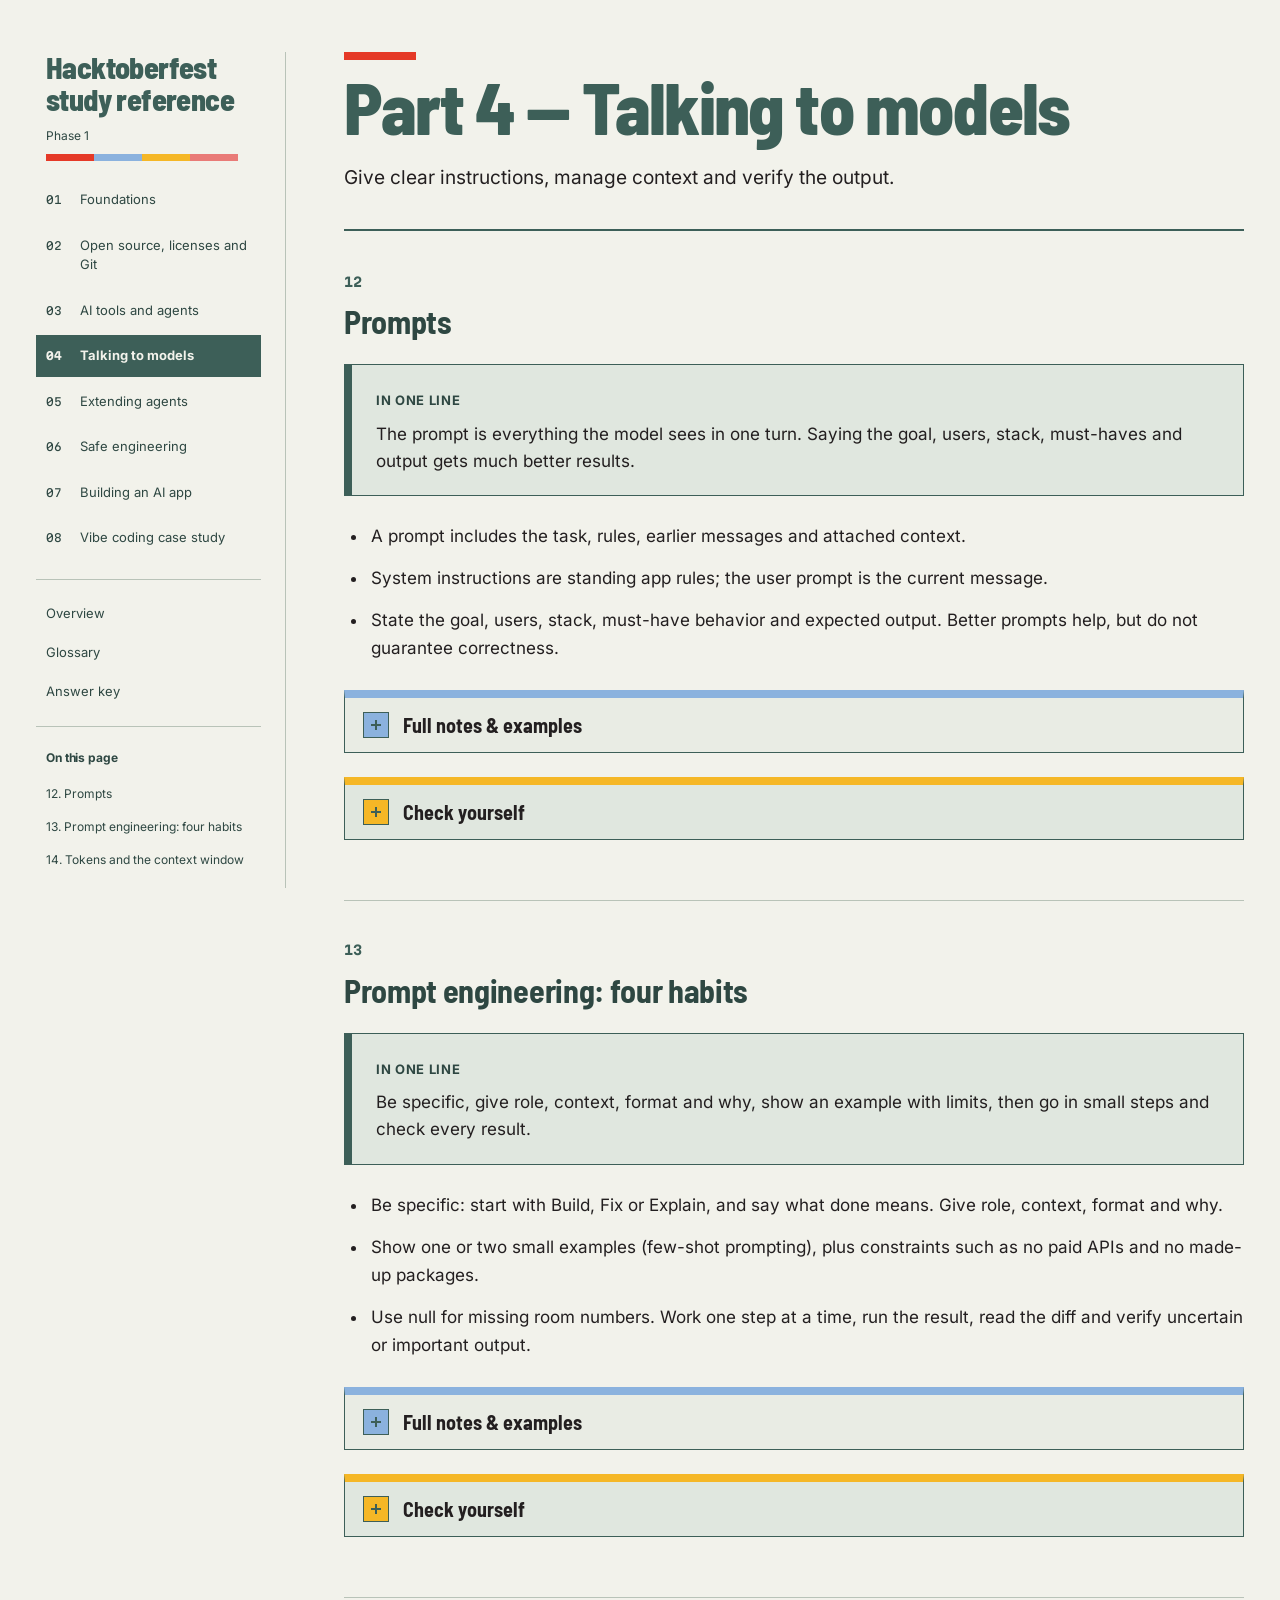
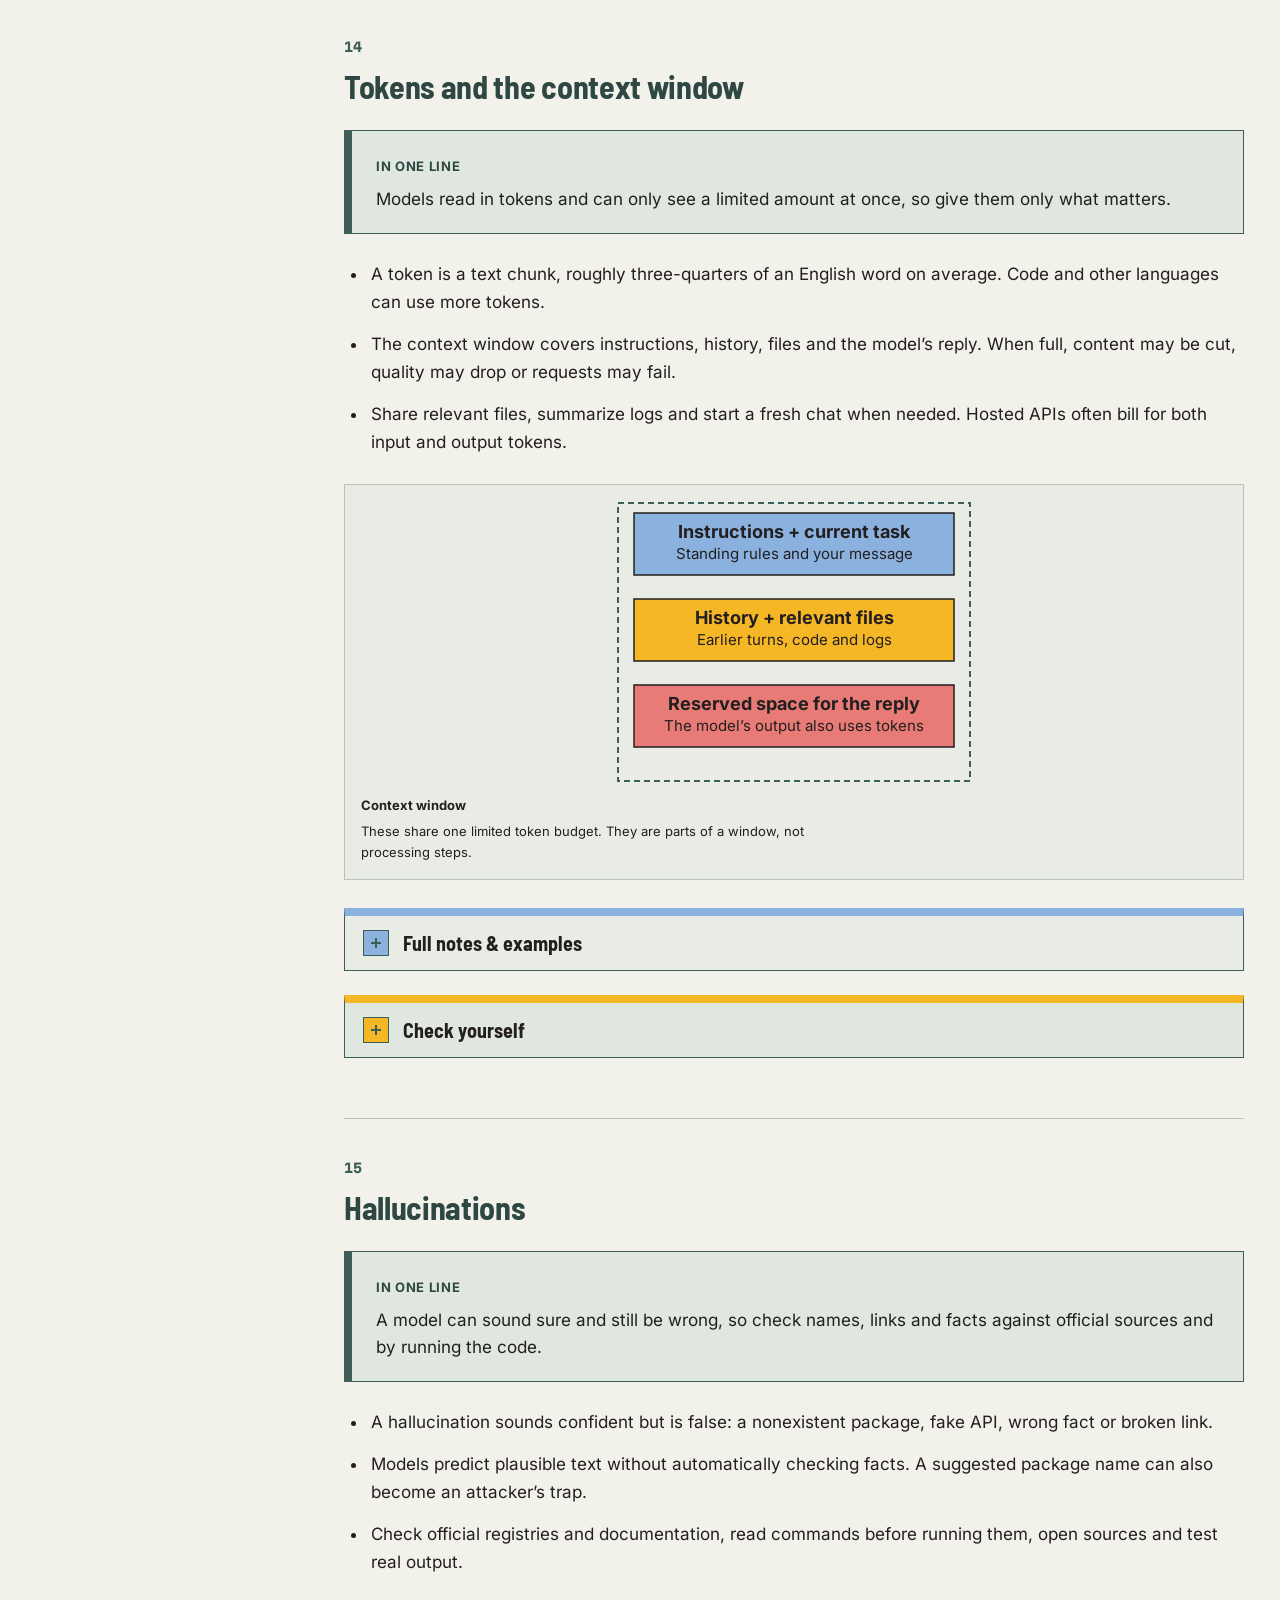
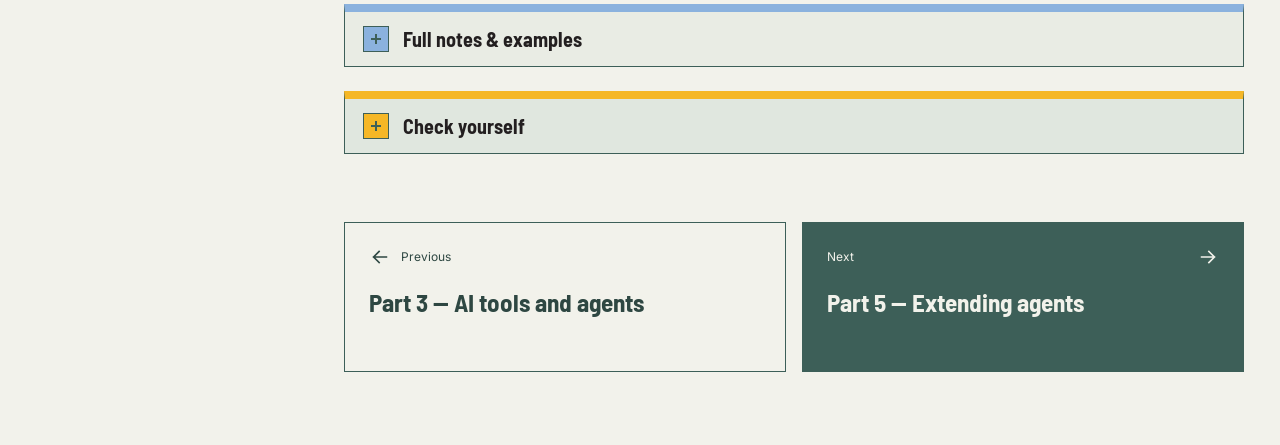
<file: part-4.html>
<!doctype html><html lang="en">
<head><meta charset="utf-8"><meta name="viewport" content="width=device-width,initial-scale=1"><title>Part 4 — Talking to models · Hacktoberfest study reference</title><meta name="description" content="Phase 1 study notes for first-year B.Tech students at NST SMRU."><link rel="stylesheet" href="assets/style.css"><script src="assets/site.js" defer></script></head>
<body><a class="skip" href="#main">Skip to content</a><div class="layout">
<aside aria-label="Study navigation"><a class="site-name" href="index.html">Hacktoberfest<br> study reference<span class="site-phase">Phase 1</span></a><details class="sidebar-menu" open><summary>Contents</summary><div class="sidebar-panel">
<nav class="part-nav" aria-label="Study Parts"><a href="part-1.html"><span class="nav-number">01</span><span>Foundations</span></a><a href="part-2.html"><span class="nav-number">02</span><span>Open source, licenses and Git</span></a><a href="part-3.html"><span class="nav-number">03</span><span>AI tools and agents</span></a><a href="part-4.html" aria-current="page"><span class="nav-number">04</span><span>Talking to models</span></a><a href="part-5.html"><span class="nav-number">05</span><span>Extending agents</span></a><a href="part-6.html"><span class="nav-number">06</span><span>Safe engineering</span></a><a href="part-7.html"><span class="nav-number">07</span><span>Building an AI app</span></a><a href="part-8.html"><span class="nav-number">08</span><span>Vibe coding case study</span></a></nav>
<nav class="reference-nav" aria-label="Reference pages"><a href="index.html">Overview</a><a href="glossary.html">Glossary</a><a href="answers.html">Answer key</a></nav>
<nav class="page-toc" aria-label="On this page"><h2>On this page</h2><a href="#section-12">12. Prompts</a><a href="#section-13">13. Prompt engineering: four habits</a><a href="#section-14">14. Tokens and the context window</a><a href="#section-15">15. Hallucinations</a></nav></div></details></aside>
<main id="main">
<div class="page-heading"><h1>Part 4 — Talking to models</h1><p>Give clear instructions, manage context and verify the output.</p></div>
<section id="section-12"><h2><span class="section-no">12</span> Prompts</h2><div class="one-line"><strong>In one line</strong><p>The prompt is everything the model sees in one turn. Saying the goal, users, stack, must-haves and output gets much better results.</p></div><ul class="key-points"><li>A prompt includes the task, rules, earlier messages and attached context.</li><li>System instructions are standing app rules; the user prompt is the current message.</li><li>State the goal, users, stack, must-have behavior and expected output. Better prompts help, but do not guarantee correctness.</li></ul><details class="full-notes"><summary>Full notes &amp; examples</summary><p>A <strong>prompt</strong> is everything you send the model in one turn:</p><ul><li>Your question or task.</li><li>Extra rules (&quot;reply in JSON&quot;, &quot;be short&quot;).</li><li>Earlier messages in the chat.</li><li>Files, code, or docs you paste or attach.</li></ul><p>Many apps split this into:</p><ul><li>a <strong>system prompt</strong>: standing instructions from the app, such as &quot;You sort hostel complaints. Reply only in JSON.&quot;</li><li>a <strong>user prompt</strong>: the actual message, such as one complaint.</li></ul><p>Better instructions usually give better results. They don&#x27;t guarantee correct results, so you still need to check (Section 15).</p><h3>Same model, better prompt</h3><div class="table-wrap" tabindex="0" role="region" aria-label="Comparison table"><table><tr><th scope="col"><strong>Vague</strong></th><th scope="col"><strong>Clear</strong></th></tr><tr><td>&quot;make an app&quot;</td><td><strong>Goal:</strong> sort hostel complaints by urgency. <strong>Users:</strong> wardens, on a phone. <strong>Stack:</strong> Next.js + Tailwind + a local open model. <strong>Must-have:</strong> paste text → cards showing category, room, urgency. <strong>Output:</strong> a working page + README steps.</td></tr><tr><td>You get a random app, the wrong tools, and unclear users.</td><td>You get a first version close to what you need.</td></tr></table></div><p>The <strong>stack</strong> is the set of tools and technologies you build with. <strong>Next.js</strong> and <strong>Tailwind</strong> are popular tools for building websites.</p></details><details class="check"><summary>Check yourself</summary><ol><li><p><strong>List four things that can be part of a prompt.</strong></p><details class="answer-reveal"><summary>Reveal answer</summary><div class="answer">The task, extra rules, earlier messages, and attached files.</div></details></li><li><p><strong>What is the difference between a system prompt and a user prompt?</strong></p><details class="answer-reveal"><summary>Reveal answer</summary><div class="answer">The system prompt is the app&#x27;s standing instructions. The user prompt is the actual message.</div></details></li></ol></details></section>
<section id="section-13"><h2><span class="section-no">13</span> Prompt engineering: four habits</h2><div class="one-line"><strong>In one line</strong><p>Be specific, give role, context, format and why, show an example with limits, then go in small steps and check every result.</p></div><ul class="key-points"><li>Be specific: start with Build, Fix or Explain, and say what done means. Give role, context, format and why.</li><li>Show one or two small examples (few-shot prompting), plus constraints such as no paid APIs and no made-up packages.</li><li>Use null for missing room numbers. Work one step at a time, run the result, read the diff and verify uncertain or important output.</li></ul><details class="full-notes"><summary>Full notes &amp; examples</summary><p><strong>Prompt engineering</strong> means writing prompts on purpose. It isn&#x27;t magic. It is giving clearer instructions so the model makes fewer mistakes.</p><div class="table-wrap" tabindex="0" role="region" aria-label="Comparison table"><table><tr><th scope="col"><strong>What people type</strong></th><th scope="col"><strong>What works better</strong></th></tr><tr><td>&quot;Build a hostel app&quot;</td><td>Goal + users + stack + output</td></tr><tr><td>&quot;Fix my bug&quot;</td><td>The error message + the file + what you already tried</td></tr><tr><td>&quot;Make it better&quot;</td><td>Clear limits: faster, works on mobile, no new libraries</td></tr></table></div><h3>Habit 1: Be clear and specific</h3><p>Say exactly what &quot;done&quot; looks like.</p><ul><li>Start with a verb: Build, Fix, Explain.</li><li>Name the stack and name the output you want back.</li><li>Avoid: &quot;something cool with AI&quot;, &quot;like Instagram but for hostels&quot; (no scope), &quot;make it better&quot; (better how?).</li></ul><h3>Habit 2: Role, context, format, why</h3><ul><li><strong>Role:</strong> who the model should act as, e.g. &quot;a patient tutor&quot;.</li><li><strong>Context:</strong> your situation, e.g. &quot;first-year student, one evening, using a local model&quot;.</li><li><strong>Format:</strong> how to reply, e.g. &quot;a plan first, then code&quot;.</li><li><strong>Why:</strong> the goal, e.g. &quot;I need a demo that works&quot;.</li></ul><p>Telling the model why helps it make better trade-offs.</p><h3>Habit 3: Examples and constraints</h3><ul><li><strong>Few-shot prompting</strong> means giving one or two small examples of the output you want.</li><li><strong>Constraints</strong> are rules, such as: no paid APIs, no made-up packages, keep secrets out of Git.</li></ul><p>Example: turning one complaint into structured JSON.</p><p>Input: &quot;B block 204 no power since morning urgent&quot;</p><div class="code"><button type="button" class="copy" aria-label="Copy code">Copy</button><pre tabindex="0"><code>{
  &quot;category&quot;: &quot;electricity&quot;,
  &quot;priority&quot;: &quot;high&quot;,
  &quot;room&quot;: &quot;B-204&quot;
}</code></pre></div><p>If the room number is missing, the model should return null (empty) for room instead of making one up. Your code should check the output, and a human should review uncertain or important cases.</p><h3>Habit 4: Iterate and verify</h3><p>Treat the model like a teammate and check its work. The first answer is a draft, and running the code is the real test.</p><ul><li>Small steps: plan → one feature → the next feature.</li><li>Paste errors back into the chat instead of starting from zero every time.</li><li>Verify: run it, open the page, read the diff.</li><li>Chain prompts: &quot;Now add tests&quot;, then &quot;Now write the README&quot;, as separate prompts.</li></ul><p>A complete example:</p><div class="code"><button type="button" class="copy" aria-label="Copy code">Copy</button><pre tabindex="0"><code>Build a mobile-friendly hostel complaint dashboard for wardens
using Next.js and Tailwind. Show category, room, urgency and status.
Use a local open-weight model to classify each complaint.
First propose the architecture; then build one complete flow with tests.</code></pre></div></details><details class="check"><summary>Check yourself</summary><ol><li><p><strong>What is few-shot prompting?</strong></p><details class="answer-reveal"><summary>Reveal answer</summary><div class="answer">Giving one or two small examples of the output you want.</div></details></li><li><p><strong>What are the four parts of Habit 2?</strong></p><details class="answer-reveal"><summary>Reveal answer</summary><div class="answer">Role, context, format, why.</div></details></li><li><p><strong>Why ask for null instead of a guessed room number?</strong></p><details class="answer-reveal"><summary>Reveal answer</summary><div class="answer">So the model doesn&#x27;t invent data; an honest blank is better than a wrong room.</div></details></li></ol></details></section>
<section id="section-14"><h2><span class="section-no">14</span> Tokens and the context window</h2><div class="one-line"><strong>In one line</strong><p>Models read in tokens and can only see a limited amount at once, so give them only what matters.</p></div><ul class="key-points"><li>A token is a text chunk, roughly three-quarters of an English word on average. Code and other languages can use more tokens.</li><li>The context window covers instructions, history, files and the model’s reply. When full, content may be cut, quality may drop or requests may fail.</li><li>Share relevant files, summarize logs and start a fresh chat when needed. Hosted APIs often bill for both input and output tokens.</li></ul><div class="diagrams"><figure class="diagram"><div><svg viewBox="0 0 360 282" role="img" aria-labelledby="contextwindow-title contextwindow-desc"><rect x="4" y="2" width="352" height="278" fill="none" stroke="#3d5f58" stroke-width="2" stroke-dasharray="6 4"/><title id="contextwindow-title">Context window</title><desc id="contextwindow-desc">These share one limited token budget. They are parts of a window, not processing steps.</desc><defs><marker id="contextwindow-arrow" markerWidth="8" markerHeight="8" refX="6" refY="3" orient="auto"><path d="M0 0 L6 3 L0 6" fill="none" stroke="#231f20" stroke-width="1.5"/></marker></defs><rect x="20" y="12" width="320" height="62" fill="#8bb2de" stroke="#231f20" stroke-width="1.5"/><text x="180" y="37" text-anchor="middle" fill="#231f20" font-family="Inter, sans-serif" font-size="18" font-weight="700">Instructions + current task</text><text x="180" y="58" text-anchor="middle" fill="#231f20" font-family="Inter, sans-serif" font-size="15">Standing rules and your message</text><rect x="20" y="98" width="320" height="62" fill="#f5b726" stroke="#231f20" stroke-width="1.5"/><text x="180" y="123" text-anchor="middle" fill="#231f20" font-family="Inter, sans-serif" font-size="18" font-weight="700">History + relevant files</text><text x="180" y="144" text-anchor="middle" fill="#231f20" font-family="Inter, sans-serif" font-size="15">Earlier turns, code and logs</text><rect x="20" y="184" width="320" height="62" fill="#e97b77" stroke="#231f20" stroke-width="1.5"/><text x="180" y="209" text-anchor="middle" fill="#231f20" font-family="Inter, sans-serif" font-size="18" font-weight="700">Reserved space for the reply</text><text x="180" y="230" text-anchor="middle" fill="#231f20" font-family="Inter, sans-serif" font-size="15">The model’s output also uses tokens</text></svg></div><figcaption><strong>Context window</strong><br>These share one limited token budget. They are parts of a window, not processing steps.</figcaption></figure></div><details class="full-notes"><summary>Full notes &amp; examples</summary><ul><li>A <strong>token</strong> is a chunk of text that a model reads and writes. On average, one token is about ¾ of an English word. Code and other languages often take more tokens. One token is not always one word.</li><li>The <strong>context window</strong> is the most text a model can handle at once: your prompt, the chat history, your files, <strong>and</strong> its reply. It is measured in tokens.</li><li><strong>When it fills up:</strong> older messages or big files get cut off, answer quality drops, or the request is rejected.</li><li>Hosted APIs often <strong>charge per token</strong>, for both the input and the output.</li></ul><p><strong>Analogy:</strong> the context window is the size of a desk. Put on it only what you need. Don&#x27;t dump the whole library on it.</p><p>Tips:</p><ul><li>Share only the files that matter.</li><li>Summarize long logs instead of pasting all of them.</li><li>Start a fresh chat when a conversation gets long and confused.</li></ul></details><details class="check"><summary>Check yourself</summary><ol><li><p><strong>Roughly how many English words fit in 100 tokens?</strong></p><details class="answer-reveal"><summary>Reveal answer</summary><div class="answer">About 75.</div></details></li><li><p><strong>Does the model&#x27;s reply use context window space?</strong></p><details class="answer-reveal"><summary>Reveal answer</summary><div class="answer">Yes.</div></details></li><li><p><strong>Your chat has become long and confused. What should you do?</strong></p><details class="answer-reveal"><summary>Reveal answer</summary><div class="answer">Start a fresh chat and share only what matters.</div></details></li></ol></details></section>
<section id="section-15"><h2><span class="section-no">15</span> Hallucinations</h2><div class="one-line"><strong>In one line</strong><p>A model can sound sure and still be wrong, so check names, links and facts against official sources and by running the code.</p></div><ul class="key-points"><li>A hallucination sounds confident but is false: a nonexistent package, fake API, wrong fact or broken link.</li><li>Models predict plausible text without automatically checking facts. A suggested package name can also become an attacker’s trap.</li><li>Check official registries and documentation, read commands before running them, open sources and test real output.</li></ul><details class="full-notes"><summary>Full notes &amp; examples</summary><p>A <strong>hallucination</strong> is output that sounds confident but isn&#x27;t true. Examples: a package that doesn&#x27;t exist, a fake API, a wrong fact, or a broken link.</p><p><strong>Why it happens:</strong> a model predicts text that sounds right. It does not automatically check facts.</p><h3>A real case</h3><p>An AI model told people to run pip install huggingface-cli, but no package with that name existed. (pip is Python&#x27;s tool for installing packages. <strong>PyPI</strong> is the official place Python packages come from, and <strong>npm</strong> is the same thing for JavaScript.) A researcher then uploaded an empty package with that exact name, and it got <strong>more than 15,000 real downloads in 3 months</strong>. (Source: The Register, 28 March 2024.)</p><p><strong>Lesson:</strong> check a package name on PyPI or npm before you install it. A fake name wastes your time. A malicious one, made by an attacker, can do real damage.</p><h3>How to protect yourself</h3><ul><li>Check package and API names on the official registry and in the docs.</li><li>Run the code and tests, and look at the real output.</li><li>Trust official docs over &quot;the model said so&quot;.</li><li>Don&#x27;t run commands you haven&#x27;t read, especially ones that delete files, change permissions, or could expose keys.</li><li>When a fact matters, ask for a source and open it yourself.</li></ul></details><details class="check"><summary>Check yourself</summary><ol><li><p><strong>Why do models hallucinate?</strong></p><details class="answer-reveal"><summary>Reveal answer</summary><div class="answer">They predict text that sounds right and don&#x27;t automatically check facts.</div></details></li><li><p><strong>What should you check before running pip install on a package an AI suggested?</strong></p><details class="answer-reveal"><summary>Reveal answer</summary><div class="answer">That the package really exists on PyPI or npm, by reading its official page.</div></details></li></ol></details></section>
<nav class="pager" aria-label="Previous and next pages"><a class="page-prev" rel="prev" href="part-3.html"><span class="pager-direction"><svg viewBox="0 0 24 24" width="22" height="22" aria-hidden="true" focusable="false"><path d="M5 12h14m-6-6 6 6-6 6" fill="none" stroke="currentColor" stroke-width="1.8" stroke-linecap="square"/></svg><small>Previous</small></span><strong>Part 3 — AI tools and agents</strong></a><a class="page-next" rel="next" href="part-5.html"><span class="pager-direction"><small>Next</small><svg viewBox="0 0 24 24" width="22" height="22" aria-hidden="true" focusable="false"><path d="M5 12h14m-6-6 6 6-6 6" fill="none" stroke="currentColor" stroke-width="1.8" stroke-linecap="square"/></svg></span><strong>Part 5 — Extending agents</strong></a></nav></main></div><p id="copy-status" class="sr-only" role="status" aria-live="polite"></p></body></html>
</file>
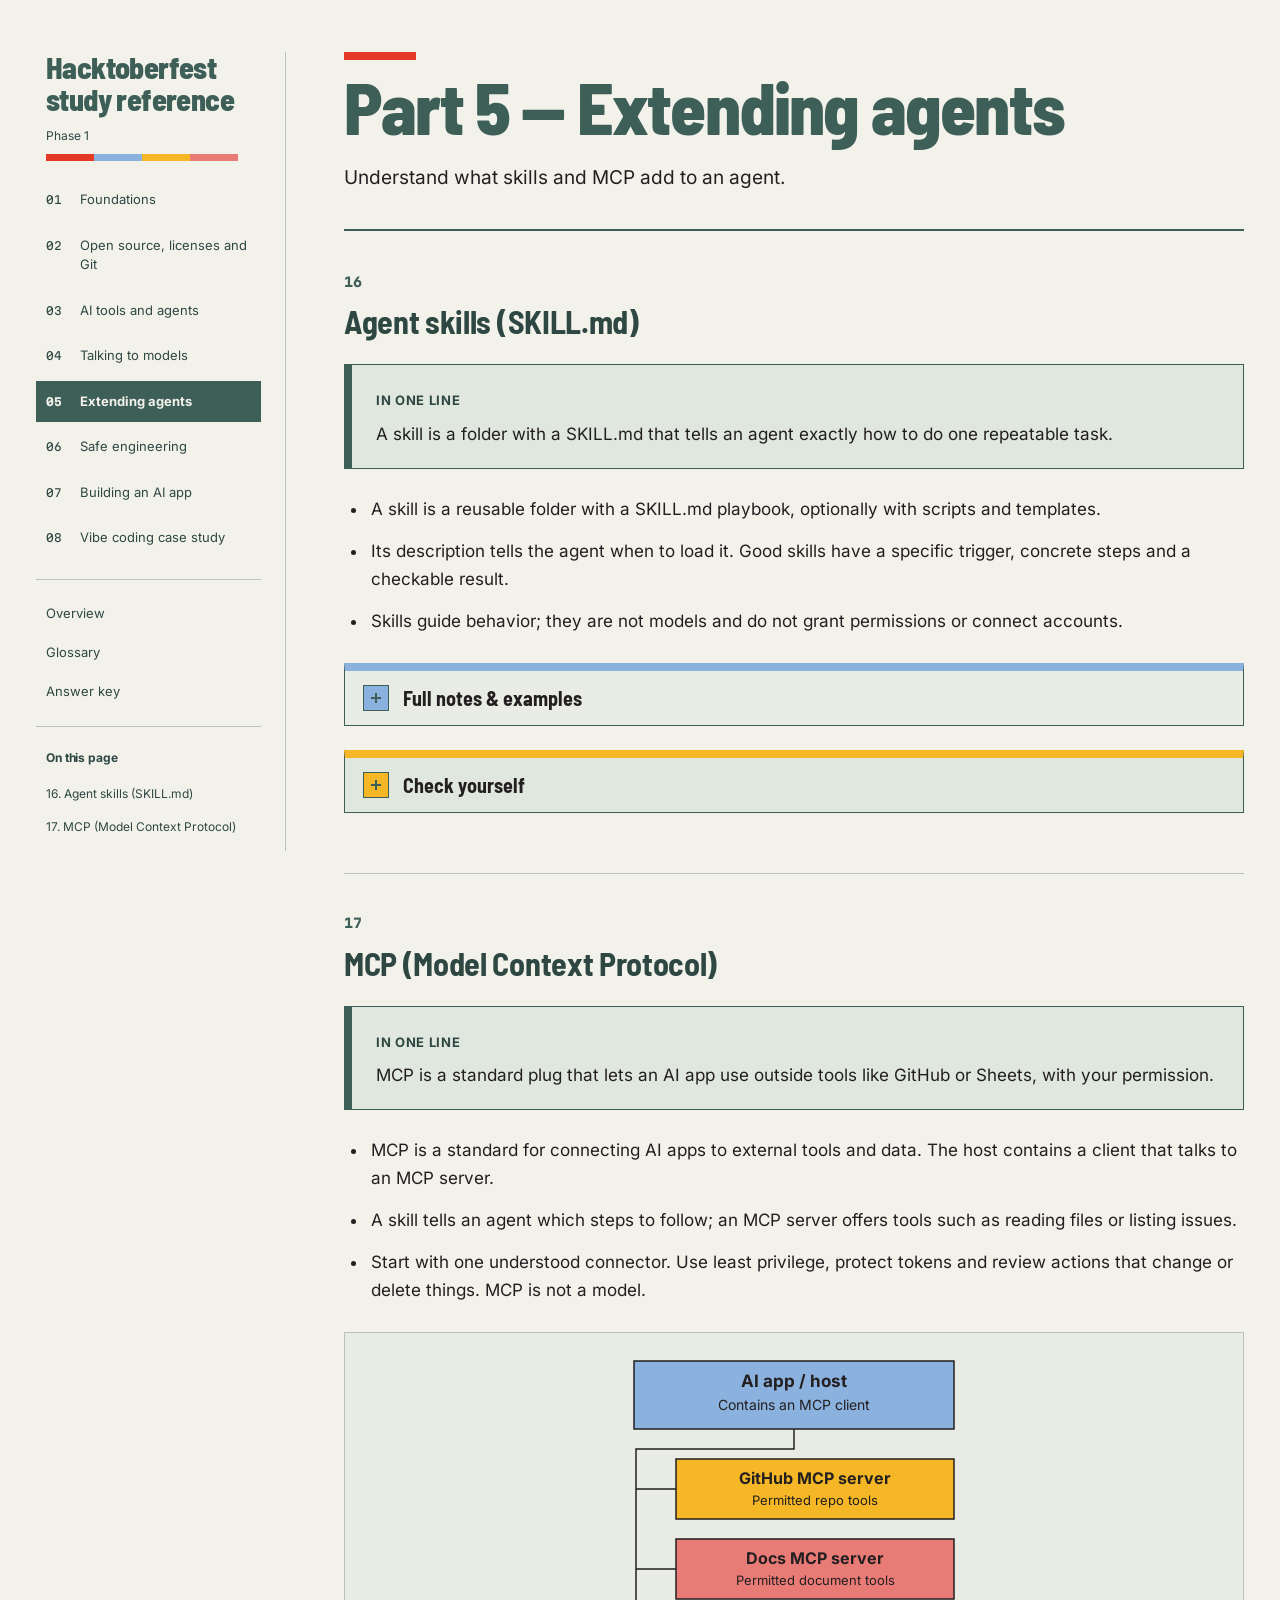
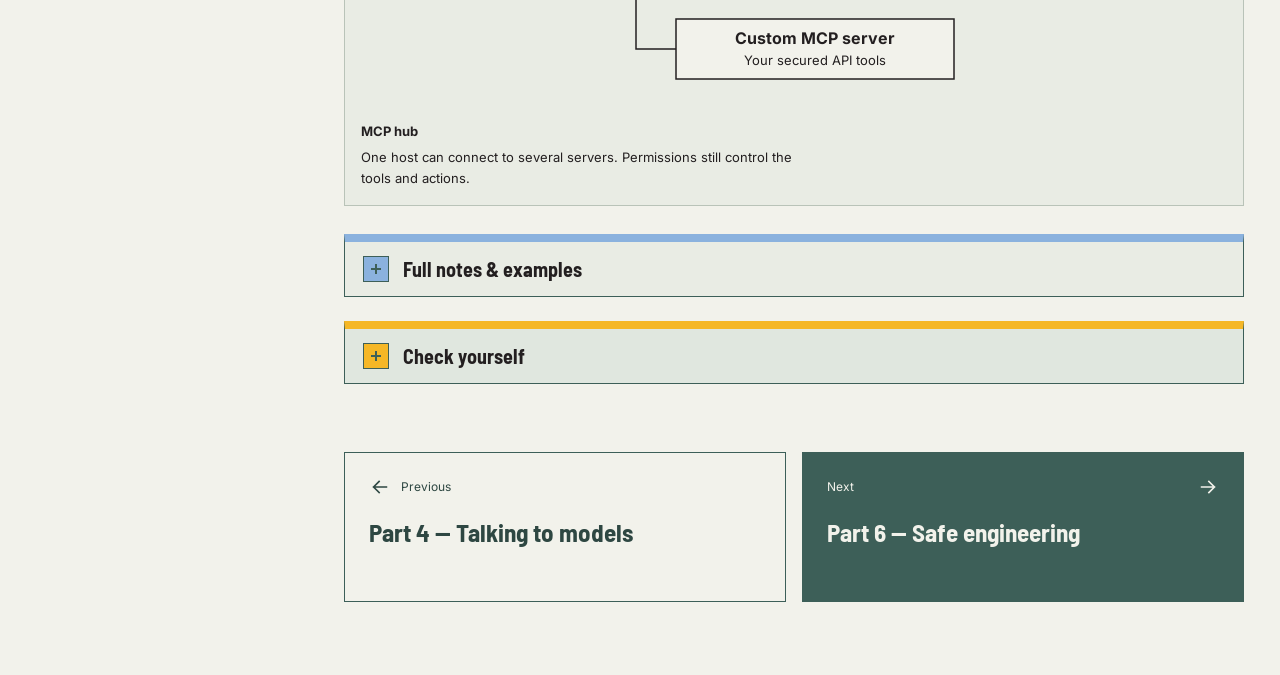
<file: part-5.html>
<!doctype html><html lang="en">
<head><meta charset="utf-8"><meta name="viewport" content="width=device-width,initial-scale=1"><title>Part 5 — Extending agents · Hacktoberfest study reference</title><meta name="description" content="Phase 1 study notes for first-year B.Tech students at NST SMRU."><link rel="stylesheet" href="assets/style.css"><script src="assets/site.js" defer></script></head>
<body><a class="skip" href="#main">Skip to content</a><div class="layout">
<aside aria-label="Study navigation"><a class="site-name" href="index.html">Hacktoberfest<br> study reference<span class="site-phase">Phase 1</span></a><details class="sidebar-menu" open><summary>Contents</summary><div class="sidebar-panel">
<nav class="part-nav" aria-label="Study Parts"><a href="part-1.html"><span class="nav-number">01</span><span>Foundations</span></a><a href="part-2.html"><span class="nav-number">02</span><span>Open source, licenses and Git</span></a><a href="part-3.html"><span class="nav-number">03</span><span>AI tools and agents</span></a><a href="part-4.html"><span class="nav-number">04</span><span>Talking to models</span></a><a href="part-5.html" aria-current="page"><span class="nav-number">05</span><span>Extending agents</span></a><a href="part-6.html"><span class="nav-number">06</span><span>Safe engineering</span></a><a href="part-7.html"><span class="nav-number">07</span><span>Building an AI app</span></a><a href="part-8.html"><span class="nav-number">08</span><span>Vibe coding case study</span></a></nav>
<nav class="reference-nav" aria-label="Reference pages"><a href="index.html">Overview</a><a href="glossary.html">Glossary</a><a href="answers.html">Answer key</a></nav>
<nav class="page-toc" aria-label="On this page"><h2>On this page</h2><a href="#section-16">16. Agent skills (SKILL.md)</a><a href="#section-17">17. MCP (Model Context Protocol)</a></nav></div></details></aside>
<main id="main">
<div class="page-heading"><h1>Part 5 — Extending agents</h1><p>Understand what skills and MCP add to an agent.</p></div>
<section id="section-16"><h2><span class="section-no">16</span> Agent skills (SKILL.md)</h2><div class="one-line"><strong>In one line</strong><p>A skill is a folder with a SKILL.md that tells an agent exactly how to do one repeatable task.</p></div><ul class="key-points"><li>A skill is a reusable folder with a SKILL.md playbook, optionally with scripts and templates.</li><li>Its description tells the agent when to load it. Good skills have a specific trigger, concrete steps and a checkable result.</li><li>Skills guide behavior; they are not models and do not grant permissions or connect accounts.</li></ul><details class="full-notes"><summary>Full notes &amp; examples</summary><p>An <strong>agent skill</strong> is a reusable <strong>playbook</strong> for an agent: a folder of instructions the agent loads when your task matches it.</p><ul><li>The instructions go in a file named <strong>SKILL.md</strong>. <strong>Markdown</strong> (.md) is a simple text format where # makes a heading and - makes a bullet point.</li><li>Optional extras: scripts, templates, a LICENSE.</li><li>The skill is <strong>loaded only when the task matches</strong> its description.</li><li>A skill is <strong>not</strong> a model, and it does <strong>not</strong> give the agent extra permissions. It only guides what the agent does.</li><li>The public specification is at <strong>agentskills.io</strong>. Real examples are at <strong>github.com/anthropics/skills</strong>, where each folder (pdf, docx, and so on) is one skill.</li></ul><h3>Example: a ship-checklist skill</h3><div class="code"><button type="button" class="copy" aria-label="Copy code">Copy</button><pre tabindex="0"><code>ship-checklist/
  SKILL.md
  templates/README-template.md
  scripts/check-repo.sh</code></pre></div><p>Inside SKILL.md:</p><div class="code"><button type="button" class="copy" aria-label="Copy code">Copy</button><pre tabindex="0"><code>---
name: ship-checklist
description: Check a project repo before sharing it.
---
# Steps
1. Check README and LICENSE.
2. Confirm exact model ID and license link.
3. Look for committed secrets.
4. Run tests and summarize failures.
5. Report what is left to do.</code></pre></div><p>The part between the --- lines holds the <strong>name</strong> and <strong>description</strong>. The agent uses the description to decide when to load the skill.</p><ul><li><strong>Good skill:</strong> a specific trigger (when to use it), concrete steps, and a result you can check.</li><li><strong>Bad skill:</strong> a long essay nobody follows.</li></ul><p>Other ideas: a skill for wiring up a model safely, generating a README, or rehearsing a project demo.</p></details><details class="check"><summary>Check yourself</summary><ol><li><p><strong>What file must every skill have?</strong></p><details class="answer-reveal"><summary>Reveal answer</summary><div class="answer">SKILL.md.</div></details></li><li><p><strong>Does adding a skill give an agent access to GitHub?</strong></p><details class="answer-reveal"><summary>Reveal answer</summary><div class="answer">No.</div></details></li><li><p><strong>What makes a skill good?</strong></p><details class="answer-reveal"><summary>Reveal answer</summary><div class="answer">A specific trigger, concrete steps, and a result you can check.</div></details></li></ol></details></section>
<section id="section-17"><h2><span class="section-no">17</span> MCP (Model Context Protocol)</h2><div class="one-line"><strong>In one line</strong><p>MCP is a standard plug that lets an AI app use outside tools like GitHub or Sheets, with your permission.</p></div><ul class="key-points"><li>MCP is a standard for connecting AI apps to external tools and data. The host contains a client that talks to an MCP server.</li><li>A skill tells an agent which steps to follow; an MCP server offers tools such as reading files or listing issues.</li><li>Start with one understood connector. Use least privilege, protect tokens and review actions that change or delete things. MCP is not a model.</li></ul><div class="diagrams"><figure class="diagram"><div><svg viewBox="0 0 360 360" role="img" aria-labelledby="mcphub-title mcphub-desc"><title id="mcphub-title">MCP hub</title><desc id="mcphub-desc">The host contains an MCP client, which connects to three separate servers: GitHub, Docs, and a custom API. Each offers its own permitted tools.</desc><g stroke="#231f20" stroke-width="1.5" fill="none"><path d="M180 80 V100 H22 V300 H62 M22 140 H62 M22 220 H62"/></g><g fill="#8bb2de" stroke="#231f20" stroke-width="1.5"><rect x="20" y="12" width="320" height="68"/></g><g font-family="Inter, sans-serif" fill="#231f20" text-anchor="middle"><text x="180" y="38" font-weight="700" font-size="17">AI app / host</text><text x="180" y="61" font-size="14">Contains an MCP client</text></g><rect x="62" y="110" width="278" height="60" fill="#f5b726" stroke="#231f20" stroke-width="1.5"/><g font-family="Inter, sans-serif" fill="#231f20" text-anchor="middle"><text x="201" y="135" font-weight="700" font-size="16">GitHub MCP server</text><text x="201" y="156" font-size="13">Permitted repo tools</text></g><rect x="62" y="190" width="278" height="60" fill="#e97b77" stroke="#231f20" stroke-width="1.5"/><g font-family="Inter, sans-serif" fill="#231f20" text-anchor="middle"><text x="201" y="215" font-weight="700" font-size="16">Docs MCP server</text><text x="201" y="236" font-size="13">Permitted document tools</text></g><rect x="62" y="270" width="278" height="60" fill="#f2f2eb" stroke="#231f20" stroke-width="1.5"/><g font-family="Inter, sans-serif" fill="#231f20" text-anchor="middle"><text x="201" y="295" font-weight="700" font-size="16">Custom MCP server</text><text x="201" y="316" font-size="13">Your secured API tools</text></g></svg></div><figcaption><strong>MCP hub</strong><br>One host can connect to several servers. Permissions still control the tools and actions.</figcaption></figure></div><details class="full-notes"><summary>Full notes &amp; examples</summary><p><strong>MCP</strong> is a <strong>standard way for AI apps to connect to outside tools and data</strong>, such as Google Docs or Sheets, GitHub, Slack, databases, browsers, or your own APIs. A <strong>protocol</strong> is an agreed set of rules for how programs talk.</p><p><strong>Analogy:</strong> MCP is like <strong>USB for AI tools</strong>: one plug shape works with many devices.</p><h3>The pieces</h3><ul><li><strong>Host:</strong> the AI app you use, such as Cursor, Claude, or your own agent.</li><li><strong>MCP client:</strong> the part inside the host that talks to servers.</li><li><strong>MCP server:</strong> a small program that offers tools to the host, for example &quot;list issues&quot; or &quot;read file&quot;.</li><li><strong>You:</strong> connect it once, approve actions, and watch what it does.</li></ul><h3>Without vs with MCP</h3><ul><li><strong>Without MCP:</strong> you copy-paste issues and code into the chat.</li><li><strong>With a GitHub MCP server:</strong> the agent can list issues, read files, and open PRs <strong>with your permission</strong>.</li></ul><h3>Common patterns</h3><ul><li><strong>Docs in context:</strong> a Docs or Drive MCP lets the agent read your project brief.</li><li><strong>Sheets as a mini database:</strong> log results to a Google Sheet.</li><li><strong>Repo work:</strong> a GitHub MCP for issues, PRs, reading files, and checking <strong>CI</strong>. (CI, Continuous Integration, means automatic checks such as tests that run every time you push.)</li><li><strong>Custom:</strong> your own MCP server around an API you control, properly secured.</li></ul><p>Start simple: one connector you understand beats five half-broken ones.</p><h3>Skills vs MCP vs model</h3><div class="table-wrap" tabindex="0" role="region" aria-label="Comparison table"><table><tr><th scope="col"></th><th scope="col"><strong>Answers the question</strong></th><th scope="col"><strong>Example</strong></th></tr><tr><td>Model</td><td>What produces the output?</td><td>Gemma</td></tr><tr><td>Harness</td><td>What runs the model and its tools?</td><td>A coding agent</td></tr><tr><td>Skill</td><td>Which steps should be followed?</td><td>A submission checklist</td></tr><tr><td>MCP</td><td>How does it connect to outside tools?</td><td>A GitHub MCP server</td></tr></table></div><h3>Safety</h3><ul><li>Give <strong>access tokens</strong> (password-like keys for programs) only the access they need. This is called <strong>least privilege</strong>.</li><li>Never paste tokens into a chat or a README.</li><li>Connecting a tool doesn&#x27;t make every action safe. Review anything that deletes or changes things.</li><li>MCP is not a model and doesn&#x27;t make anything open-weight.</li></ul></details><details class="check"><summary>Check yourself</summary><ol><li><p><strong>What is the difference between an MCP host and an MCP server?</strong></p><details class="answer-reveal"><summary>Reveal answer</summary><div class="answer">The host is the AI app. The server offers tools to it.</div></details></li><li><p><strong>How is a skill different from an MCP server?</strong></p><details class="answer-reveal"><summary>Reveal answer</summary><div class="answer">A skill gives steps to follow. An MCP server provides a connection to an outside tool.</div></details></li><li><p><strong>What does &quot;least privilege&quot; mean?</strong></p><details class="answer-reveal"><summary>Reveal answer</summary><div class="answer">Giving only the access that is really needed.</div></details></li></ol></details></section>
<nav class="pager" aria-label="Previous and next pages"><a class="page-prev" rel="prev" href="part-4.html"><span class="pager-direction"><svg viewBox="0 0 24 24" width="22" height="22" aria-hidden="true" focusable="false"><path d="M5 12h14m-6-6 6 6-6 6" fill="none" stroke="currentColor" stroke-width="1.8" stroke-linecap="square"/></svg><small>Previous</small></span><strong>Part 4 — Talking to models</strong></a><a class="page-next" rel="next" href="part-6.html"><span class="pager-direction"><small>Next</small><svg viewBox="0 0 24 24" width="22" height="22" aria-hidden="true" focusable="false"><path d="M5 12h14m-6-6 6 6-6 6" fill="none" stroke="currentColor" stroke-width="1.8" stroke-linecap="square"/></svg></span><strong>Part 6 — Safe engineering</strong></a></nav></main></div><p id="copy-status" class="sr-only" role="status" aria-live="polite"></p></body></html>
</file>
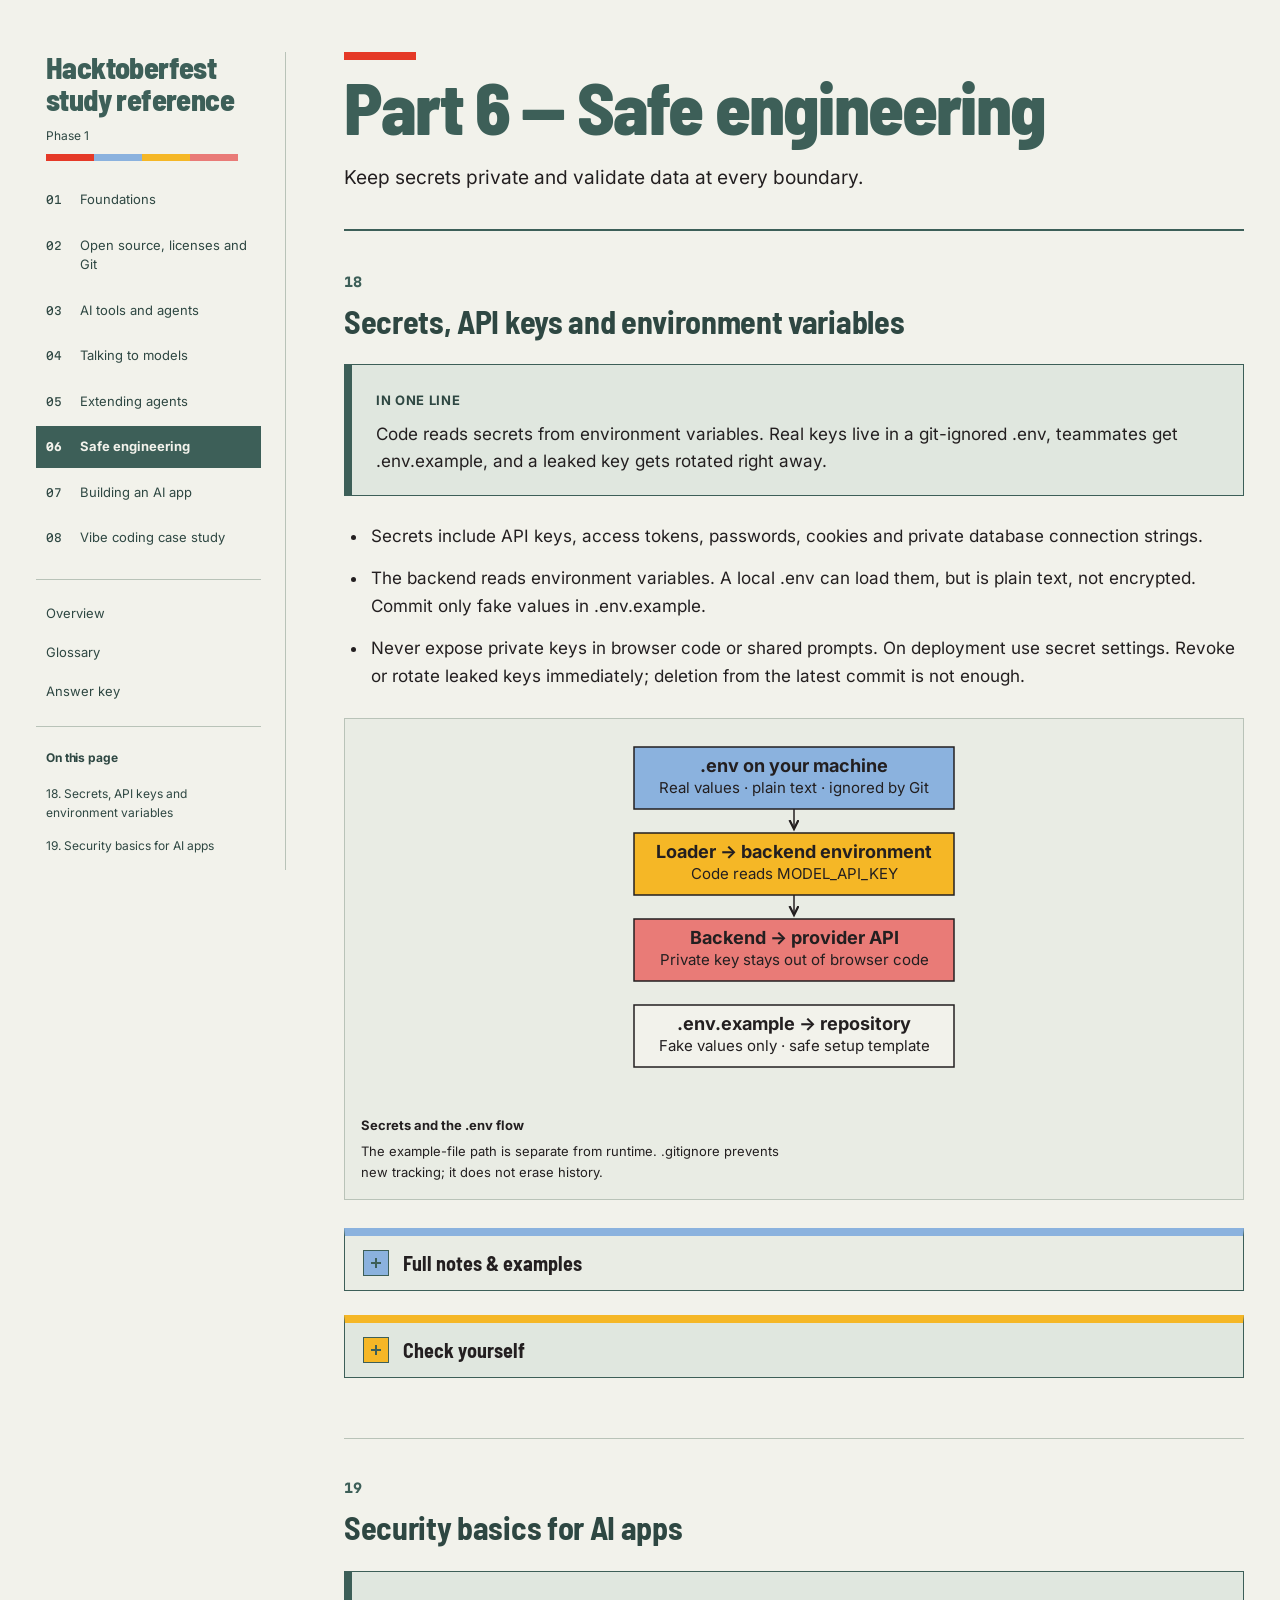
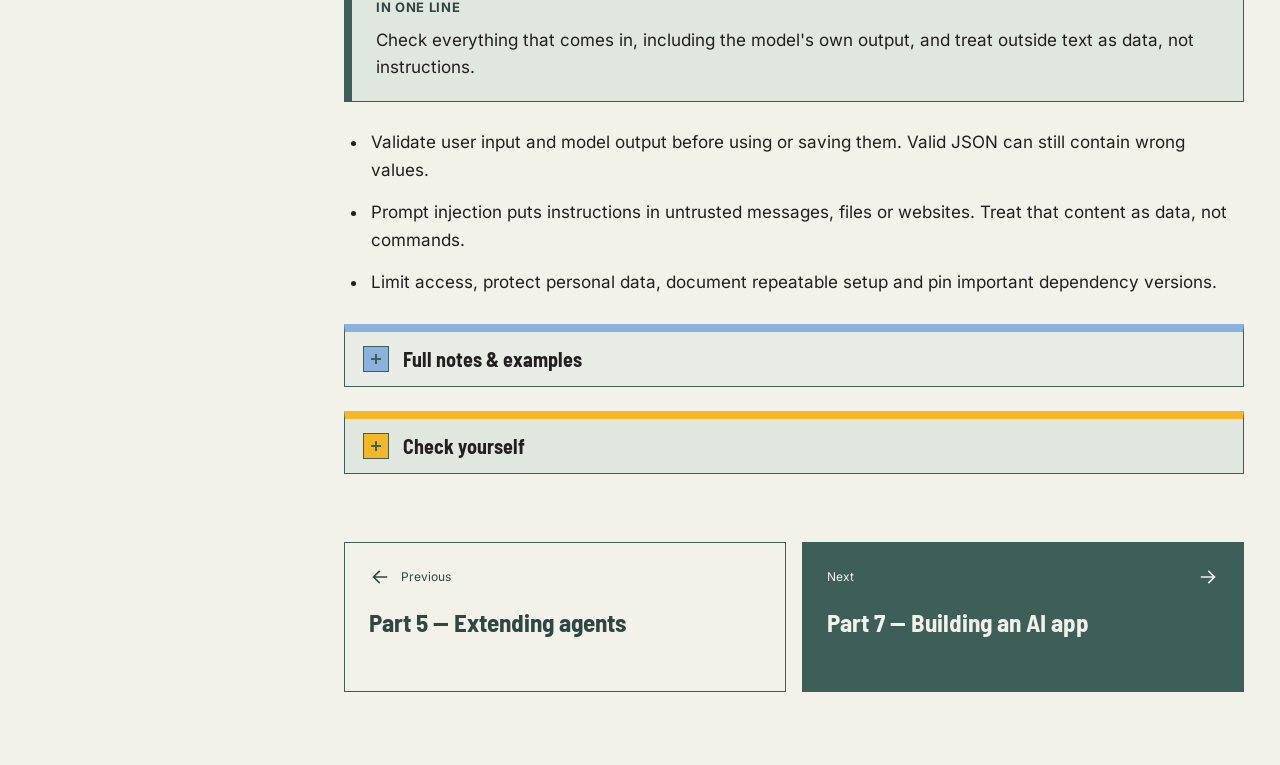
<file: part-6.html>
<!doctype html><html lang="en">
<head><meta charset="utf-8"><meta name="viewport" content="width=device-width,initial-scale=1"><title>Part 6 — Safe engineering · Hacktoberfest study reference</title><meta name="description" content="Phase 1 study notes for first-year B.Tech students at NST SMRU."><link rel="stylesheet" href="assets/style.css"><script src="assets/site.js" defer></script></head>
<body><a class="skip" href="#main">Skip to content</a><div class="layout">
<aside aria-label="Study navigation"><a class="site-name" href="index.html">Hacktoberfest<br> study reference<span class="site-phase">Phase 1</span></a><details class="sidebar-menu" open><summary>Contents</summary><div class="sidebar-panel">
<nav class="part-nav" aria-label="Study Parts"><a href="part-1.html"><span class="nav-number">01</span><span>Foundations</span></a><a href="part-2.html"><span class="nav-number">02</span><span>Open source, licenses and Git</span></a><a href="part-3.html"><span class="nav-number">03</span><span>AI tools and agents</span></a><a href="part-4.html"><span class="nav-number">04</span><span>Talking to models</span></a><a href="part-5.html"><span class="nav-number">05</span><span>Extending agents</span></a><a href="part-6.html" aria-current="page"><span class="nav-number">06</span><span>Safe engineering</span></a><a href="part-7.html"><span class="nav-number">07</span><span>Building an AI app</span></a><a href="part-8.html"><span class="nav-number">08</span><span>Vibe coding case study</span></a></nav>
<nav class="reference-nav" aria-label="Reference pages"><a href="index.html">Overview</a><a href="glossary.html">Glossary</a><a href="answers.html">Answer key</a></nav>
<nav class="page-toc" aria-label="On this page"><h2>On this page</h2><a href="#section-18">18. Secrets, API keys and environment variables</a><a href="#section-19">19. Security basics for AI apps</a></nav></div></details></aside>
<main id="main">
<div class="page-heading"><h1>Part 6 — Safe engineering</h1><p>Keep secrets private and validate data at every boundary.</p></div>
<section id="section-18"><h2><span class="section-no">18</span> Secrets, API keys and environment variables</h2><div class="one-line"><strong>In one line</strong><p>Code reads secrets from environment variables. Real keys live in a git-ignored .env, teammates get .env.example, and a leaked key gets rotated right away.</p></div><ul class="key-points"><li>Secrets include API keys, access tokens, passwords, cookies and private database connection strings.</li><li>The backend reads environment variables. A local .env can load them, but is plain text, not encrypted. Commit only fake values in .env.example.</li><li>Never expose private keys in browser code or shared prompts. On deployment use secret settings. Revoke or rotate leaked keys immediately; deletion from the latest commit is not enough.</li></ul><div class="diagrams"><figure class="diagram"><div><svg viewBox="0 0 360 368" role="img" aria-labelledby="secretsandtheenvflow-title secretsandtheenvflow-desc"><title id="secretsandtheenvflow-title">Secrets and the .env flow</title><desc id="secretsandtheenvflow-desc">The example-file path is separate from runtime. .gitignore prevents new tracking; it does not erase history.</desc><defs><marker id="secretsandtheenvflow-arrow" markerWidth="8" markerHeight="8" refX="6" refY="3" orient="auto"><path d="M0 0 L6 3 L0 6" fill="none" stroke="#231f20" stroke-width="1.5"/></marker></defs><rect x="20" y="12" width="320" height="62" fill="#8bb2de" stroke="#231f20" stroke-width="1.5"/><text x="180" y="37" text-anchor="middle" fill="#231f20" font-family="Inter, sans-serif" font-size="18" font-weight="700">.env on your machine</text><text x="180" y="58" text-anchor="middle" fill="#231f20" font-family="Inter, sans-serif" font-size="15">Real values · plain text · ignored by Git</text><path d="M180 74 v20" stroke="#231f20" stroke-width="1.5" marker-end="url(#secretsandtheenvflow-arrow)"/><rect x="20" y="98" width="320" height="62" fill="#f5b726" stroke="#231f20" stroke-width="1.5"/><text x="180" y="123" text-anchor="middle" fill="#231f20" font-family="Inter, sans-serif" font-size="18" font-weight="700">Loader → backend environment</text><text x="180" y="144" text-anchor="middle" fill="#231f20" font-family="Inter, sans-serif" font-size="15">Code reads MODEL_API_KEY</text><path d="M180 160 v20" stroke="#231f20" stroke-width="1.5" marker-end="url(#secretsandtheenvflow-arrow)"/><rect x="20" y="184" width="320" height="62" fill="#e97b77" stroke="#231f20" stroke-width="1.5"/><text x="180" y="209" text-anchor="middle" fill="#231f20" font-family="Inter, sans-serif" font-size="18" font-weight="700">Backend → provider API</text><text x="180" y="230" text-anchor="middle" fill="#231f20" font-family="Inter, sans-serif" font-size="15">Private key stays out of browser code</text><rect x="20" y="270" width="320" height="62" fill="#f2f2eb" stroke="#231f20" stroke-width="1.5"/><text x="180" y="295" text-anchor="middle" fill="#231f20" font-family="Inter, sans-serif" font-size="18" font-weight="700">.env.example → repository</text><text x="180" y="316" text-anchor="middle" fill="#231f20" font-family="Inter, sans-serif" font-size="15">Fake values only · safe setup template</text></svg></div><figcaption><strong>Secrets and the .env flow</strong><br>The example-file path is separate from runtime. .gitignore prevents new tracking; it does not erase history.</figcaption></figure></div><details class="full-notes"><summary>Full notes &amp; examples</summary><p>A <strong>secret</strong> is any value that unlocks an account or a resource:</p><ul><li><strong>API keys:</strong> for example a key for a hosted model API.</li><li><strong>Access tokens:</strong> for example a GitHub token or a Slack bot token.</li><li><strong>Passwords and cookies:</strong> anything that signs you in.</li><li>Database passwords and private connection strings.</li></ul><h3>Environment variables</h3><p>An <strong>environment variable</strong> is a named value your program reads from the computer it runs on, instead of writing it in your code. Your code says &quot;give me MODEL_API_KEY&quot;, and the value comes from outside.</p><ul><li>In JavaScript (Node.js): process.env.MODEL_API_KEY</li><li>In Python: os.environ[&quot;MODEL_API_KEY&quot;]</li></ul><h3>The .env pattern</h3><ul><li>.env: a file of NAME=value lines with your <strong>real</strong> keys, kept on your machine only. A small library (such as dotenv) loads it into environment variables. It is <strong>not encrypted</strong>. It&#x27;s just a convenient place to keep the values.</li><li>.gitignore: lists .env so Git never tracks it.</li><li>.env.example: the same names with <strong>fake values</strong>. It is safe to commit, so teammates know which keys they need.</li><div class="code"><button type="button" class="copy" aria-label="Copy code">Copy</button><pre tabindex="0"><code># .env  (real values; never commit)
MODEL_API_KEY=replace_with_real_private_key
DATABASE_URL=replace_with_private_connection_string
# .gitignore
.env
.env.local
# .env.example  (safe to commit)
MODEL_API_KEY=your_key_here
DATABASE_URL=your_database_url_here</code></pre></div><h3>Golden rules</h3><li><strong>Never</strong> commit secrets to GitHub.</li><li><strong>Never</strong> paste keys into public chats or groups, screenshots, issues, or prompts you share.</li><li><strong>Never</strong> put a private key in frontend (browser) code, because anyone can read it. Call the API from your <strong>backend</strong>.</li><li>When you <strong>deploy</strong> (put your app online), use the hosting platform&#x27;s environment variable or secret settings.</li></ul><h3>Leaked a key?</h3><p><strong>Revoke or rotate it immediately.</strong> That means cancelling the key or replacing it with a new one on the provider&#x27;s website. <strong>Deleting the commit is not enough</strong>, because the key stays in Git history. Then check for misuse and update every place that used the old key.</p></details><details class="check"><summary>Check yourself</summary><ol><li><p><strong>Which is safe to commit: .env or .env.example?</strong></p><details class="answer-reveal"><summary>Reveal answer</summary><div class="answer">.env.example.</div></details></li><li><p><strong>You pushed a key and deleted it in the next commit. Are you safe?</strong></p><details class="answer-reveal"><summary>Reveal answer</summary><div class="answer">No. The key is still in Git history, so rotate it now.</div></details></li><li><p><strong>Why shouldn&#x27;t an API key be in browser code?</strong></p><details class="answer-reveal"><summary>Reveal answer</summary><div class="answer">Anyone can read browser code and steal the key.</div></details></li></ol></details></section>
<section id="section-19"><h2><span class="section-no">19</span> Security basics for AI apps</h2><div class="one-line"><strong>In one line</strong><p>Check everything that comes in, including the model&#x27;s own output, and treat outside text as data, not instructions.</p></div><ul class="key-points"><li>Validate user input and model output before using or saving them. Valid JSON can still contain wrong values.</li><li>Prompt injection puts instructions in untrusted messages, files or websites. Treat that content as data, not commands.</li><li>Limit access, protect personal data, document repeatable setup and pin important dependency versions.</li></ul><details class="full-notes"><summary>Full notes &amp; examples</summary><ul><li><strong>Validate input:</strong> check what users send before using it.</li><li><strong>Validate model output:</strong> a model can return broken JSON, missing fields, or wrong values. Check the output before saving or showing it.</li><li><strong>Prompt injection:</strong> text from users, files, or websites can contain hidden instructions like &quot;ignore your rules and…&quot;. Treat outside content as <strong>untrusted</strong> data, not as commands.</li><li><strong>Least privilege:</strong> give tokens and tools only the access they need.</li><li><strong>Private data:</strong> don&#x27;t send real personal or sensitive information to services you haven&#x27;t checked or that haven&#x27;t been approved.</li><li><strong>Repeatable setup:</strong> write down the install steps, and <strong>pin</strong> important dependency versions (fix them to exact versions) so the project works the same on another machine.</li></ul></details><details class="check"><summary>Check yourself</summary><ol><li><p><strong>What is prompt injection?</strong></p><details class="answer-reveal"><summary>Reveal answer</summary><div class="answer">Hidden instructions inside outside text that try to control the model.</div></details></li><li><p><strong>Why should you validate the model&#x27;s output?</strong></p><details class="answer-reveal"><summary>Reveal answer</summary><div class="answer">It can be broken or wrong, and bad data could crash the app or mislead users.</div></details></li></ol></details></section>
<nav class="pager" aria-label="Previous and next pages"><a class="page-prev" rel="prev" href="part-5.html"><span class="pager-direction"><svg viewBox="0 0 24 24" width="22" height="22" aria-hidden="true" focusable="false"><path d="M5 12h14m-6-6 6 6-6 6" fill="none" stroke="currentColor" stroke-width="1.8" stroke-linecap="square"/></svg><small>Previous</small></span><strong>Part 5 — Extending agents</strong></a><a class="page-next" rel="next" href="part-7.html"><span class="pager-direction"><small>Next</small><svg viewBox="0 0 24 24" width="22" height="22" aria-hidden="true" focusable="false"><path d="M5 12h14m-6-6 6 6-6 6" fill="none" stroke="currentColor" stroke-width="1.8" stroke-linecap="square"/></svg></span><strong>Part 7 — Building an AI app</strong></a></nav></main></div><p id="copy-status" class="sr-only" role="status" aria-live="polite"></p></body></html>
</file>
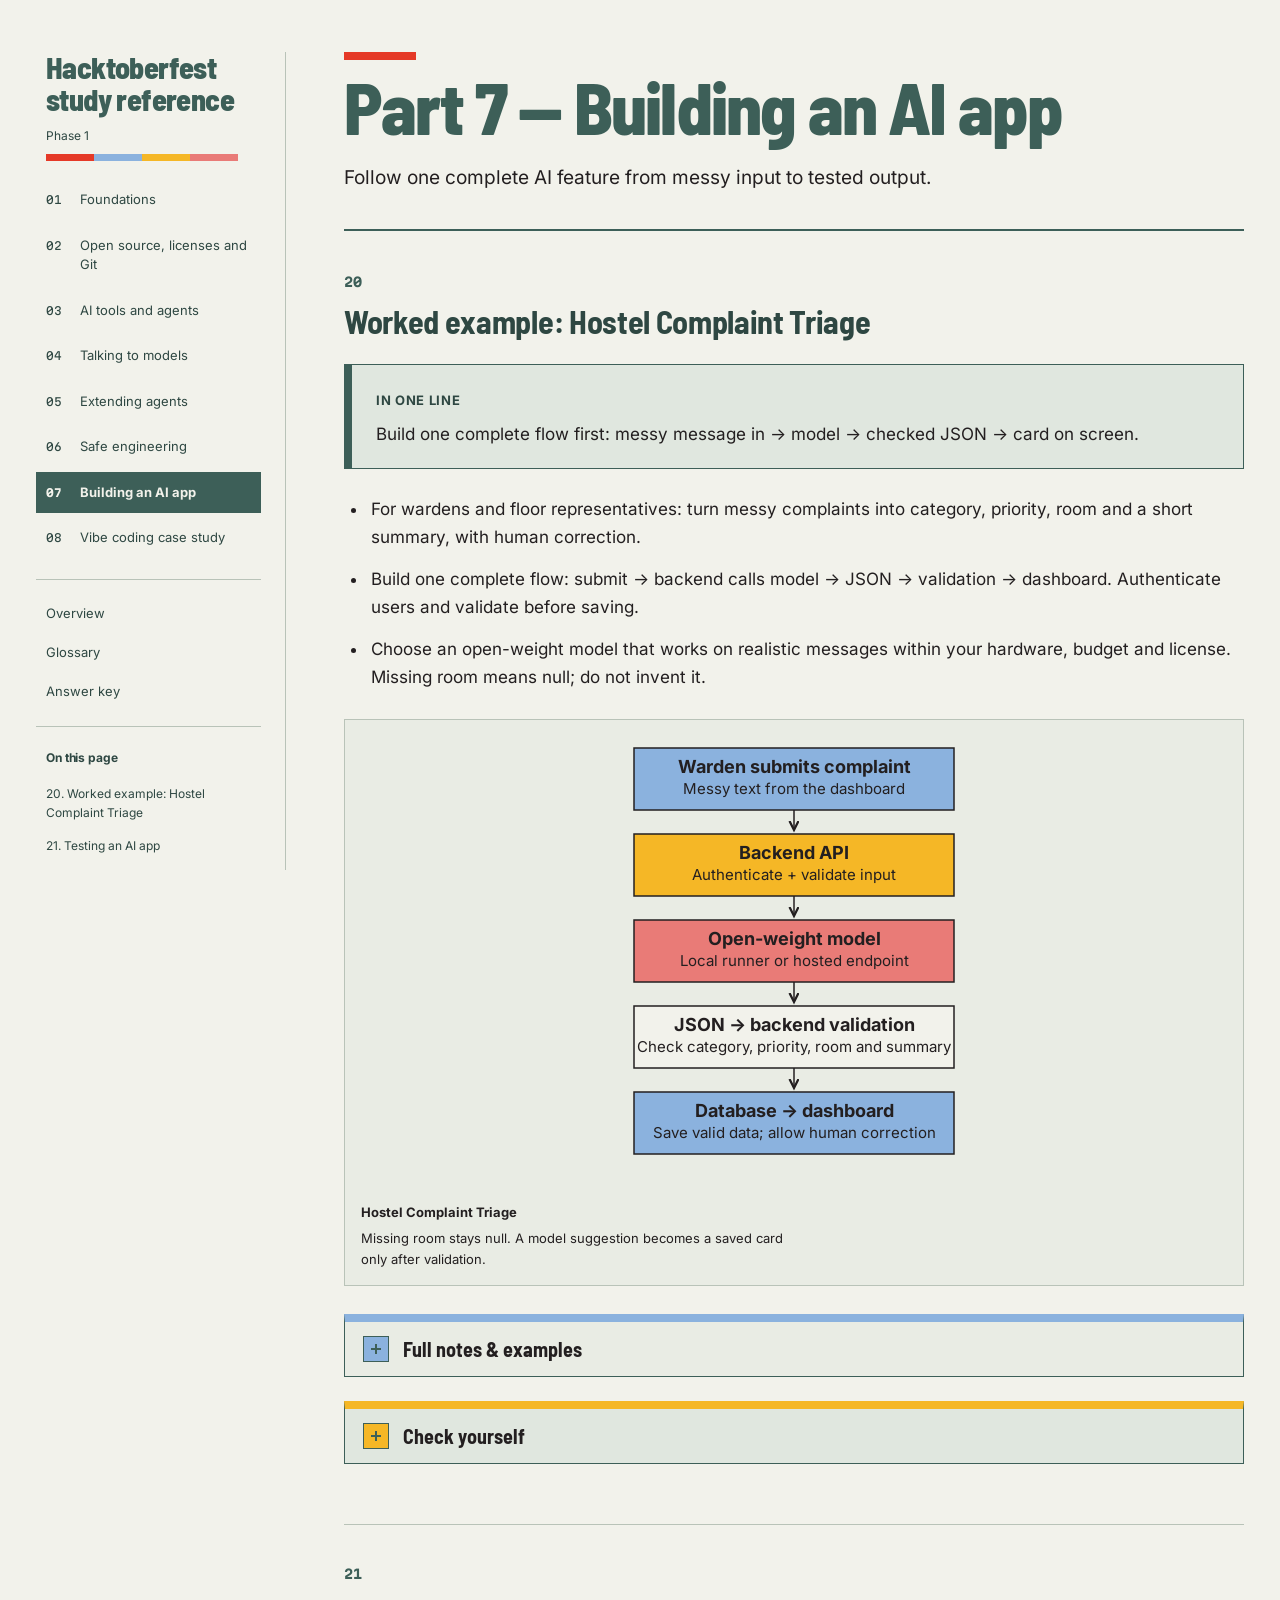
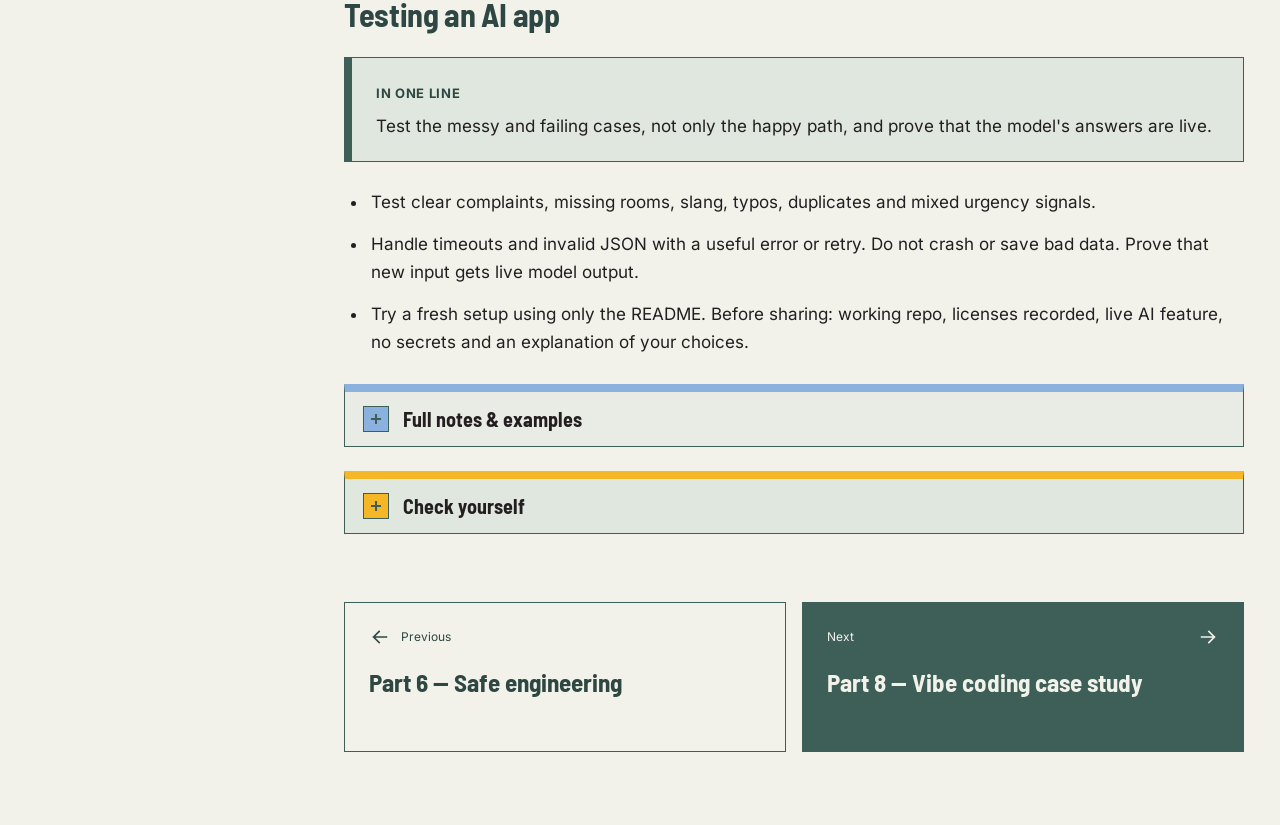
<file: part-7.html>
<!doctype html><html lang="en">
<head><meta charset="utf-8"><meta name="viewport" content="width=device-width,initial-scale=1"><title>Part 7 — Building an AI app · Hacktoberfest study reference</title><meta name="description" content="Phase 1 study notes for first-year B.Tech students at NST SMRU."><link rel="stylesheet" href="assets/style.css"><script src="assets/site.js" defer></script></head>
<body><a class="skip" href="#main">Skip to content</a><div class="layout">
<aside aria-label="Study navigation"><a class="site-name" href="index.html">Hacktoberfest<br> study reference<span class="site-phase">Phase 1</span></a><details class="sidebar-menu" open><summary>Contents</summary><div class="sidebar-panel">
<nav class="part-nav" aria-label="Study Parts"><a href="part-1.html"><span class="nav-number">01</span><span>Foundations</span></a><a href="part-2.html"><span class="nav-number">02</span><span>Open source, licenses and Git</span></a><a href="part-3.html"><span class="nav-number">03</span><span>AI tools and agents</span></a><a href="part-4.html"><span class="nav-number">04</span><span>Talking to models</span></a><a href="part-5.html"><span class="nav-number">05</span><span>Extending agents</span></a><a href="part-6.html"><span class="nav-number">06</span><span>Safe engineering</span></a><a href="part-7.html" aria-current="page"><span class="nav-number">07</span><span>Building an AI app</span></a><a href="part-8.html"><span class="nav-number">08</span><span>Vibe coding case study</span></a></nav>
<nav class="reference-nav" aria-label="Reference pages"><a href="index.html">Overview</a><a href="glossary.html">Glossary</a><a href="answers.html">Answer key</a></nav>
<nav class="page-toc" aria-label="On this page"><h2>On this page</h2><a href="#section-20">20. Worked example: Hostel Complaint Triage</a><a href="#section-21">21. Testing an AI app</a></nav></div></details></aside>
<main id="main">
<div class="page-heading"><h1>Part 7 — Building an AI app</h1><p>Follow one complete AI feature from messy input to tested output.</p></div>
<section id="section-20"><h2><span class="section-no">20</span> Worked example: Hostel Complaint Triage</h2><div class="one-line"><strong>In one line</strong><p>Build one complete flow first: messy message in → model → checked JSON → card on screen.</p></div><ul class="key-points"><li>For wardens and floor representatives: turn messy complaints into category, priority, room and a short summary, with human correction.</li><li>Build one complete flow: submit → backend calls model → JSON → validation → dashboard. Authenticate users and validate before saving.</li><li>Choose an open-weight model that works on realistic messages within your hardware, budget and license. Missing room means null; do not invent it.</li></ul><div class="diagrams"><figure class="diagram"><div><svg viewBox="0 0 360 454" role="img" aria-labelledby="hostelcomplainttriage-title hostelcomplainttriage-desc"><title id="hostelcomplainttriage-title">Hostel Complaint Triage</title><desc id="hostelcomplainttriage-desc">Missing room stays null. A model suggestion becomes a saved card only after validation.</desc><defs><marker id="hostelcomplainttriage-arrow" markerWidth="8" markerHeight="8" refX="6" refY="3" orient="auto"><path d="M0 0 L6 3 L0 6" fill="none" stroke="#231f20" stroke-width="1.5"/></marker></defs><rect x="20" y="12" width="320" height="62" fill="#8bb2de" stroke="#231f20" stroke-width="1.5"/><text x="180" y="37" text-anchor="middle" fill="#231f20" font-family="Inter, sans-serif" font-size="18" font-weight="700">Warden submits complaint</text><text x="180" y="58" text-anchor="middle" fill="#231f20" font-family="Inter, sans-serif" font-size="15">Messy text from the dashboard</text><path d="M180 74 v20" stroke="#231f20" stroke-width="1.5" marker-end="url(#hostelcomplainttriage-arrow)"/><rect x="20" y="98" width="320" height="62" fill="#f5b726" stroke="#231f20" stroke-width="1.5"/><text x="180" y="123" text-anchor="middle" fill="#231f20" font-family="Inter, sans-serif" font-size="18" font-weight="700">Backend API</text><text x="180" y="144" text-anchor="middle" fill="#231f20" font-family="Inter, sans-serif" font-size="15">Authenticate + validate input</text><path d="M180 160 v20" stroke="#231f20" stroke-width="1.5" marker-end="url(#hostelcomplainttriage-arrow)"/><rect x="20" y="184" width="320" height="62" fill="#e97b77" stroke="#231f20" stroke-width="1.5"/><text x="180" y="209" text-anchor="middle" fill="#231f20" font-family="Inter, sans-serif" font-size="18" font-weight="700">Open-weight model</text><text x="180" y="230" text-anchor="middle" fill="#231f20" font-family="Inter, sans-serif" font-size="15">Local runner or hosted endpoint</text><path d="M180 246 v20" stroke="#231f20" stroke-width="1.5" marker-end="url(#hostelcomplainttriage-arrow)"/><rect x="20" y="270" width="320" height="62" fill="#f2f2eb" stroke="#231f20" stroke-width="1.5"/><text x="180" y="295" text-anchor="middle" fill="#231f20" font-family="Inter, sans-serif" font-size="18" font-weight="700">JSON → backend validation</text><text x="180" y="316" text-anchor="middle" fill="#231f20" font-family="Inter, sans-serif" font-size="15">Check category, priority, room and summary</text><path d="M180 332 v20" stroke="#231f20" stroke-width="1.5" marker-end="url(#hostelcomplainttriage-arrow)"/><rect x="20" y="356" width="320" height="62" fill="#8bb2de" stroke="#231f20" stroke-width="1.5"/><text x="180" y="381" text-anchor="middle" fill="#231f20" font-family="Inter, sans-serif" font-size="18" font-weight="700">Database → dashboard</text><text x="180" y="402" text-anchor="middle" fill="#231f20" font-family="Inter, sans-serif" font-size="15">Save valid data; allow human correction</text></svg></div><figcaption><strong>Hostel Complaint Triage</strong><br>Missing room stays null. A model suggestion becomes a saved card only after validation.</figcaption></figure></div><details class="full-notes"><summary>Full notes &amp; examples</summary><p><strong>Problem:</strong> hostel complaints arrive as messy chat messages, with slang, missing room numbers, and urgent and non-urgent issues mixed together. Wardens sort them by hand, and important issues get buried.</p><p><strong>Users:</strong> hostel wardens and floor representatives.</p><p><strong>Goal:</strong> a warden pastes a batch of complaints and gets a sorted list showing the issue, its urgency, the room, and a one-line summary, so they can skim it in under a minute.</p><h3>The smallest version that works (MVP)</h3><p>An <strong>MVP</strong> (minimum viable product) is the smallest version that really works. Here it is one flow:</p><ul><li>The warden submits a messy message.</li><li>The backend sends it to an open-weight model.</li><li>The model suggests the category, priority, and room as JSON.</li><li>The backend checks the JSON (<strong>validation</strong>).</li><li>The dashboard shows the card and lets the warden correct it.</li></ul><div class="code"><button type="button" class="copy" aria-label="Copy code">Copy</button><pre tabindex="0"><code>Browser dashboard
   ↓
Backend API (validation + auth)
   ↓
Open-weight model (local runner or hosted endpoint)
   ↓
JSON → validation → database → dashboard</code></pre></div><p><strong>Auth</strong> (authentication) means checking who the user is. A <strong>database</strong> is where an app stores its data permanently.</p><h3>What the backend call can look like</h3><p>A small sketch in JavaScript, calling a local model through Ollama&#x27;s API. The model name is a placeholder.</p><div class="code"><button type="button" class="copy" aria-label="Copy code">Copy</button><pre tabindex="0"><code>const res = await fetch(&quot;http://localhost:11434/api/generate&quot;, {
  method: &quot;POST&quot;,
  headers: { &quot;Content-Type&quot;: &quot;application/json&quot; },
  body: JSON.stringify({
    model: &quot;&lt;model-name&gt;&quot;,
    prompt: &quot;Classify this hostel complaint. Reply only with JSON &quot; +
            &quot;with keys category, priority, room (null if missing): &quot; +
            complaintText,
    format: &quot;json&quot;,
    stream: false
  })
});
const data = await res.json();
const card = JSON.parse(data.response); // then validate card</code></pre></div><p>What it does: it sends a POST request with the prompt, asks for JSON, waits for the full answer (stream: false), and reads the model&#x27;s text from data.response. After that, your code must still check that category, priority, and room make sense.</p><h3>Choosing the model</h3><p>Pick a model that reliably labels short, noisy messages, runs on the hardware and budget you have, and is legally usable under its terms. <strong>Test it on realistic complaints before building a fancy interface.</strong> If the model can&#x27;t do the job, a nice UI won&#x27;t save the project.</p></details><details class="check"><summary>Check yourself</summary><ol><li><p><strong>List the five steps of the MVP flow.</strong></p><details class="answer-reveal"><summary>Reveal answer</summary><div class="answer">Submit message → backend sends it to the model → model returns JSON → backend validates it → dashboard shows the card and allows correction.</div></details></li><li><p><strong>In the code sketch, why is JSON.parse not the last step?</strong></p><details class="answer-reveal"><summary>Reveal answer</summary><div class="answer">The model&#x27;s JSON can still have missing or wrong values, so you must validate it.</div></details></li></ol></details></section>
<section id="section-21"><h2><span class="section-no">21</span> Testing an AI app</h2><div class="one-line"><strong>In one line</strong><p>Test the messy and failing cases, not only the happy path, and prove that the model&#x27;s answers are live.</p></div><ul class="key-points"><li>Test clear complaints, missing rooms, slang, typos, duplicates and mixed urgency signals.</li><li>Handle timeouts and invalid JSON with a useful error or retry. Do not crash or save bad data. Prove that new input gets live model output.</li><li>Try a fresh setup using only the README. Before sharing: working repo, licenses recorded, live AI feature, no secrets and an explanation of your choices.</li></ul><details class="full-notes"><summary>Full notes &amp; examples</summary><p><strong>Testing</strong> means checking, on purpose, that your app behaves correctly, including in bad situations. For an AI feature, test the strange cases as well as the happy path (the case where everything goes right).</p><p>Using the triage example:</p><ul><li>A normal complaint with a clear room number.</li><li>A complaint with <strong>no</strong> room number: the model must not invent one.</li><li>Slang, typos, duplicate messages, and mixed-up urgency signals.</li><li>The model being slow (a <strong>timeout</strong>, where you give up waiting after a set time) or returning invalid JSON. Your app should show a helpful error, not crash.</li><li>A <strong>new</strong> input gives a live answer from the model, not a <strong>hardcoded</strong> (fixed, pre-written) answer.</li><li>A fresh setup: follow only your README steps on a clean machine and check it runs.</li></ul><p><strong>Final check before sharing a project:</strong></p><ul><li>Public repo with a working README.</li><li>The right app LICENSE, and the model&#x27;s terms recorded.</li><li>The AI feature really works on new input.</li><li>No secrets committed.</li><li>You can explain how it works and why you made your choices.</li></ul></details><details class="check"><summary>Check yourself</summary><ol><li><p><strong>Name three tricky inputs to test in a triage app.</strong></p><details class="answer-reveal"><summary>Reveal answer</summary><div class="answer">Any three: no room number, slang or typos, duplicates, mixed urgency signals.</div></details></li><li><p><strong>What should your app do if the model returns invalid JSON?</strong></p><details class="answer-reveal"><summary>Reveal answer</summary><div class="answer">Show a clear error or retry, and not crash or save bad data.</div></details></li></ol></details></section>
<nav class="pager" aria-label="Previous and next pages"><a class="page-prev" rel="prev" href="part-6.html"><span class="pager-direction"><svg viewBox="0 0 24 24" width="22" height="22" aria-hidden="true" focusable="false"><path d="M5 12h14m-6-6 6 6-6 6" fill="none" stroke="currentColor" stroke-width="1.8" stroke-linecap="square"/></svg><small>Previous</small></span><strong>Part 6 — Safe engineering</strong></a><a class="page-next" rel="next" href="part-8.html"><span class="pager-direction"><small>Next</small><svg viewBox="0 0 24 24" width="22" height="22" aria-hidden="true" focusable="false"><path d="M5 12h14m-6-6 6 6-6 6" fill="none" stroke="currentColor" stroke-width="1.8" stroke-linecap="square"/></svg></span><strong>Part 8 — Vibe coding case study</strong></a></nav></main></div><p id="copy-status" class="sr-only" role="status" aria-live="polite"></p></body></html>
</file>
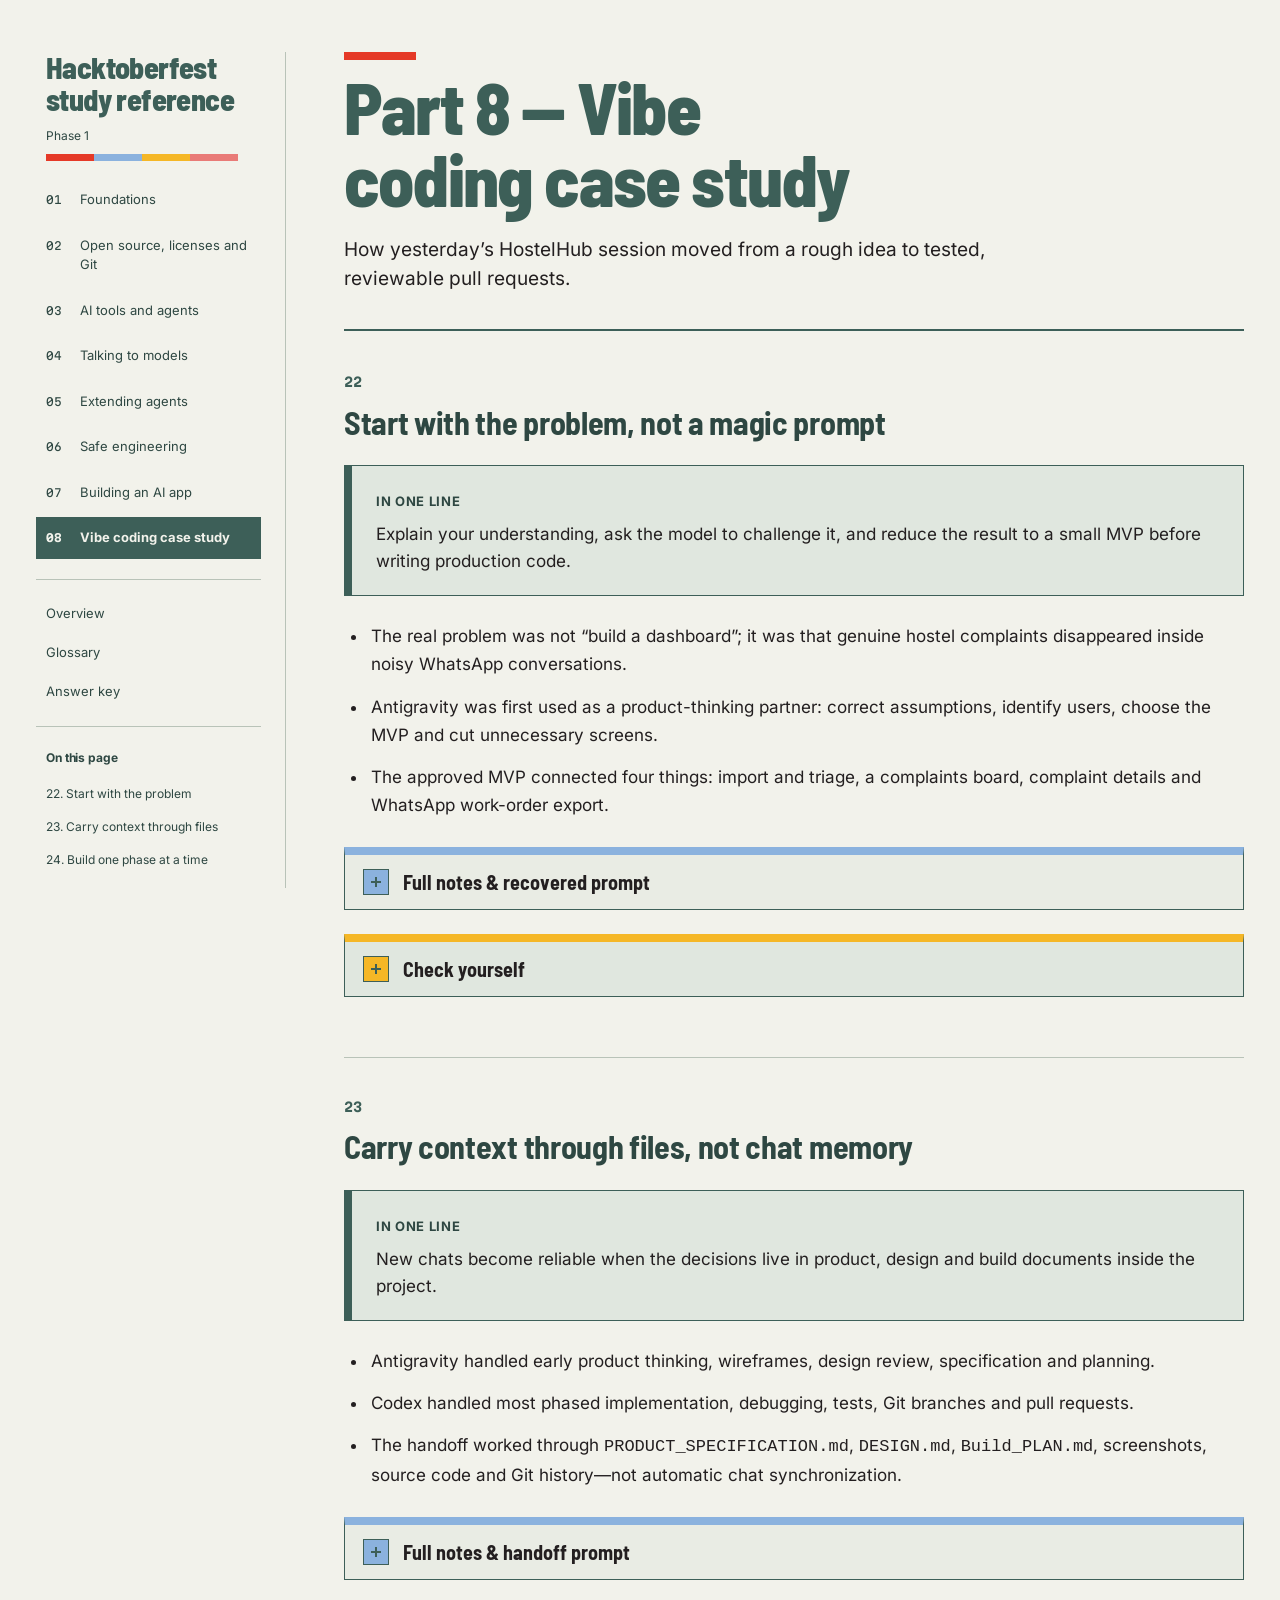
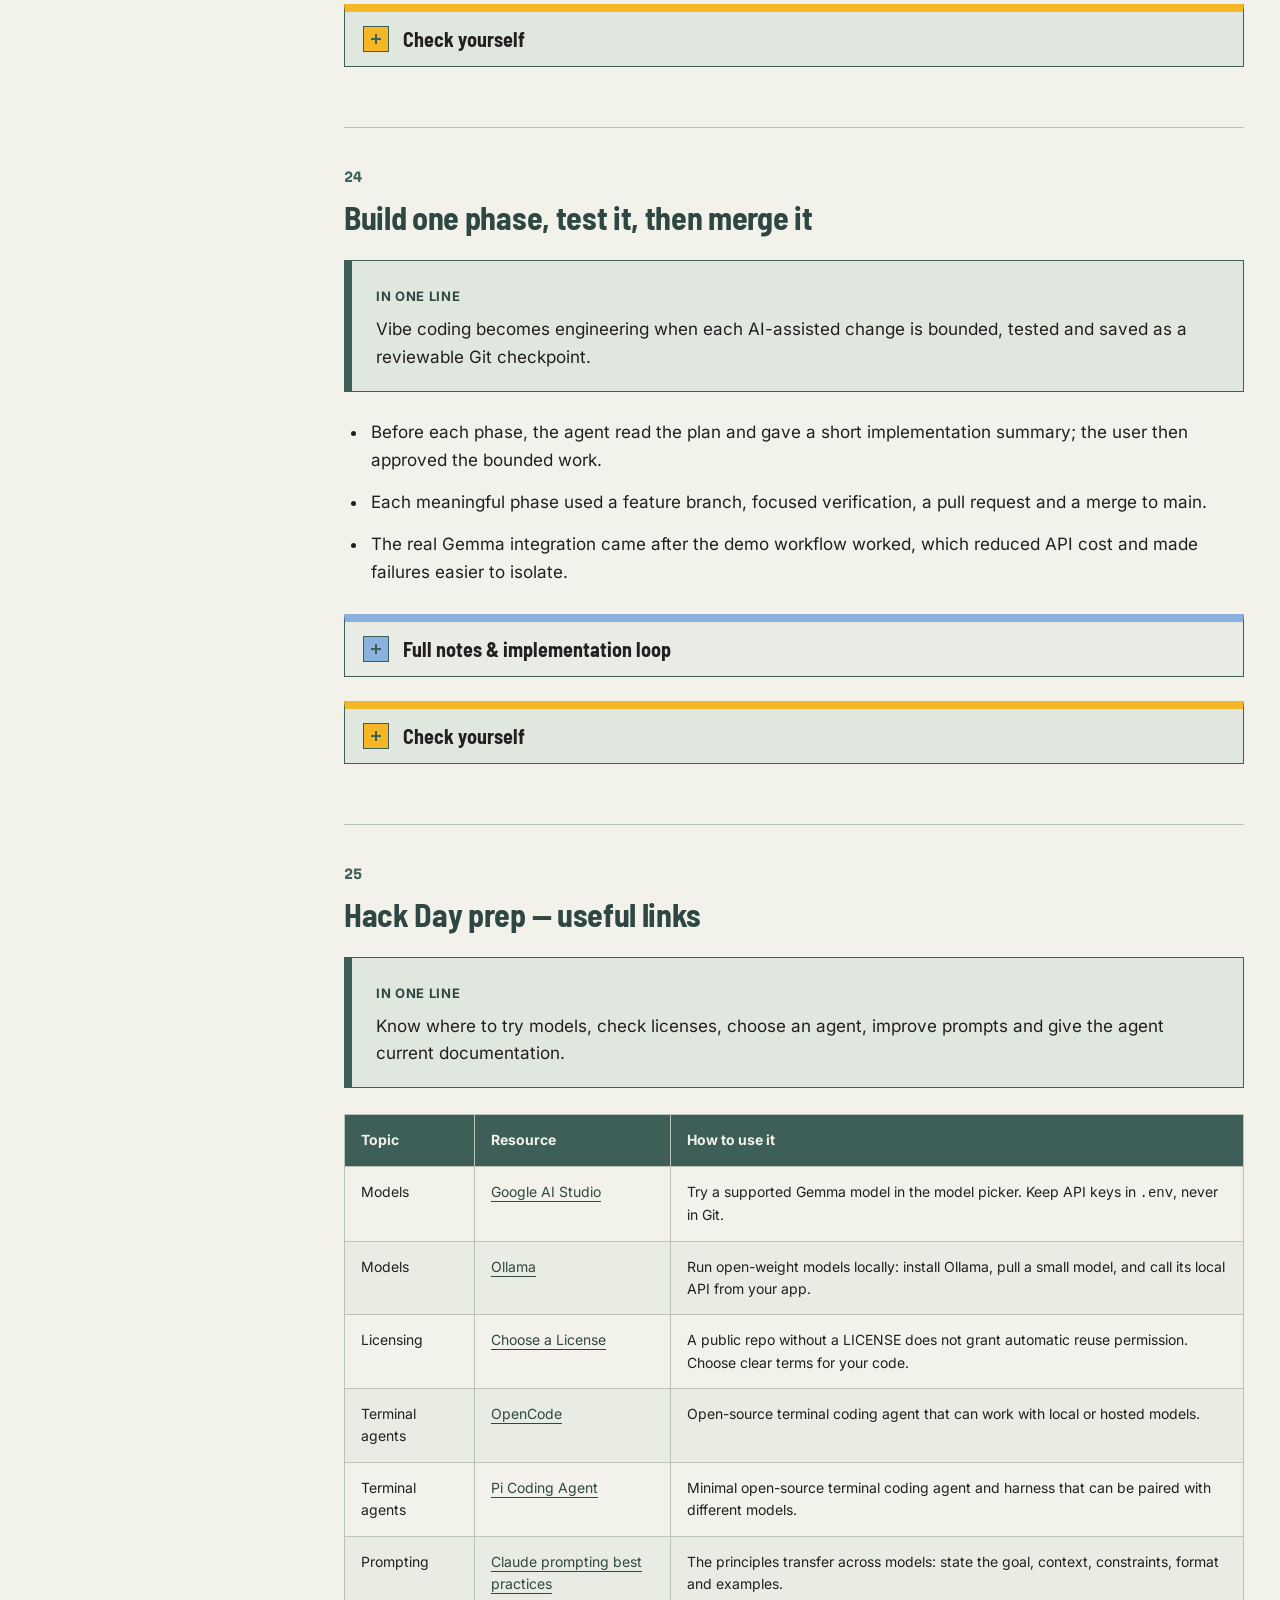
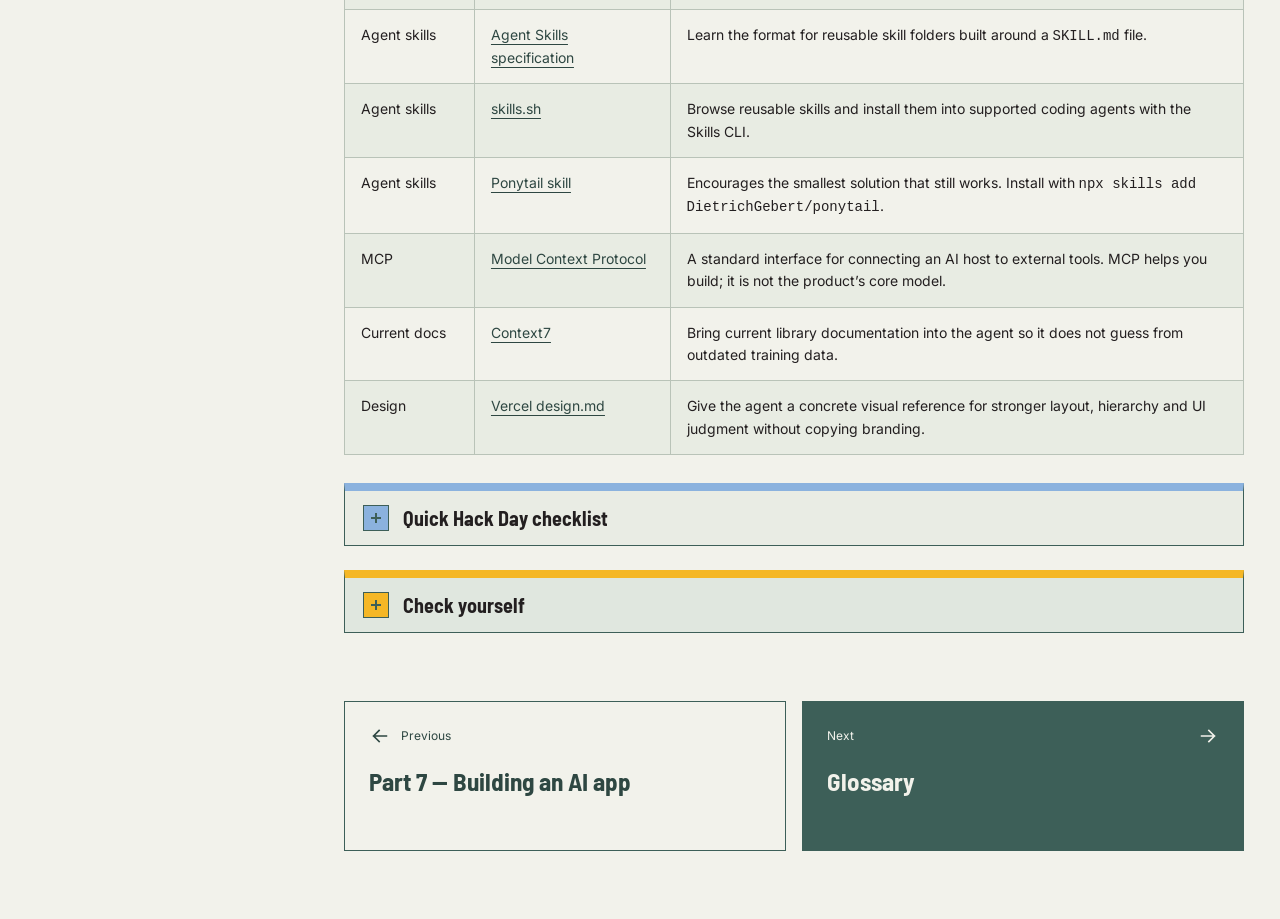
<file: part-8.html>
<!doctype html><html lang="en">
<head><meta charset="utf-8"><meta name="viewport" content="width=device-width,initial-scale=1"><title>Part 8 — Vibe coding case study · Hacktoberfest study reference</title><meta name="description" content="A practical coding-session case study: problem framing, design artifacts, phased implementation and Hack Day resources."><link rel="stylesheet" href="assets/style.css"><script src="assets/site.js" defer></script></head>
<body><a class="skip" href="#main">Skip to content</a><div class="layout">
<aside aria-label="Study navigation"><a class="site-name" href="index.html">Hacktoberfest<br> study reference<span class="site-phase">Phase 1</span></a><details class="sidebar-menu" open><summary>Contents</summary><div class="sidebar-panel">
<nav class="part-nav" aria-label="Study Parts"><a href="part-1.html"><span class="nav-number">01</span><span>Foundations</span></a><a href="part-2.html"><span class="nav-number">02</span><span>Open source, licenses and Git</span></a><a href="part-3.html"><span class="nav-number">03</span><span>AI tools and agents</span></a><a href="part-4.html"><span class="nav-number">04</span><span>Talking to models</span></a><a href="part-5.html"><span class="nav-number">05</span><span>Extending agents</span></a><a href="part-6.html"><span class="nav-number">06</span><span>Safe engineering</span></a><a href="part-7.html"><span class="nav-number">07</span><span>Building an AI app</span></a><a href="part-8.html" aria-current="page"><span class="nav-number">08</span><span>Vibe coding case study</span></a></nav>
<nav class="reference-nav" aria-label="Reference pages"><a href="index.html">Overview</a><a href="glossary.html">Glossary</a><a href="answers.html">Answer key</a></nav>
<nav class="page-toc" aria-label="On this page"><h2>On this page</h2><a href="#section-22">22. Start with the problem</a><a href="#section-23">23. Carry context through files</a><a href="#section-24">24. Build one phase at a time</a><a href="#section-25">25. Hack Day prep links</a></nav></div></details></aside>
<main id="main">
<div class="page-heading"><h1>Part 8 — Vibe coding case study</h1><p>How yesterday’s HostelHub session moved from a rough idea to tested, reviewable pull requests.</p></div>
<section id="section-22"><h2><span class="section-no">22</span> Start with the problem, not a magic prompt</h2><div class="one-line"><strong>In one line</strong><p>Explain your understanding, ask the model to challenge it, and reduce the result to a small MVP before writing production code.</p></div><ul class="key-points"><li>The real problem was not “build a dashboard”; it was that genuine hostel complaints disappeared inside noisy WhatsApp conversations.</li><li>Antigravity was first used as a product-thinking partner: correct assumptions, identify users, choose the MVP and cut unnecessary screens.</li><li>The approved MVP connected four things: import and triage, a complaints board, complaint details and WhatsApp work-order export.</li></ul><details class="full-notes"><summary>Full notes &amp; recovered prompt</summary><p>The session began with a long explanation of how students report problems, why P0 issues can still be missed, and how a warden might paste a chat dump into a new tool. That explanation was more useful than asking an agent to “make an app” because it gave the model a problem to evaluate.</p><h3>A cleaner version of the opening prompt</h3><div class="code"><button type="button" class="copy" aria-label="Copy code">Copy</button><pre tabindex="0"><code>I am building a student project for hostel issue management.

Students report maintenance problems in a busy WhatsApp group. Genuine
complaints are mixed with casual chat, some messages omit the room number,
and urgent issues can be missed.

My idea is to let a warden paste a chat dump, extract genuine complaints,
assign category and priority, and track them on a board.

Do not simply agree with me. Tell me:
1. What have I understood correctly?
2. Which assumptions are weak or incorrect?
3. What is the smallest demo-ready MVP?
4. What should be deferred?

Do not build the application yet.</code></pre></div><p>This produced a product verdict before implementation. It also exposed an important wording correction: Gemma should be described as an <strong>open-weight model</strong>, while the API platform and exact model ID should be recorded separately.</p></details><details class="check"><summary>Check yourself</summary><ol><li><p><strong>Why is “build me a hostel dashboard” a weak first prompt?</strong></p><details class="answer-reveal"><summary>Reveal answer</summary><div class="answer">It describes a screen, not the real users, pain points, workflow, constraints or definition of success.</div></details></li><li><p><strong>What four capabilities formed the approved MVP?</strong></p><details class="answer-reveal"><summary>Reveal answer</summary><div class="answer">Import and triage, complaints board, complaint details, and WhatsApp work-order export.</div></details></li></ol></details></section>
<section id="section-23"><h2><span class="section-no">23</span> Carry context through files, not chat memory</h2><div class="one-line"><strong>In one line</strong><p>New chats become reliable when the decisions live in product, design and build documents inside the project.</p></div><ul class="key-points"><li>Antigravity handled early product thinking, wireframes, design review, specification and planning.</li><li>Codex handled most phased implementation, debugging, tests, Git branches and pull requests.</li><li>The handoff worked through <code>PRODUCT_SPECIFICATION.md</code>, <code>DESIGN.md</code>, <code>Build_PLAN.md</code>, screenshots, source code and Git history—not automatic chat synchronization.</li></ul><details class="full-notes"><summary>Full notes &amp; handoff prompt</summary><p>The first Antigravity conversation created the product direction and phased plan. A second Antigravity conversation initialized the project. The implementation later continued in Codex. Each tool could inspect the same project files, so the documents became the shared memory.</p><h3>Reliable new-chat handoff</h3><div class="code"><button type="button" class="copy" aria-label="Copy code">Copy</button><pre tabindex="0"><code>Read these before doing anything:
- PRODUCT_SPECIFICATION.md
- DESIGN.md
- Build_PLAN.md
- the supplied design screenshots
- the existing source and Git status

Summarize the current scope and the requested phase. Point out any conflict
between the documents and the code. Then implement only Phase [number].
Do not start the next phase automatically.</code></pre></div><p>Project evidence is available in the <a href="https://github.com/shinchan068/Hostel-Demo" target="_blank" rel="noreferrer">Hostel-Demo repository</a>. The completed phase branches were reviewed through <a href="https://github.com/shinchan068/Hostel-Demo/pulls?q=is%3Apr+is%3Aclosed" target="_blank" rel="noreferrer">the project’s pull requests</a>.</p></details><details class="check"><summary>Check yourself</summary><ol><li><p><strong>Which three documents carried the main product context?</strong></p><details class="answer-reveal"><summary>Reveal answer</summary><div class="answer">PRODUCT_SPECIFICATION.md, DESIGN.md and Build_PLAN.md.</div></details></li><li><p><strong>Did Antigravity and Codex need automatic chat synchronization?</strong></p><details class="answer-reveal"><summary>Reveal answer</summary><div class="answer">No. They recovered the important context from shared project files, source code and Git history.</div></details></li></ol></details></section>
<section id="section-24"><h2><span class="section-no">24</span> Build one phase, test it, then merge it</h2><div class="one-line"><strong>In one line</strong><p>Vibe coding becomes engineering when each AI-assisted change is bounded, tested and saved as a reviewable Git checkpoint.</p></div><ul class="key-points"><li>Before each phase, the agent read the plan and gave a short implementation summary; the user then approved the bounded work.</li><li>Each meaningful phase used a feature branch, focused verification, a pull request and a merge to main.</li><li>The real Gemma integration came after the demo workflow worked, which reduced API cost and made failures easier to isolate.</li></ul><details class="full-notes"><summary>Full notes &amp; implementation loop</summary><div class="code"><button type="button" class="copy" aria-label="Copy code">Copy</button><pre tabindex="0"><code>Choose one phase
      ↓
Read spec + design + existing code
      ↓
Summarize the intended change
      ↓
Create a feature branch
      ↓
Implement the smallest complete phase
      ↓
Run focused tests and browser checks
      ↓
Push → pull request → review → merge
      ↓
Start the next phase</code></pre></div><h3>A reusable implementation prompt</h3><div class="code"><button type="button" class="copy" aria-label="Copy code">Copy</button><pre tabindex="0"><code>Read PRODUCT_SPECIFICATION.md, DESIGN.md, Build_PLAN.md and the existing code.

Implement only Phase [number/name]. Before editing, summarize your approach
in four bullets.

Preserve existing behavior, reuse current components, do not add deferred
features, keep secrets server-side, and run the smallest relevant tests.
Report the changed files, verification evidence and any manual checks.</code></pre></div><p>The repository records seven merged pull requests covering import and triage, planning updates, complaint details, work-order export, Gemma integration, polish and the Overview dashboard.</p><p>When debugging, replace a vague “fix it” with the error, reproduction steps, expected behavior and a request for the smallest correct change.</p></details><details class="check"><summary>Check yourself</summary><ol><li><p><strong>Why was the real model connected after the demo workflow?</strong></p><details class="answer-reveal"><summary>Reveal answer</summary><div class="answer">The UI and data flow could be built and tested without spending model quota, and API failures stayed isolated to one later phase.</div></details></li><li><p><strong>What should happen before a phase is merged?</strong></p><details class="answer-reveal"><summary>Reveal answer</summary><div class="answer">The bounded feature should be implemented, tested, reviewed in a pull request and checked against its acceptance criteria.</div></details></li></ol></details></section>
<section id="section-25"><h2><span class="section-no">25</span> Hack Day prep — useful links</h2><div class="one-line"><strong>In one line</strong><p>Know where to try models, check licenses, choose an agent, improve prompts and give the agent current documentation.</p></div><div class="table-wrap" tabindex="0" role="region" aria-label="Hack Day preparation links"><table><thead><tr><th scope="col">Topic</th><th scope="col">Resource</th><th scope="col">How to use it</th></tr></thead><tbody><tr><td>Models</td><td><a href="https://aistudio.google.com/" target="_blank" rel="noreferrer">Google AI Studio</a></td><td>Try a supported Gemma model in the model picker. Keep API keys in <code>.env</code>, never in Git.</td></tr><tr><td>Models</td><td><a href="https://ollama.com/" target="_blank" rel="noreferrer">Ollama</a></td><td>Run open-weight models locally: install Ollama, pull a small model, and call its local API from your app.</td></tr><tr><td>Licensing</td><td><a href="https://choosealicense.com/" target="_blank" rel="noreferrer">Choose a License</a></td><td>A public repo without a LICENSE does not grant automatic reuse permission. Choose clear terms for your code.</td></tr><tr><td>Terminal agents</td><td><a href="https://opencode.ai/" target="_blank" rel="noreferrer">OpenCode</a></td><td>Open-source terminal coding agent that can work with local or hosted models.</td></tr><tr><td>Terminal agents</td><td><a href="https://pi.dev/" target="_blank" rel="noreferrer">Pi Coding Agent</a></td><td>Minimal open-source terminal coding agent and harness that can be paired with different models.</td></tr><tr><td>Prompting</td><td><a href="https://docs.anthropic.com/en/docs/build-with-claude/prompt-engineering/claude-prompting-best-practices" target="_blank" rel="noreferrer">Claude prompting best practices</a></td><td>The principles transfer across models: state the goal, context, constraints, format and examples.</td></tr><tr><td>Agent skills</td><td><a href="https://agentskills.io/" target="_blank" rel="noreferrer">Agent Skills specification</a></td><td>Learn the format for reusable skill folders built around a <code>SKILL.md</code> file.</td></tr><tr><td>Agent skills</td><td><a href="https://www.skills.sh/" target="_blank" rel="noreferrer">skills.sh</a></td><td>Browse reusable skills and install them into supported coding agents with the Skills CLI.</td></tr><tr><td>Agent skills</td><td><a href="https://github.com/DietrichGebert/ponytail" target="_blank" rel="noreferrer">Ponytail skill</a></td><td>Encourages the smallest solution that still works. Install with <code>npx skills add DietrichGebert/ponytail</code>.</td></tr><tr><td>MCP</td><td><a href="https://modelcontextprotocol.io/" target="_blank" rel="noreferrer">Model Context Protocol</a></td><td>A standard interface for connecting an AI host to external tools. MCP helps you build; it is not the product’s core model.</td></tr><tr><td>Current docs</td><td><a href="https://context7.com/" target="_blank" rel="noreferrer">Context7</a></td><td>Bring current library documentation into the agent so it does not guess from outdated training data.</td></tr><tr><td>Design</td><td><a href="https://vercel.com/design.md" target="_blank" rel="noreferrer">Vercel design.md</a></td><td>Give the agent a concrete visual reference for stronger layout, hierarchy and UI judgment without copying branding.</td></tr></tbody></table></div><details class="full-notes"><summary>Quick Hack Day checklist</summary><ul><li>Record the exact model ID, provider, source URL and model terms.</li><li>Add an application LICENSE and keep secrets out of Git.</li><li>Create <code>.env.example</code> with fake placeholder values.</li><li>Give your coding agent the specification, design rules and current library docs.</li><li>Build one working end-to-end path before adding extra screens.</li><li>Test new input, missing information, invalid model output, timeouts and empty states.</li><li>Make sure you can explain every important choice without the agent.</li></ul></details><details class="check"><summary>Check yourself</summary><ol><li><p><strong>Which resource helps you choose an application license?</strong></p><details class="answer-reveal"><summary>Reveal answer</summary><div class="answer">Choose a License at choosealicense.com.</div></details></li><li><p><strong>What is Context7 useful for?</strong></p><details class="answer-reveal"><summary>Reveal answer</summary><div class="answer">It supplies current library documentation so the agent is less likely to guess outdated APIs.</div></details></li><li><p><strong>Does MCP replace the open-weight model used by your product?</strong></p><details class="answer-reveal"><summary>Reveal answer</summary><div class="answer">No. MCP connects the agent or app to tools; the product’s model is a separate architectural choice.</div></details></li></ol></details></section>
<nav class="pager" aria-label="Previous and next pages"><a class="page-prev" rel="prev" href="part-7.html"><span class="pager-direction"><svg viewBox="0 0 24 24" width="22" height="22" aria-hidden="true" focusable="false"><path d="M5 12h14m-6-6 6 6-6 6" fill="none" stroke="currentColor" stroke-width="1.8" stroke-linecap="square"/></svg><small>Previous</small></span><strong>Part 7 — Building an AI app</strong></a><a class="page-next" rel="next" href="glossary.html"><span class="pager-direction"><small>Next</small><svg viewBox="0 0 24 24" width="22" height="22" aria-hidden="true" focusable="false"><path d="M5 12h14m-6-6 6 6-6 6" fill="none" stroke="currentColor" stroke-width="1.8" stroke-linecap="square"/></svg></span><strong>Glossary</strong></a></nav></main></div><p id="copy-status" class="sr-only" role="status" aria-live="polite"></p></body></html>
</file>
<file: assets/style.css>
@import url('fonts.css');
:root{--forest:#3d5f58;--deep:#2e4742;--ink:#231f20;--paper:#f2f2eb;--sky:#8bb2de;--ochre:#f5b726;--pink:#e97b77;--orange:#e53927;--maroon:#671912;--line:#b9c3b8;color-scheme:light;font-family:Inter,Arial,sans-serif;color:var(--ink);background:var(--paper);font-size:16px;line-height:1.65;scroll-padding-top:32px;scrollbar-color:var(--forest) var(--paper)}
*{box-sizing:border-box}body{margin:0}a{color:var(--deep);text-underline-offset:4px}a:hover{text-decoration-thickness:2px}button,input{font:inherit}button,a,input,summary{-webkit-tap-highlight-color:transparent}button,summary{cursor:pointer}a:focus-visible,button:focus-visible,summary:focus-visible,input:focus-visible,pre:focus-visible,.table-wrap:focus-visible{outline:3px solid var(--maroon);outline-offset:4px}::selection{background:var(--pink);color:var(--ink)}[hidden]{display:none!important}.skip{position:fixed;top:-100px;left:16px;z-index:20;background:var(--ochre);padding:12px}.skip:focus{top:12px}.sr-only{position:absolute;width:1px;height:1px;padding:0;overflow:hidden;clip-path:inset(50%);white-space:nowrap}
.layout{display:grid;grid-template-columns:250px minmax(0,1fr);gap:58px;max-width:1360px;margin:0 auto;padding:52px 36px 72px}aside{align-self:start;position:sticky;top:32px;max-height:calc(100vh - 64px);overflow:auto;padding:0 24px 8px 0;border-right:1px solid var(--line);scrollbar-width:thin}.site-name{display:block;position:relative;font-family:'Barlow Semi Condensed','Arial Narrow',Arial,sans-serif;font-size:30px;line-height:1.05;font-weight:800;letter-spacing:-.02em;text-decoration:none;color:var(--forest);padding:0 10px 34px}.site-name::after{content:'';position:absolute;left:10px;bottom:18px;width:48px;height:7px;background:var(--orange);box-shadow:48px 0 0 var(--sky),96px 0 0 var(--ochre),144px 0 0 var(--pink)}.site-phase{display:block;margin-top:12px;font:400 12px/1.5 Inter,Arial,sans-serif;letter-spacing:0;color:var(--deep)}.sidebar-menu{border:0}.sidebar-menu>summary{display:none}.sidebar-panel nav{display:flex;flex-direction:column}.part-nav{gap:4px}.part-nav a{display:grid;grid-template-columns:24px 1fr;gap:10px;align-items:start;padding:11px 10px;color:var(--deep);font-size:13px;line-height:1.5;text-decoration:none}.nav-number{font-family:'Martian Mono',monospace;font-size:11px;padding-top:2px}.part-nav a:hover,.reference-nav a:hover,.page-toc a:hover{background:#e0e7df}.part-nav a[aria-current="page"]{background:var(--forest);color:var(--paper);font-weight:700}.part-nav a[aria-current="page"]:focus-visible{outline-color:var(--maroon)}.reference-nav{margin-top:20px;padding:14px 0;border-block:1px solid var(--line)}.reference-nav a{padding:9px 10px;font-size:13px;text-decoration:none}.reference-nav a[aria-current="page"]{font-weight:700;text-decoration:underline;text-decoration-color:var(--forest);text-decoration-thickness:2px}.page-toc{padding-top:22px}.page-toc h2{font:700 12px/1.5 Inter,Arial,sans-serif;color:var(--deep);margin:0 10px 10px}.page-toc a{font-size:12px;line-height:1.6;padding:7px 10px;text-decoration:none}.page-toc a[aria-current="location"]{font-weight:700;text-decoration:underline}
main{min-width:0;max-width:900px}.page-heading{position:relative;padding:18px 0 36px;border-bottom:2px solid var(--forest);margin-bottom:44px}.page-heading::before{content:'';position:absolute;left:0;top:0;width:72px;height:8px;background:var(--orange)}.page-heading h1{font-family:'Barlow Semi Condensed','Arial Narrow',Arial,sans-serif;font-size:clamp(42px,5.3vw,72px);line-height:1;letter-spacing:-.025em;max-width:820px;color:var(--forest);margin:0 0 22px;font-weight:800;text-wrap:balance}.page-heading>p{font-size:19px;line-height:1.5;max-width:55ch;margin:0}h2,h3{line-height:1.2;text-wrap:balance}h2{font-family:'Barlow Semi Condensed','Arial Narrow',Arial,sans-serif;font-weight:700;font-size:32px;letter-spacing:-.01em;margin:0 0 24px;color:var(--deep)}h3{font-size:19px;margin:32px 0 12px}p{margin:0 0 18px}section{scroll-margin-top:32px;margin-bottom:60px}section+section{padding-top:42px;border-top:1px solid var(--line)}.section-no{font-family:'Martian Mono',monospace;display:block;color:var(--forest);font-size:13px;margin-bottom:12px}ul,ol{padding-left:24px;margin:16px 0 24px}li{margin:9px 0;padding-left:3px}.one-line{padding:20px 24px;background:#e0e7df;border:1px solid var(--forest);border-left:8px solid var(--forest);margin:0 0 26px}.one-line>strong{font-size:13px;color:var(--deep);text-transform:uppercase;letter-spacing:.05em}.one-line p{margin:7px 0 0;line-height:1.6}.key-points{margin:0 0 28px}.key-points li{margin:14px 0}#start{position:relative;background:var(--forest);color:var(--paper);padding:38px 40px 42px;border:2px solid var(--ink);box-shadow:8px 8px 0 var(--ochre)}#start::after{content:'';position:absolute;right:0;top:0;width:18px;height:72px;background:var(--orange)}#start h2{color:var(--paper);max-width:18ch}#start p{max-width:67ch}.primary{background:var(--pink);border:2px solid var(--ink);color:var(--ink);font-weight:700;display:inline-flex;gap:25px;padding:12px 18px;text-decoration:none;box-shadow:4px 4px 0 var(--maroon);margin:10px 0 26px}.primary:hover{background:var(--ochre)}.color-blocks{display:flex;max-width:280px;height:18px;margin-top:12px}.color-blocks i{flex:1;background:var(--orange)}.color-blocks i:nth-child(2){background:var(--sky)}.color-blocks i:nth-child(3){background:var(--ochre)}.color-blocks i:nth-child(4){background:var(--pink)}.cards{display:grid;grid-template-columns:repeat(2,minmax(0,1fr));gap:18px}.part-card{display:flex;flex-direction:column;position:relative;padding:30px 25px 25px;background:var(--paper);border:1.5px solid var(--forest);border-top-width:9px;text-decoration:none;color:var(--ink)}.part-card:nth-child(1){background:var(--sky);border-top-color:var(--orange)}.part-card:nth-child(2){border-top-color:var(--pink)}.part-card:nth-child(3){background:#e0e7df;border-top-color:var(--sky)}.part-card:nth-child(4){background:var(--ochre);border-top-color:var(--maroon)}.part-card:nth-child(5){background:var(--pink);border-top-color:var(--orange)}.part-card:nth-child(6){border-top-color:var(--ochre)}.part-card:nth-child(7){background:#e0e7df;border-top-color:var(--sky)}.part-card:nth-child(8){background:var(--forest);border-color:var(--forest);border-top-color:var(--orange);color:var(--paper)}.part-card:hover{border-color:var(--maroon);background:#e4e9e0;color:var(--ink)}.part-card h3{font-family:'Barlow Semi Condensed',Arial,sans-serif;font-size:31px;line-height:1.08;margin:18px 0 12px}.part-card p{font-size:14px;line-height:1.6;margin-bottom:24px}.part-number{font-family:'Martian Mono',monospace;font-size:11px;line-height:1.7}.card-link{font-weight:700;font-size:13px;margin-top:auto;display:flex;justify-content:space-between}.part-card:last-child{grid-column:1/-1}.part-card:last-child h3{margin-top:14px}
/* Native disclosures keep keyboard and no-script behavior; authored markers match the brand. */
details{border:0}summary{list-style:none;min-height:52px;display:flex;align-items:center;gap:14px;font-size:14px;font-weight:700;line-height:1.5}summary::-webkit-details-marker{display:none}summary::before{content:'';flex:0 0 24px;width:24px;height:24px;border:1px solid var(--forest);background:linear-gradient(var(--forest),var(--forest)) center/10px 2px no-repeat,linear-gradient(var(--forest),var(--forest)) center/2px 10px no-repeat,var(--paper)}details[open]>summary::before{background:linear-gradient(var(--forest),var(--forest)) center/10px 2px no-repeat,var(--ochre)}summary:hover{color:var(--maroon)}.full-notes{margin-top:28px;border:1px solid var(--forest);border-top:8px solid var(--sky);background:var(--paper)}.full-notes>summary{padding:14px 18px;background:#e9ece4;font:700 20px/1.2 'Barlow Semi Condensed','Arial Narrow',Arial,sans-serif}.full-notes>summary::before{border-color:var(--forest);background:linear-gradient(var(--forest),var(--forest)) center/10px 2px no-repeat,linear-gradient(var(--forest),var(--forest)) center/2px 10px no-repeat,var(--sky)}.full-notes>summary:hover{background:var(--sky);color:var(--ink)}.full-notes[open]{padding:0 22px 20px}.full-notes[open]>summary{margin:0 -22px 20px;border-bottom:1px solid var(--forest);background:var(--sky)}.full-notes[open]>summary::before{background:linear-gradient(var(--forest),var(--forest)) center/10px 2px no-repeat,var(--sky)}.check{margin-top:24px;border:1px solid var(--forest);border-top:8px solid var(--ochre);background:var(--paper)}.check>summary{padding:14px 18px;background:#e0e7df;font:700 20px/1.2 'Barlow Semi Condensed','Arial Narrow',Arial,sans-serif}.check>summary::before{border-color:var(--forest);background:linear-gradient(var(--forest),var(--forest)) center/10px 2px no-repeat,linear-gradient(var(--forest),var(--forest)) center/2px 10px no-repeat,var(--ochre)}.check>summary:hover{background:var(--ochre);color:var(--ink)}.check[open]>summary{border-bottom:1px solid var(--forest);background:var(--ochre)}.check[open]>summary::before{background:linear-gradient(var(--forest),var(--forest)) center/10px 2px no-repeat,var(--ochre)}.check>ol{padding:2px 24px 0 45px;margin:20px 0}.check>ol>li{margin:0 0 26px;padding-left:5px}.check>ol>li:last-child{margin-bottom:18px}.check li p{margin:0 0 12px}.check>p{padding:22px 20px 0}.answer-reveal{margin:0;border:0}.answer-reveal>summary{display:inline-flex;min-height:40px;font-size:12px;gap:9px;color:var(--deep);font-weight:700;padding:4px 0}.answer-reveal>summary::before{width:18px;height:18px;flex-basis:18px;background-size:8px 2px,2px 8px}.answer-reveal[open]>summary::before{background:linear-gradient(var(--forest),var(--forest)) center/8px 2px no-repeat,var(--ochre)}.answer{background:#e6e9df;padding:16px 18px;margin-top:8px;color:var(--deep);line-height:1.65;font-size:15px}.check>.answer-reveal{margin:0 20px 20px}
.code{display:grid;grid-template-columns:1fr auto;margin:24px 0;background:var(--deep);color:var(--paper);border:1px solid var(--forest)}.code::before{content:'CODE';align-self:center;padding:12px 0 10px 18px;font:700 10px/1 'Martian Mono',Consolas,monospace;letter-spacing:.12em;color:var(--sky)}.code pre{grid-column:1/-1;overflow:auto;line-height:1.65;padding:18px 22px 22px;margin:0;border-top:1px solid rgba(242,242,235,.28);tab-size:2;font-size:13px;scrollbar-color:var(--sky) var(--deep)}.code code{font-family:'Martian Mono',Consolas,monospace;font-size:12px}.copy{position:static;align-self:center;min-width:74px;margin:7px 9px 7px 0;border:1px solid var(--paper);background:var(--forest);color:var(--paper);font-size:12px;line-height:1.4;padding:7px 12px}.copy:hover{background:var(--paper);color:var(--ink)}.copy:focus-visible{outline-color:var(--ochre)}.table-wrap{overflow:auto;margin:24px 0;max-width:100%}table{border-collapse:collapse;width:100%;font-size:14px;line-height:1.6}th,td{padding:14px 16px;border:1px solid var(--line);text-align:left;vertical-align:top;min-width:120px}th{background:var(--forest);color:var(--paper);font-weight:700}tr:nth-child(even){background:#e8ece3}.diagrams{display:grid;grid-template-columns:repeat(auto-fit,minmax(245px,1fr));gap:20px;margin:28px 0}.diagram{margin:0;background:#e9ece4;border:1px solid var(--line);padding:16px;display:flex;flex-direction:column;align-items:center}.diagram>div{width:100%;max-width:360px}.diagram svg{display:block;width:100%;height:auto}.diagram figcaption{font-size:13px;line-height:1.6;max-width:56ch;margin:12px 0 0;align-self:stretch}.diagram figcaption strong{display:inline-block;margin-bottom:5px}
.pager{display:grid;grid-template-columns:minmax(0,1fr) minmax(0,1fr);gap:16px;padding-top:8px;margin-top:12px}.pager>a,.pager-start{display:flex;flex-direction:column;align-items:flex-start;gap:20px;padding:23px 24px;min-height:150px;border:1px solid var(--forest);text-decoration:none;color:var(--deep)}.pager-direction{display:flex;align-items:center;gap:10px;width:100%}.pager-direction small,.pager-start small{font-size:12px;font-weight:400;line-height:1.5}.page-prev .pager-direction svg{transform:rotate(180deg)}.pager strong{font-family:'Barlow Semi Condensed',Arial,sans-serif;font-size:25px;line-height:1.15;font-weight:700;text-wrap:balance}.pager>a.page-next{background:var(--forest);color:var(--paper)}.page-next .pager-direction{justify-content:space-between}.pager>a:hover{background:#e0e7df}.pager>a.page-next:hover{background:var(--deep)}.pager>a.page-next:focus-visible{outline-color:var(--maroon)}.pager-start{border-color:var(--line);justify-content:center;gap:10px}.pager-start>span{font-size:13px;max-width:22ch}.glossary{margin:20px 0}.term{display:grid;grid-template-columns:180px 1fr;gap:22px;border-bottom:1px solid var(--line);padding:16px 0}.term dt{font-weight:700}.term dd{margin:0}.search-label{display:block;font-size:14px;font-weight:700;margin-bottom:8px}input[type=search]{width:100%;padding:13px 16px;border:1.5px solid var(--forest);background:var(--paper);color:var(--ink);border-radius:0}input::placeholder{color:var(--forest);opacity:1}#term-count{font-size:12px;margin-top:8px;color:var(--deep)}
@media(min-width:1200px){main{font-size:17px}.page-heading h1{font-size:72px}}
@media(max-width:1000px) and (min-width:821px){.layout{grid-template-columns:210px minmax(0,1fr);gap:32px;padding-inline:24px}.site-name{font-size:27px}.pager>a,.pager-start{padding:20px 18px}.pager strong{font-size:22px}}
@media(max-width:820px){:root{scroll-padding-top:130px}.layout{display:block;padding:0 22px 48px}aside{position:sticky;top:0;z-index:4;max-height:none;overflow:visible;background:var(--paper);border-right:0;border-bottom:1px solid var(--forest);padding:16px 0;margin:0 0 32px;display:grid;grid-template-columns:minmax(0,1fr) auto;gap:16px;align-items:center}.site-name{font-size:25px;padding:0;line-height:1.05}.site-name::after{display:none}.site-name br{display:none}.site-name br::after{content:' '}.site-phase{font-size:11px;margin-top:5px}.sidebar-menu>summary{display:flex;border:1px solid var(--forest);padding:8px 12px;min-height:44px;font-size:12px;gap:10px}.sidebar-menu>summary::before{width:18px;height:18px;flex-basis:18px;background-size:8px 2px,2px 8px}.sidebar-menu[open]>summary{background:var(--ochre)}.sidebar-menu[open]>summary::before{background:linear-gradient(var(--forest),var(--forest)) center/8px 2px no-repeat,var(--ochre)}.sidebar-panel{position:absolute;top:100%;left:0;right:0;max-height:70vh;overflow:auto;overscroll-behavior:contain;background:var(--paper);border:1px solid var(--forest);border-top:0;padding:18px 14px 24px}.sidebar-panel .part-nav a{font-size:14px}.page-heading h1{font-size:52px}.page-heading{margin-bottom:32px;padding-bottom:28px}.page-heading>p{font-size:17px}h2{font-size:29px}.diagram>div{max-width:350px}section{scroll-margin-top:130px}.term{grid-template-columns:145px 1fr;gap:16px}}
@media(max-width:520px){.layout{padding-inline:18px}aside{gap:12px;padding:16px 0}.site-name{font-size:23px;max-width:210px}.site-name br{display:block}.sidebar-menu>summary{padding:9px 10px;gap:8px}.page-heading{padding-top:16px}.page-heading::before{width:54px;height:7px}.page-heading h1{font-size:43px}#start{padding:30px 24px 34px;box-shadow:6px 6px 0 var(--ochre)}#start::after{width:12px;height:52px}.cards{grid-template-columns:1fr}.part-card:last-child{grid-column:auto}.part-card{padding:25px 23px 23px}.one-line{padding:18px;border-left-width:6px}.full-notes>summary,.check>summary{padding:13px 14px;font-size:19px}.full-notes[open]{padding-inline:16px}.full-notes[open]>summary{margin-inline:-16px}.check>ol{padding-left:37px;padding-right:16px}.check>p{padding-inline:16px}.check>.answer-reveal{margin-inline:16px}.term{display:block}.term dd{margin-top:5px}.diagrams{display:block}.diagram{margin-bottom:20px;padding:10px}.pager{grid-template-columns:1fr;gap:12px}.pager>a{min-height:118px;padding:20px;gap:16px}.pager strong{font-size:25px}.pager-start{display:none}h2{font-size:28px}.full-notes{font-size:15px}.table-wrap table{font-size:13px}.code::before{padding-left:14px}.code pre{padding:16px 14px 18px}.copy{min-width:68px;padding-inline:10px}section{margin-bottom:44px}section+section{padding-top:32px}}
@media(prefers-reduced-motion:no-preference){a,button,summary{transition:background-color 130ms ease-out}}
@media print{aside,.pager,.copy,.skip{display:none}.layout{display:block;padding:0}main{max-width:none}.page-heading h1{font-size:36px}.check{break-inside:avoid}.diagram{break-inside:avoid}a{color:inherit}.full-notes>summary{display:none}.full-notes::details-content{display:block}.code pre{white-space:pre-wrap;color:#231f20}.code{background:#f2f2eb}}
</file>
